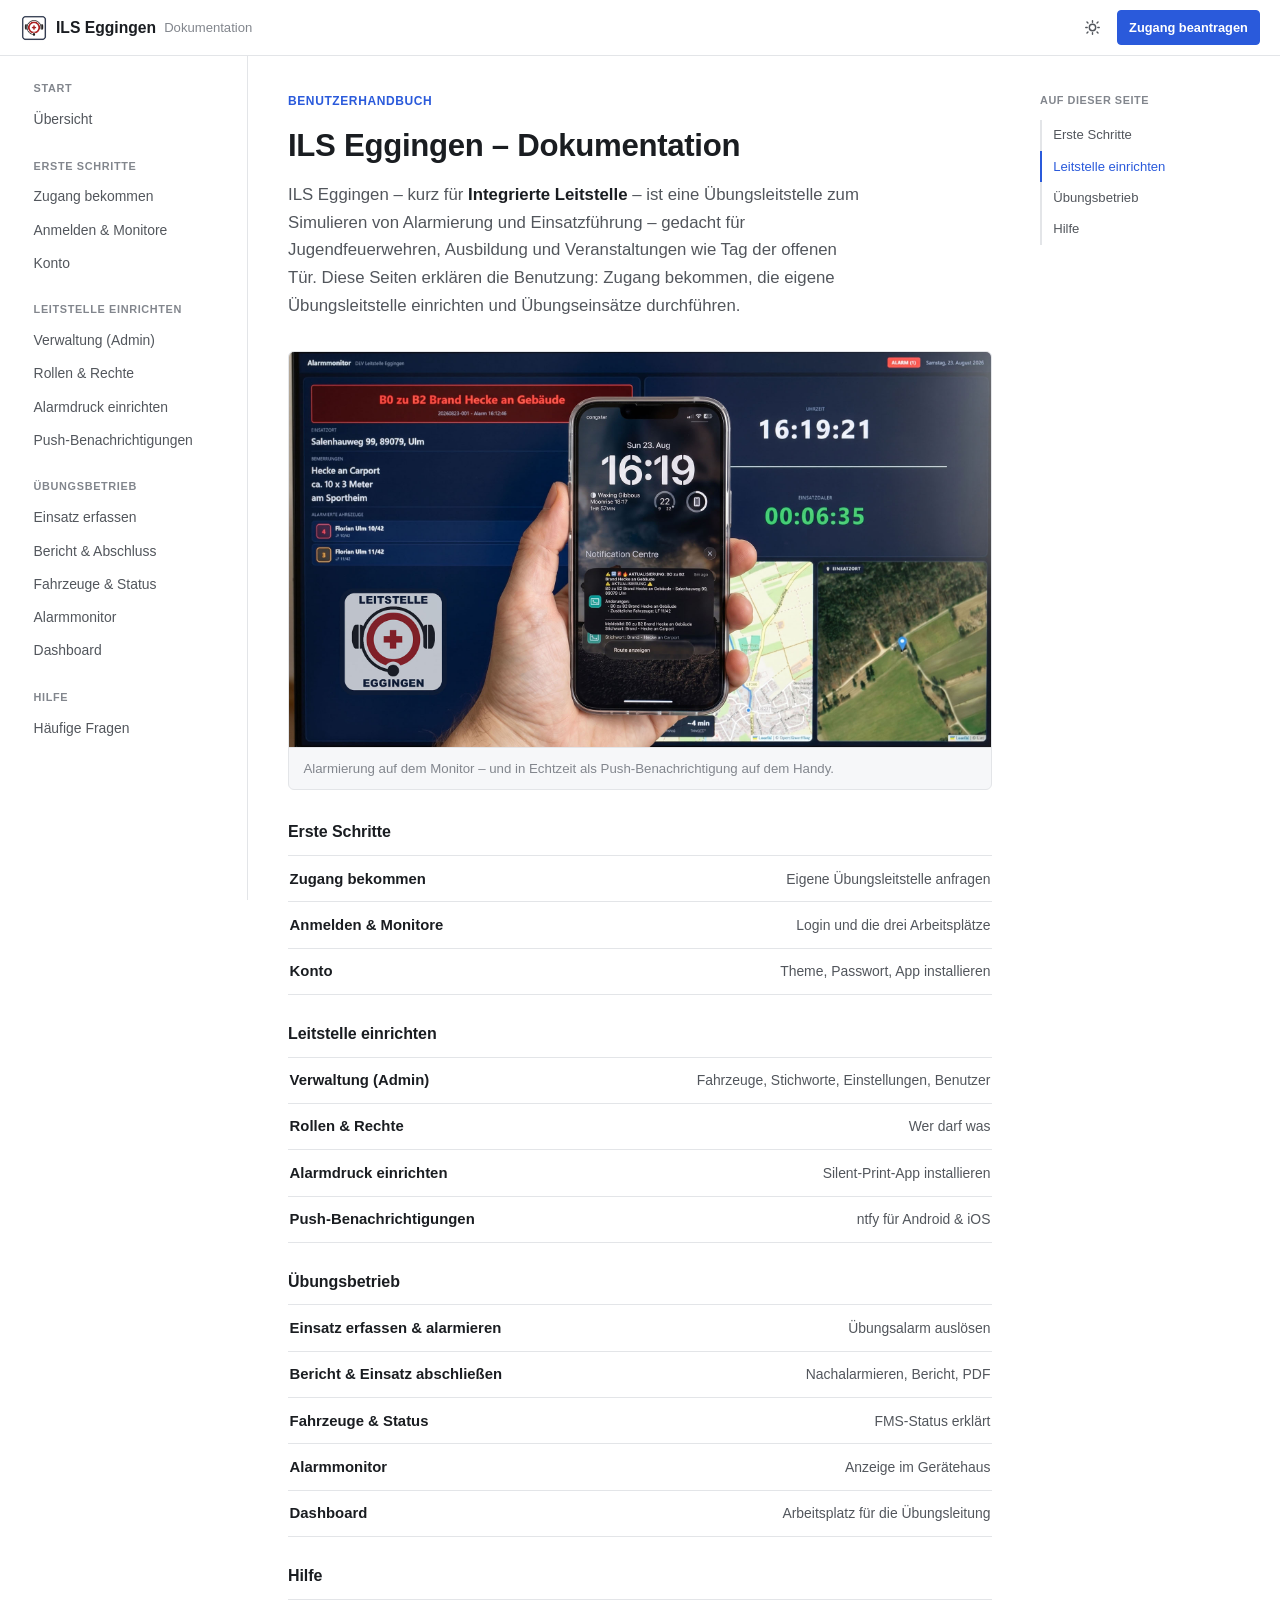
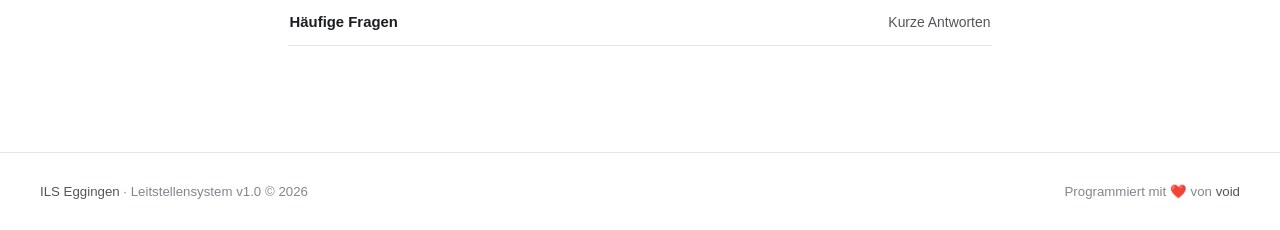
<file: index.html>
<!doctype html>
<html lang="de">
  <head>
    <meta charset="utf-8" />
    <meta name="viewport" content="width=device-width, initial-scale=1" />
    <title>ILS Eggingen – Dokumentation</title>
    <meta
      name="description"
      content="Anleitung für die Übungsleitstelle ILS Eggingen: Zugang beantragen, Leitstelle einrichten, Übungseinsätze erfassen und mehr."
    />
    <link rel="canonical" href="https://ils.ulm-eggingen.de/doku/" />
    <meta property="og:type" content="website" />
    <meta property="og:site_name" content="ILS Eggingen Doku" />
    <meta property="og:title" content="ILS Eggingen – Dokumentation" />
    <meta
      property="og:description"
      content="Anleitung für die Übungsleitstelle ILS Eggingen: Zugang beantragen, Leitstelle einrichten, Übungseinsätze erfassen und mehr."
    />
    <meta property="og:url" content="https://ils.ulm-eggingen.de/doku/" />
    <meta
      property="og:image"
      content="https://ils.ulm-eggingen.de/doku/assets/img/og-image.jpg"
    />
    <meta property="og:image:width" content="1200" />
    <meta property="og:image:height" content="630" />
    <meta property="og:locale" content="de_DE" />
    <meta name="twitter:card" content="summary_large_image" />
    <meta name="twitter:title" content="ILS Eggingen – Dokumentation" />
    <meta
      name="twitter:description"
      content="Anleitung für die Übungsleitstelle ILS Eggingen: Zugang beantragen, Leitstelle einrichten, Übungseinsätze erfassen und mehr."
    />
    <meta
      name="twitter:image"
      content="https://ils.ulm-eggingen.de/doku/assets/img/og-image.jpg"
    />
    <link rel="icon" type="image/png" href="assets/img/icon-192.png" />
    <link rel="apple-touch-icon" href="assets/img/icon-192.png" />
    <link rel="stylesheet" href="assets/css/style.css" />
  </head>
  <body>
    <a class="skip-link" href="#main">Zum Inhalt springen</a>

    <header class="topbar">
      <button
        class="icon-btn menu-toggle"
        id="menu-toggle"
        aria-label="Menü öffnen"
      >
        <svg
          viewBox="0 0 24 24"
          fill="none"
          stroke="currentColor"
          stroke-width="2"
          stroke-linecap="round"
        >
          <path d="M3 6h18M3 12h18M3 18h18" />
        </svg>
      </button>
      <a class="topbar-brand" href=".">
        <img
          class="logo-badge"
          src="assets/img/icon-192.png"
          alt=""
          width="28"
          height="28"
        />
        <span>ILS Eggingen</span>
        <span class="brand-sub">Dokumentation</span>
      </a>
      <div class="topbar-spacer"></div>
      <div class="topbar-actions">
        <button
          class="icon-btn"
          id="theme-toggle"
          aria-label="Design umschalten"
        >
          <svg
            viewBox="0 0 24 24"
            fill="none"
            stroke="currentColor"
            stroke-width="2"
            stroke-linecap="round"
            stroke-linejoin="round"
          >
            <circle cx="12" cy="12" r="4.5" />
            <path
              d="M12 2.5v2M12 19.5v2M4.2 4.2l1.4 1.4M18.4 18.4l1.4 1.4M2.5 12h2M19.5 12h2M4.2 19.8l1.4-1.4M18.4 5.6l1.4-1.4"
            />
          </svg>
        </button>
        <a class="btn btn-primary btn-sm" href="zugang">Zugang beantragen</a>
      </div>
    </header>

    <div class="shell">
      <div class="sidebar-scrim" id="sidebar-scrim"></div>
      <nav class="sidebar" aria-label="Dokumentation">
        <div class="nav-group">
          <div class="nav-group-title">Start</div>
          <a class="nav-link" href=".">Übersicht</a>
        </div>
        <div class="nav-group">
          <div class="nav-group-title">Erste Schritte</div>
          <a class="nav-link" href="zugang">Zugang bekommen</a>
          <a class="nav-link" href="erste-schritte">Anmelden &amp; Monitore</a>
          <a class="nav-link" href="konto">Konto</a>
        </div>
        <div class="nav-group">
          <div class="nav-group-title">Leitstelle einrichten</div>
          <a class="nav-link" href="verwaltung">Verwaltung (Admin)</a>
          <a class="nav-link" href="rollen">Rollen &amp; Rechte</a>
          <a class="nav-link" href="silent-print-einrichten"
            >Alarmdruck einrichten</a
          >
          <a class="nav-link" href="ntfy-einrichten">Push-Benachrichtigungen</a>
        </div>
        <div class="nav-group">
          <div class="nav-group-title">Übungsbetrieb</div>
          <a class="nav-link" href="einsatz-erfassen">Einsatz erfassen</a>
          <a class="nav-link" href="einsatz-bearbeiten"
            >Bericht &amp; Abschluss</a
          >
          <a class="nav-link" href="fahrzeuge">Fahrzeuge &amp; Status</a>
          <a class="nav-link" href="alarmmonitor">Alarmmonitor</a>
          <a class="nav-link" href="dashboard">Dashboard</a>
        </div>
        <div class="nav-group">
          <div class="nav-group-title">Hilfe</div>
          <a class="nav-link" href="faq">Häufige Fragen</a>
        </div>
      </nav>

      <main class="main" id="main">
        <div class="content wide">
          <span class="eyebrow">Benutzerhandbuch</span>
          <h1 class="page-title">ILS Eggingen – Dokumentation</h1>
          <p class="page-lede">
            ILS Eggingen – kurz für <strong>Integrierte Leitstelle</strong> –
            ist eine Übungsleitstelle zum Simulieren von Alarmierung und
            Einsatzführung – gedacht für Jugendfeuerwehren, Ausbildung und
            Veranstaltungen wie Tag der offenen Tür. Diese Seiten erklären die
            Benutzung: Zugang bekommen, die eigene Übungsleitstelle einrichten
            und Übungseinsätze durchführen.
          </p>

          <figure class="shot">
            <img
              src="assets/img/hero-ntfy.jpg"
              alt="Alarmmonitor im Hintergrund, im Vordergrund ein Smartphone mit einer ntfy-Push-Benachrichtigung zum selben Einsatz"
              loading="lazy"
            />
            <figcaption>
              Alarmierung auf dem Monitor – und in Echtzeit als
              Push-Benachrichtigung auf dem Handy.
            </figcaption>
          </figure>

          <div class="toc-group">
            <h2 id="erste-schritte">Erste Schritte</h2>
            <ul class="toc-list">
              <li>
                <a href="zugang"
                  ><span>Zugang bekommen</span
                  ><span class="toc-desc"
                    >Eigene Übungsleitstelle anfragen</span
                  ></a
                >
              </li>
              <li>
                <a href="erste-schritte"
                  ><span>Anmelden &amp; Monitore</span
                  ><span class="toc-desc"
                    >Login und die drei Arbeitsplätze</span
                  ></a
                >
              </li>
              <li>
                <a href="konto"
                  ><span>Konto</span
                  ><span class="toc-desc"
                    >Theme, Passwort, App installieren</span
                  ></a
                >
              </li>
            </ul>
          </div>

          <div class="toc-group">
            <h2 id="leitstelle-einrichten">Leitstelle einrichten</h2>
            <ul class="toc-list">
              <li>
                <a href="verwaltung"
                  ><span>Verwaltung (Admin)</span
                  ><span class="toc-desc"
                    >Fahrzeuge, Stichworte, Einstellungen, Benutzer</span
                  ></a
                >
              </li>
              <li>
                <a href="rollen"
                  ><span>Rollen &amp; Rechte</span
                  ><span class="toc-desc">Wer darf was</span></a
                >
              </li>
              <li>
                <a href="silent-print-einrichten"
                  ><span>Alarmdruck einrichten</span
                  ><span class="toc-desc"
                    >Silent-Print-App installieren</span
                  ></a
                >
              </li>
              <li>
                <a href="ntfy-einrichten"
                  ><span>Push-Benachrichtigungen</span
                  ><span class="toc-desc">ntfy für Android &amp; iOS</span></a
                >
              </li>
            </ul>
          </div>

          <div class="toc-group">
            <h2 id="uebungsbetrieb">Übungsbetrieb</h2>
            <ul class="toc-list">
              <li>
                <a href="einsatz-erfassen"
                  ><span>Einsatz erfassen &amp; alarmieren</span
                  ><span class="toc-desc">Übungsalarm auslösen</span></a
                >
              </li>
              <li>
                <a href="einsatz-bearbeiten"
                  ><span>Bericht &amp; Einsatz abschließen</span
                  ><span class="toc-desc">Nachalarmieren, Bericht, PDF</span></a
                >
              </li>
              <li>
                <a href="fahrzeuge"
                  ><span>Fahrzeuge &amp; Status</span
                  ><span class="toc-desc">FMS-Status erklärt</span></a
                >
              </li>
              <li>
                <a href="alarmmonitor"
                  ><span>Alarmmonitor</span
                  ><span class="toc-desc">Anzeige im Gerätehaus</span></a
                >
              </li>
              <li>
                <a href="dashboard"
                  ><span>Dashboard</span
                  ><span class="toc-desc"
                    >Arbeitsplatz für die Übungsleitung</span
                  ></a
                >
              </li>
            </ul>
          </div>

          <div class="toc-group">
            <h2 id="hilfe">Hilfe</h2>
            <ul class="toc-list">
              <li>
                <a href="faq"
                  ><span>Häufige Fragen</span
                  ><span class="toc-desc">Kurze Antworten</span></a
                >
              </li>
            </ul>
          </div>
        </div>
        <aside class="page-toc" id="page-toc"></aside>
      </main>
    </div>

    <footer class="site-footer">
      <div class="footer-inner">
        <span
          ><a href="https://ils.ulm-eggingen.de">ILS Eggingen</a> ·
          Leitstellensystem v1.0 © <span id="footer-year">2026</span></span
        >
        <span
          >Programmiert mit ❤️ von
          <a
            href="https://github.com/docVoid/"
            target="_blank"
            rel="noopener noreferrer"
            >void</a
          ></span
        >
      </div>
    </footer>

    <script src="assets/js/site.js"></script>
  </body>
</html>
</file>
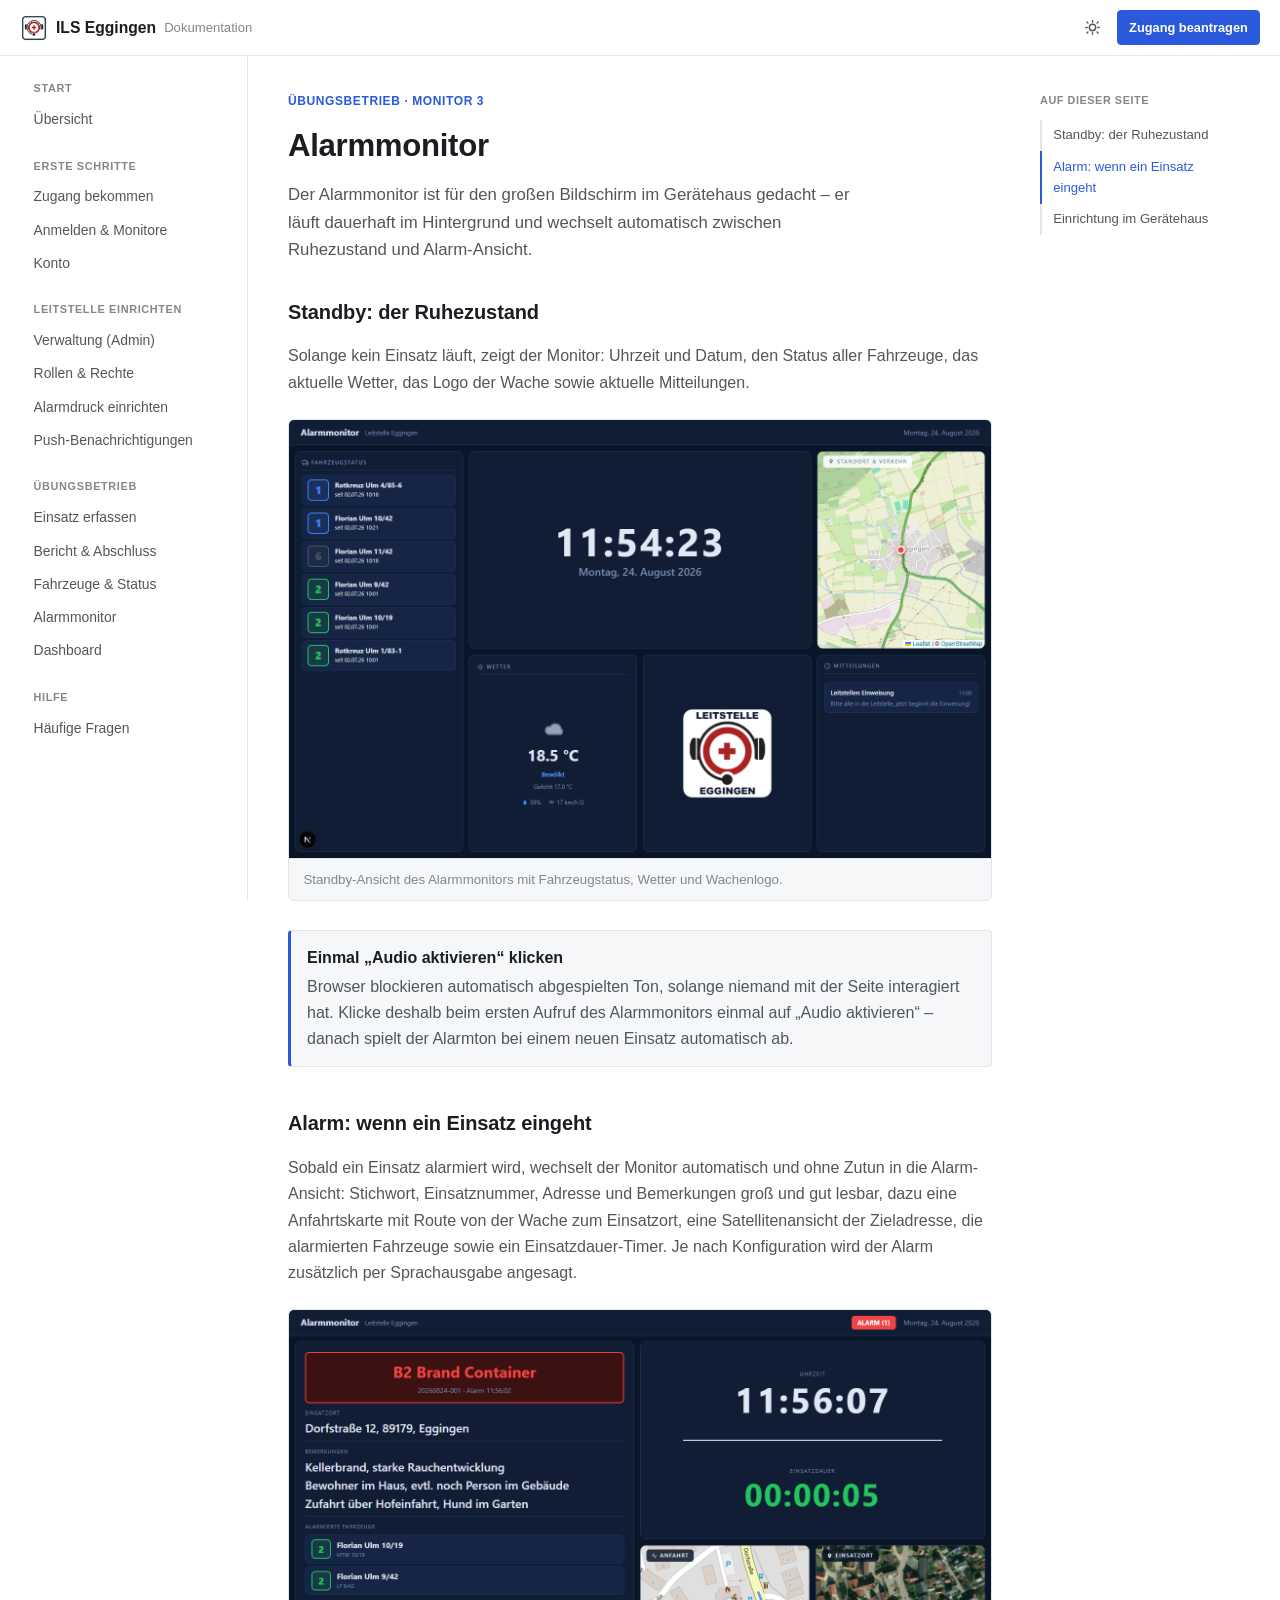
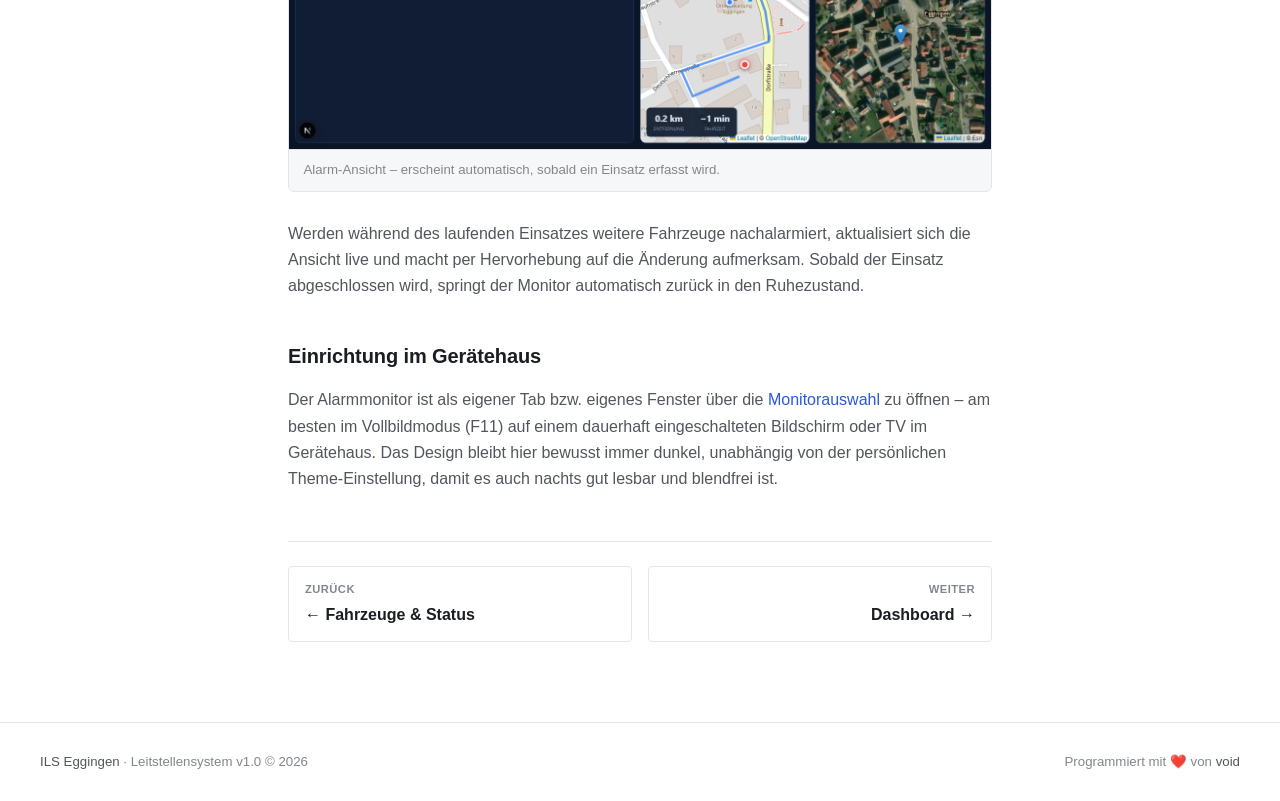
<file: alarmmonitor.html>
<!doctype html>
<html lang="de">
<head>
<meta charset="utf-8" />
<meta name="viewport" content="width=device-width, initial-scale=1" />
<title>Alarmmonitor – ILS Eggingen Doku</title>
<meta name="description" content="Der große Bildschirm im Gerätehaus: Standby-Ansicht mit Wetter und Fahrzeugstatus, Alarm-Ansicht mit Karte und Zeitleiste." />
<link rel="canonical" href="https://ils.ulm-eggingen.de/doku/alarmmonitor" />
<meta property="og:type" content="website" />
<meta property="og:site_name" content="ILS Eggingen Doku" />
<meta property="og:title" content="Alarmmonitor – ILS Eggingen Doku" />
<meta property="og:description" content="Der große Bildschirm im Gerätehaus: Standby-Ansicht mit Wetter und Fahrzeugstatus, Alarm-Ansicht mit Karte und Zeitleiste." />
<meta property="og:url" content="https://ils.ulm-eggingen.de/doku/alarmmonitor" />
<meta property="og:image" content="https://ils.ulm-eggingen.de/doku/assets/img/og-image.jpg" />
<meta property="og:image:width" content="1200" />
<meta property="og:image:height" content="630" />
<meta property="og:locale" content="de_DE" />
<meta name="twitter:card" content="summary_large_image" />
<meta name="twitter:title" content="Alarmmonitor – ILS Eggingen Doku" />
<meta name="twitter:description" content="Der große Bildschirm im Gerätehaus: Standby-Ansicht mit Wetter und Fahrzeugstatus, Alarm-Ansicht mit Karte und Zeitleiste." />
<meta name="twitter:image" content="https://ils.ulm-eggingen.de/doku/assets/img/og-image.jpg" />
<link rel="icon" type="image/png" href="assets/img/icon-192.png" />
<link rel="apple-touch-icon" href="assets/img/icon-192.png" />
<link rel="stylesheet" href="assets/css/style.css" />
</head>
<body>
<a class="skip-link" href="#main">Zum Inhalt springen</a>

<header class="topbar">
  <button class="icon-btn menu-toggle" id="menu-toggle" aria-label="Menü öffnen">
    <svg viewBox="0 0 24 24" fill="none" stroke="currentColor" stroke-width="2" stroke-linecap="round"><path d="M3 6h18M3 12h18M3 18h18"/></svg>
  </button>
  <a class="topbar-brand" href=".">
    <img class="logo-badge" src="assets/img/icon-192.png" alt="" width="28" height="28" />
    <span>ILS Eggingen</span>
    <span class="brand-sub">Dokumentation</span>
  </a>
  <div class="topbar-spacer"></div>
  <div class="topbar-actions">
    <button class="icon-btn" id="theme-toggle" aria-label="Design umschalten">
      <svg viewBox="0 0 24 24" fill="none" stroke="currentColor" stroke-width="2" stroke-linecap="round" stroke-linejoin="round"><circle cx="12" cy="12" r="4.5"/><path d="M12 2.5v2M12 19.5v2M4.2 4.2l1.4 1.4M18.4 18.4l1.4 1.4M2.5 12h2M19.5 12h2M4.2 19.8l1.4-1.4M18.4 5.6l1.4-1.4"/></svg>
    </button>
    <a class="btn btn-primary btn-sm" href="zugang">Zugang beantragen</a>
  </div>
</header>

<div class="shell">
  <div class="sidebar-scrim" id="sidebar-scrim"></div>
  <nav class="sidebar" aria-label="Dokumentation">
    <div class="nav-group">
      <div class="nav-group-title">Start</div>
      <a class="nav-link" href=".">Übersicht</a>
    </div>
    <div class="nav-group">
      <div class="nav-group-title">Erste Schritte</div>
      <a class="nav-link" href="zugang">Zugang bekommen</a>
      <a class="nav-link" href="erste-schritte">Anmelden &amp; Monitore</a>
      <a class="nav-link" href="konto">Konto</a>
    </div>
    <div class="nav-group">
      <div class="nav-group-title">Leitstelle einrichten</div>
      <a class="nav-link" href="verwaltung">Verwaltung (Admin)</a>
      <a class="nav-link" href="rollen">Rollen &amp; Rechte</a>
      <a class="nav-link" href="silent-print-einrichten">Alarmdruck einrichten</a>
      <a class="nav-link" href="ntfy-einrichten">Push-Benachrichtigungen</a>
    </div>
    <div class="nav-group">
      <div class="nav-group-title">Übungsbetrieb</div>
      <a class="nav-link" href="einsatz-erfassen">Einsatz erfassen</a>
      <a class="nav-link" href="einsatz-bearbeiten">Bericht &amp; Abschluss</a>
      <a class="nav-link" href="fahrzeuge">Fahrzeuge &amp; Status</a>
      <a class="nav-link" href="alarmmonitor">Alarmmonitor</a>
      <a class="nav-link" href="dashboard">Dashboard</a>
    </div>
    <div class="nav-group">
      <div class="nav-group-title">Hilfe</div>
      <a class="nav-link" href="faq">Häufige Fragen</a>
    </div>
  </nav>

  <main class="main" id="main">
    <div class="content wide">
      <span class="eyebrow">Übungsbetrieb · Monitor 3</span>
      <h1 class="page-title">Alarmmonitor</h1>
      <p class="page-lede">Der Alarmmonitor ist für den großen Bildschirm im Gerätehaus gedacht – er läuft dauerhaft im Hintergrund und wechselt automatisch zwischen Ruhezustand und Alarm-Ansicht.</p>

      <h2 id="standby-der-ruhezustand">Standby: der Ruhezustand</h2>
      <p>Solange kein Einsatz läuft, zeigt der Monitor: Uhrzeit und Datum, den Status aller Fahrzeuge, das aktuelle Wetter, das Logo der Wache sowie aktuelle Mitteilungen.</p>

      <figure class="shot">
        <img src="assets/img/monitor-standby.png" alt="Alarmmonitor im Ruhezustand mit Fahrzeugstatus, Uhrzeit, Wetter und Wachenlogo" loading="lazy" />
        <figcaption>Standby-Ansicht des Alarmmonitors mit Fahrzeugstatus, Wetter und Wachenlogo.</figcaption>
      </figure>

      <div class="callout callout-info">
        <svg viewBox="0 0 24 24" fill="none" stroke="currentColor" stroke-width="2" stroke-linecap="round" stroke-linejoin="round"><circle cx="12" cy="12" r="9"/><path d="M12 8h.01M11 12h1v5h1"/></svg>
        <div>
          <span class="callout-title">Einmal „Audio aktivieren“ klicken</span>
          <p>Browser blockieren automatisch abgespielten Ton, solange niemand mit der Seite interagiert hat. Klicke deshalb beim ersten Aufruf des Alarmmonitors einmal auf „Audio aktivieren“ – danach spielt der Alarmton bei einem neuen Einsatz automatisch ab.</p>
        </div>
      </div>

      <h2 id="alarm-wenn-ein-einsatz-eingeht">Alarm: wenn ein Einsatz eingeht</h2>
      <p>Sobald ein Einsatz alarmiert wird, wechselt der Monitor automatisch und ohne Zutun in die Alarm-Ansicht: Stichwort, Einsatznummer, Adresse und Bemerkungen groß und gut lesbar, dazu eine Anfahrtskarte mit Route von der Wache zum Einsatzort, eine Satellitenansicht der Zieladresse, die alarmierten Fahrzeuge sowie ein Einsatzdauer-Timer. Je nach Konfiguration wird der Alarm zusätzlich per Sprachausgabe angesagt.</p>

      <figure class="shot">
        <img src="assets/img/monitor-alarm.png" alt="Alarmmonitor in der Alarm-Ansicht mit Stichwort, Adresse, alarmierten Fahrzeugen, Anfahrtskarte und Einsatzdauer" loading="lazy" />
        <figcaption>Alarm-Ansicht – erscheint automatisch, sobald ein Einsatz erfasst wird.</figcaption>
      </figure>

      <p>Werden während des laufenden Einsatzes weitere Fahrzeuge nachalarmiert, aktualisiert sich die Ansicht live und macht per Hervorhebung auf die Änderung aufmerksam. Sobald der Einsatz abgeschlossen wird, springt der Monitor automatisch zurück in den Ruhezustand.</p>

      <h2 id="einrichtung-im-geraetehaus">Einrichtung im Gerätehaus</h2>
      <p>Der Alarmmonitor ist als eigener Tab bzw. eigenes Fenster über die <a href="erste-schritte">Monitorauswahl</a> zu öffnen – am besten im Vollbildmodus (F11) auf einem dauerhaft eingeschalteten Bildschirm oder TV im Gerätehaus. Das Design bleibt hier bewusst immer dunkel, unabhängig von der persönlichen Theme-Einstellung, damit es auch nachts gut lesbar und blendfrei ist.</p>

      <div class="pagenav">
        <a class="prev" href="fahrzeuge"><span class="pn-label">Zurück</span><span class="pn-title">← Fahrzeuge &amp; Status</span></a>
        <a class="next" href="dashboard"><span class="pn-label">Weiter</span><span class="pn-title">Dashboard →</span></a>
      </div>
    </div>
    <aside class="page-toc" id="page-toc"></aside>
  </main>
</div>

<footer class="site-footer">
  <div class="footer-inner">
    <span><a href="https://ils.ulm-eggingen.de">ILS Eggingen</a> · Leitstellensystem v1.0 © <span id="footer-year">2026</span></span>
    <span>Programmiert mit ❤️ von <a href="https://github.com/docVoid/" target="_blank" rel="noopener noreferrer">void</a></span>
  </div>
</footer>

<script src="assets/js/site.js"></script>
</body>
</html>
</file>
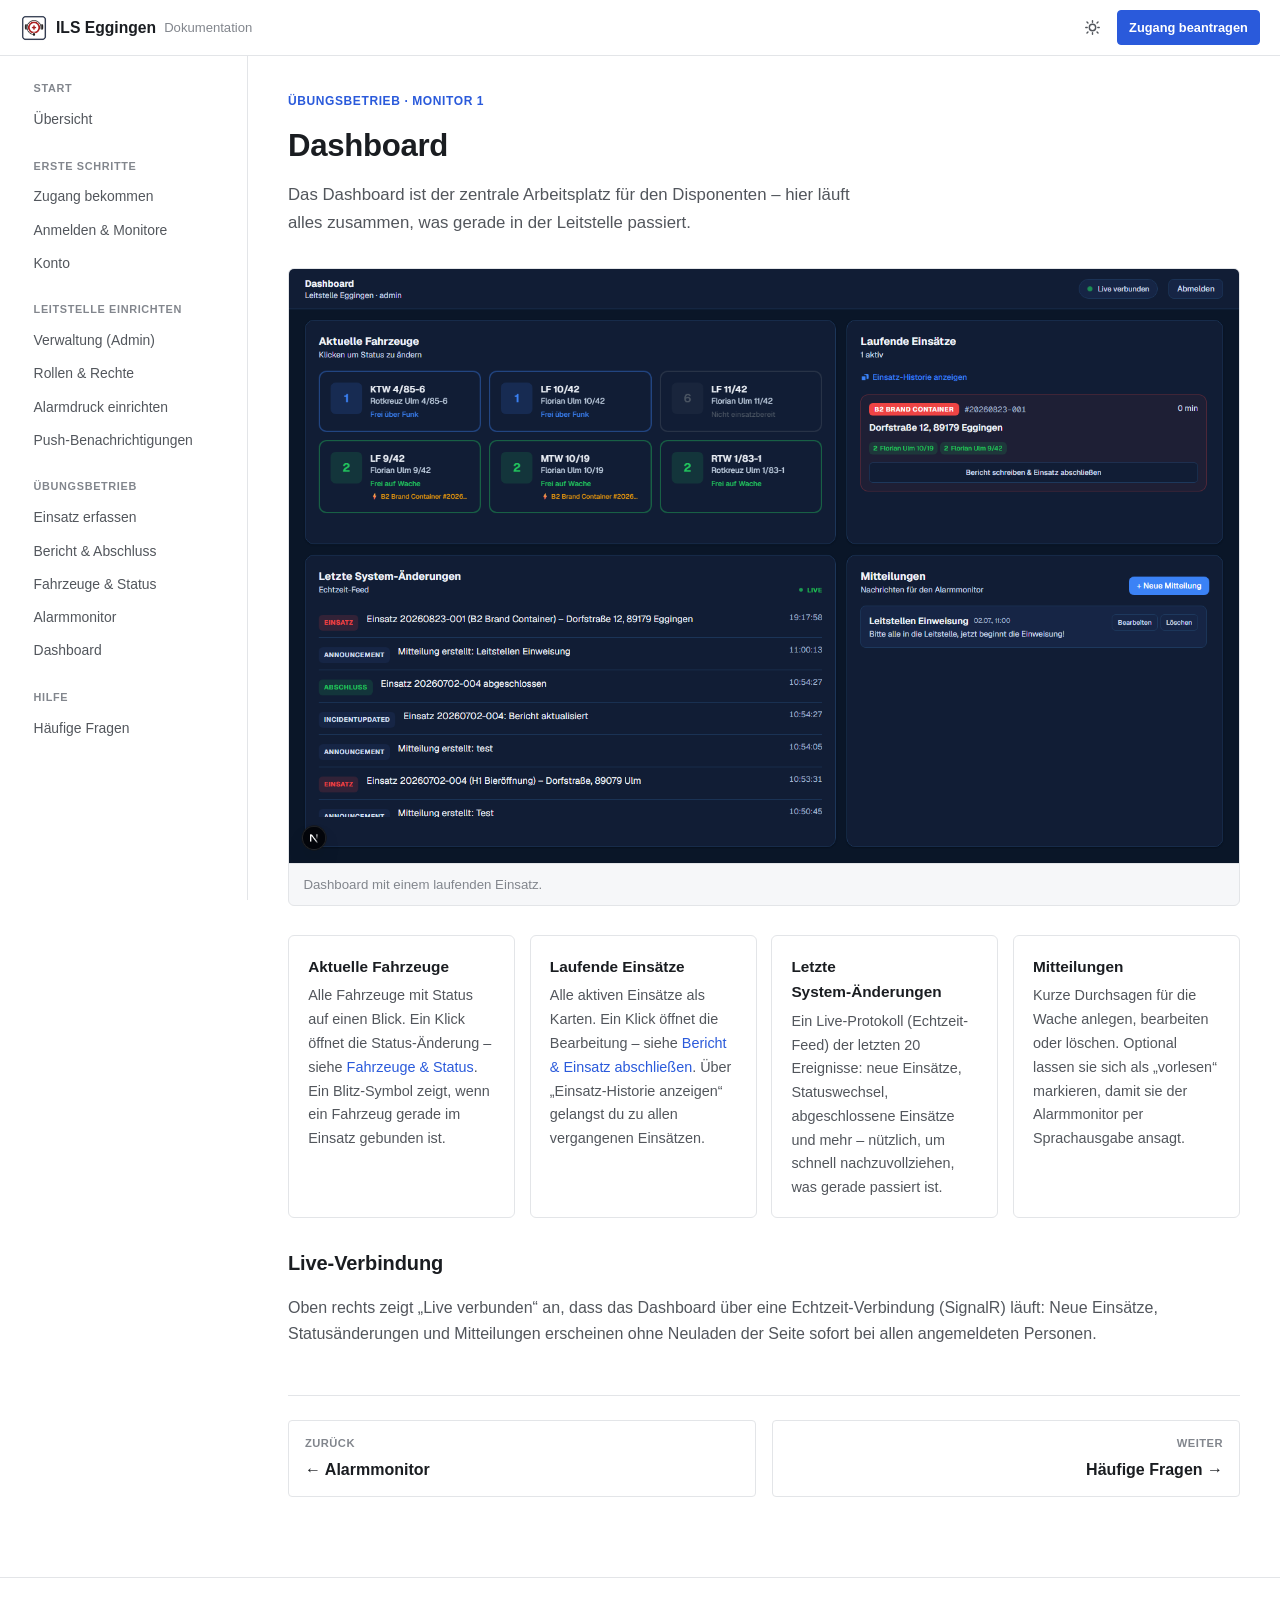
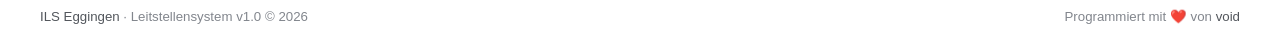
<file: dashboard.html>
<!doctype html>
<html lang="de">
<head>
<meta charset="utf-8" />
<meta name="viewport" content="width=device-width, initial-scale=1" />
<title>Dashboard – ILS Eggingen Doku</title>
<meta name="description" content="Der Disponenten-Arbeitsplatz im Detail: Fahrzeugübersicht, laufende Einsätze, System-Ereignisse und Mitteilungen." />
<link rel="canonical" href="https://ils.ulm-eggingen.de/doku/dashboard" />
<meta property="og:type" content="website" />
<meta property="og:site_name" content="ILS Eggingen Doku" />
<meta property="og:title" content="Dashboard – ILS Eggingen Doku" />
<meta property="og:description" content="Der Disponenten-Arbeitsplatz im Detail: Fahrzeugübersicht, laufende Einsätze, System-Ereignisse und Mitteilungen." />
<meta property="og:url" content="https://ils.ulm-eggingen.de/doku/dashboard" />
<meta property="og:image" content="https://ils.ulm-eggingen.de/doku/assets/img/og-image.jpg" />
<meta property="og:image:width" content="1200" />
<meta property="og:image:height" content="630" />
<meta property="og:locale" content="de_DE" />
<meta name="twitter:card" content="summary_large_image" />
<meta name="twitter:title" content="Dashboard – ILS Eggingen Doku" />
<meta name="twitter:description" content="Der Disponenten-Arbeitsplatz im Detail: Fahrzeugübersicht, laufende Einsätze, System-Ereignisse und Mitteilungen." />
<meta name="twitter:image" content="https://ils.ulm-eggingen.de/doku/assets/img/og-image.jpg" />
<link rel="icon" type="image/png" href="assets/img/icon-192.png" />
<link rel="apple-touch-icon" href="assets/img/icon-192.png" />
<link rel="stylesheet" href="assets/css/style.css" />
</head>
<body>
<a class="skip-link" href="#main">Zum Inhalt springen</a>

<header class="topbar">
  <button class="icon-btn menu-toggle" id="menu-toggle" aria-label="Menü öffnen">
    <svg viewBox="0 0 24 24" fill="none" stroke="currentColor" stroke-width="2" stroke-linecap="round"><path d="M3 6h18M3 12h18M3 18h18"/></svg>
  </button>
  <a class="topbar-brand" href=".">
    <img class="logo-badge" src="assets/img/icon-192.png" alt="" width="28" height="28" />
    <span>ILS Eggingen</span>
    <span class="brand-sub">Dokumentation</span>
  </a>
  <div class="topbar-spacer"></div>
  <div class="topbar-actions">
    <button class="icon-btn" id="theme-toggle" aria-label="Design umschalten">
      <svg viewBox="0 0 24 24" fill="none" stroke="currentColor" stroke-width="2" stroke-linecap="round" stroke-linejoin="round"><circle cx="12" cy="12" r="4.5"/><path d="M12 2.5v2M12 19.5v2M4.2 4.2l1.4 1.4M18.4 18.4l1.4 1.4M2.5 12h2M19.5 12h2M4.2 19.8l1.4-1.4M18.4 5.6l1.4-1.4"/></svg>
    </button>
    <a class="btn btn-primary btn-sm" href="zugang">Zugang beantragen</a>
  </div>
</header>

<div class="shell">
  <div class="sidebar-scrim" id="sidebar-scrim"></div>
  <nav class="sidebar" aria-label="Dokumentation">
    <div class="nav-group">
      <div class="nav-group-title">Start</div>
      <a class="nav-link" href=".">Übersicht</a>
    </div>
    <div class="nav-group">
      <div class="nav-group-title">Erste Schritte</div>
      <a class="nav-link" href="zugang">Zugang bekommen</a>
      <a class="nav-link" href="erste-schritte">Anmelden &amp; Monitore</a>
      <a class="nav-link" href="konto">Konto</a>
    </div>
    <div class="nav-group">
      <div class="nav-group-title">Leitstelle einrichten</div>
      <a class="nav-link" href="verwaltung">Verwaltung (Admin)</a>
      <a class="nav-link" href="rollen">Rollen &amp; Rechte</a>
      <a class="nav-link" href="silent-print-einrichten">Alarmdruck einrichten</a>
      <a class="nav-link" href="ntfy-einrichten">Push-Benachrichtigungen</a>
    </div>
    <div class="nav-group">
      <div class="nav-group-title">Übungsbetrieb</div>
      <a class="nav-link" href="einsatz-erfassen">Einsatz erfassen</a>
      <a class="nav-link" href="einsatz-bearbeiten">Bericht &amp; Abschluss</a>
      <a class="nav-link" href="fahrzeuge">Fahrzeuge &amp; Status</a>
      <a class="nav-link" href="alarmmonitor">Alarmmonitor</a>
      <a class="nav-link" href="dashboard">Dashboard</a>
    </div>
    <div class="nav-group">
      <div class="nav-group-title">Hilfe</div>
      <a class="nav-link" href="faq">Häufige Fragen</a>
    </div>
  </nav>

  <main class="main" id="main">
    <div class="content wide">
      <span class="eyebrow">Übungsbetrieb · Monitor 1</span>
      <h1 class="page-title">Dashboard</h1>
      <p class="page-lede">Das Dashboard ist der zentrale Arbeitsplatz für den Disponenten – hier läuft alles zusammen, was gerade in der Leitstelle passiert.</p>

      <figure class="shot">
        <img src="assets/img/dashboard-aktiv.png" alt="Dashboard mit Fahrzeugübersicht, einem laufenden Einsatz, System-Änderungen und Mitteilungen" loading="lazy" />
        <figcaption>Dashboard mit einem laufenden Einsatz.</figcaption>
      </figure>

      <div class="card-grid">
        <div class="card">
          <span class="card-icon"><svg viewBox="0 0 24 24" fill="none" stroke="currentColor" stroke-width="2" stroke-linecap="round" stroke-linejoin="round"><path d="M3 16V8a1 1 0 0 1 1-1h9l4 4h3a1 1 0 0 1 1 1v4"/><circle cx="7.5" cy="16.5" r="2"/><circle cx="17.5" cy="16.5" r="2"/></svg></span>
          <h3>Aktuelle Fahrzeuge</h3>
          <p>Alle Fahrzeuge mit Status auf einen Blick. Ein Klick öffnet die Status-Änderung – siehe <a href="fahrzeuge">Fahrzeuge &amp; Status</a>. Ein Blitz-Symbol zeigt, wenn ein Fahrzeug gerade im Einsatz gebunden ist.</p>
        </div>
        <div class="card">
          <span class="card-icon"><svg viewBox="0 0 24 24" fill="none" stroke="currentColor" stroke-width="2" stroke-linecap="round" stroke-linejoin="round"><path d="M18.6 12.5a6.5 6.5 0 1 0-13.2 0c0 4-1.4 5.2-1.4 5.2h16s-1.4-1.2-1.4-5.2Z"/></svg></span>
          <h3>Laufende Einsätze</h3>
          <p>Alle aktiven Einsätze als Karten. Ein Klick öffnet die Bearbeitung – siehe <a href="einsatz-bearbeiten">Bericht &amp; Einsatz abschließen</a>. Über „Einsatz-Historie anzeigen“ gelangst du zu allen vergangenen Einsätzen.</p>
        </div>
        <div class="card">
          <span class="card-icon"><svg viewBox="0 0 24 24" fill="none" stroke="currentColor" stroke-width="2" stroke-linecap="round" stroke-linejoin="round"><path d="M4 19V6a2 2 0 0 1 2-2h11l3 3v12a2 2 0 0 1-2 2H6a2 2 0 0 1-2-2Z"/><path d="M8 9h8M8 13h8M8 17h5"/></svg></span>
          <h3>Letzte System-Änderungen</h3>
          <p>Ein Live-Protokoll (Echtzeit-Feed) der letzten 20 Ereignisse: neue Einsätze, Statuswechsel, abgeschlossene Einsätze und mehr – nützlich, um schnell nachzuvollziehen, was gerade passiert ist.</p>
        </div>
        <div class="card">
          <span class="card-icon"><svg viewBox="0 0 24 24" fill="none" stroke="currentColor" stroke-width="2" stroke-linecap="round" stroke-linejoin="round"><path d="M21 11.5a8.38 8.38 0 0 1-8.5 8.5 8.5 8.5 0 0 1-4-1L3 20l1-4.5a8.38 8.38 0 0 1-1-4A8.5 8.5 0 0 1 11.5 3 8.38 8.38 0 0 1 21 11.5Z"/></svg></span>
          <h3>Mitteilungen</h3>
          <p>Kurze Durchsagen für die Wache anlegen, bearbeiten oder löschen. Optional lassen sie sich als „vorlesen“ markieren, damit sie der Alarmmonitor per Sprachausgabe ansagt.</p>
        </div>
      </div>

      <h2 id="live-verbindung">Live-Verbindung</h2>
      <p>Oben rechts zeigt „Live verbunden“ an, dass das Dashboard über eine Echtzeit-Verbindung (SignalR) läuft: Neue Einsätze, Statusänderungen und Mitteilungen erscheinen ohne Neuladen der Seite sofort bei allen angemeldeten Personen.</p>

      <div class="pagenav">
        <a class="prev" href="alarmmonitor"><span class="pn-label">Zurück</span><span class="pn-title">← Alarmmonitor</span></a>
        <a class="next" href="faq"><span class="pn-label">Weiter</span><span class="pn-title">Häufige Fragen →</span></a>
      </div>
    </div>
    <aside class="page-toc" id="page-toc"></aside>
  </main>
</div>

<footer class="site-footer">
  <div class="footer-inner">
    <span><a href="https://ils.ulm-eggingen.de">ILS Eggingen</a> · Leitstellensystem v1.0 © <span id="footer-year">2026</span></span>
    <span>Programmiert mit ❤️ von <a href="https://github.com/docVoid/" target="_blank" rel="noopener noreferrer">void</a></span>
  </div>
</footer>

<script src="assets/js/site.js"></script>
</body>
</html>
</file>
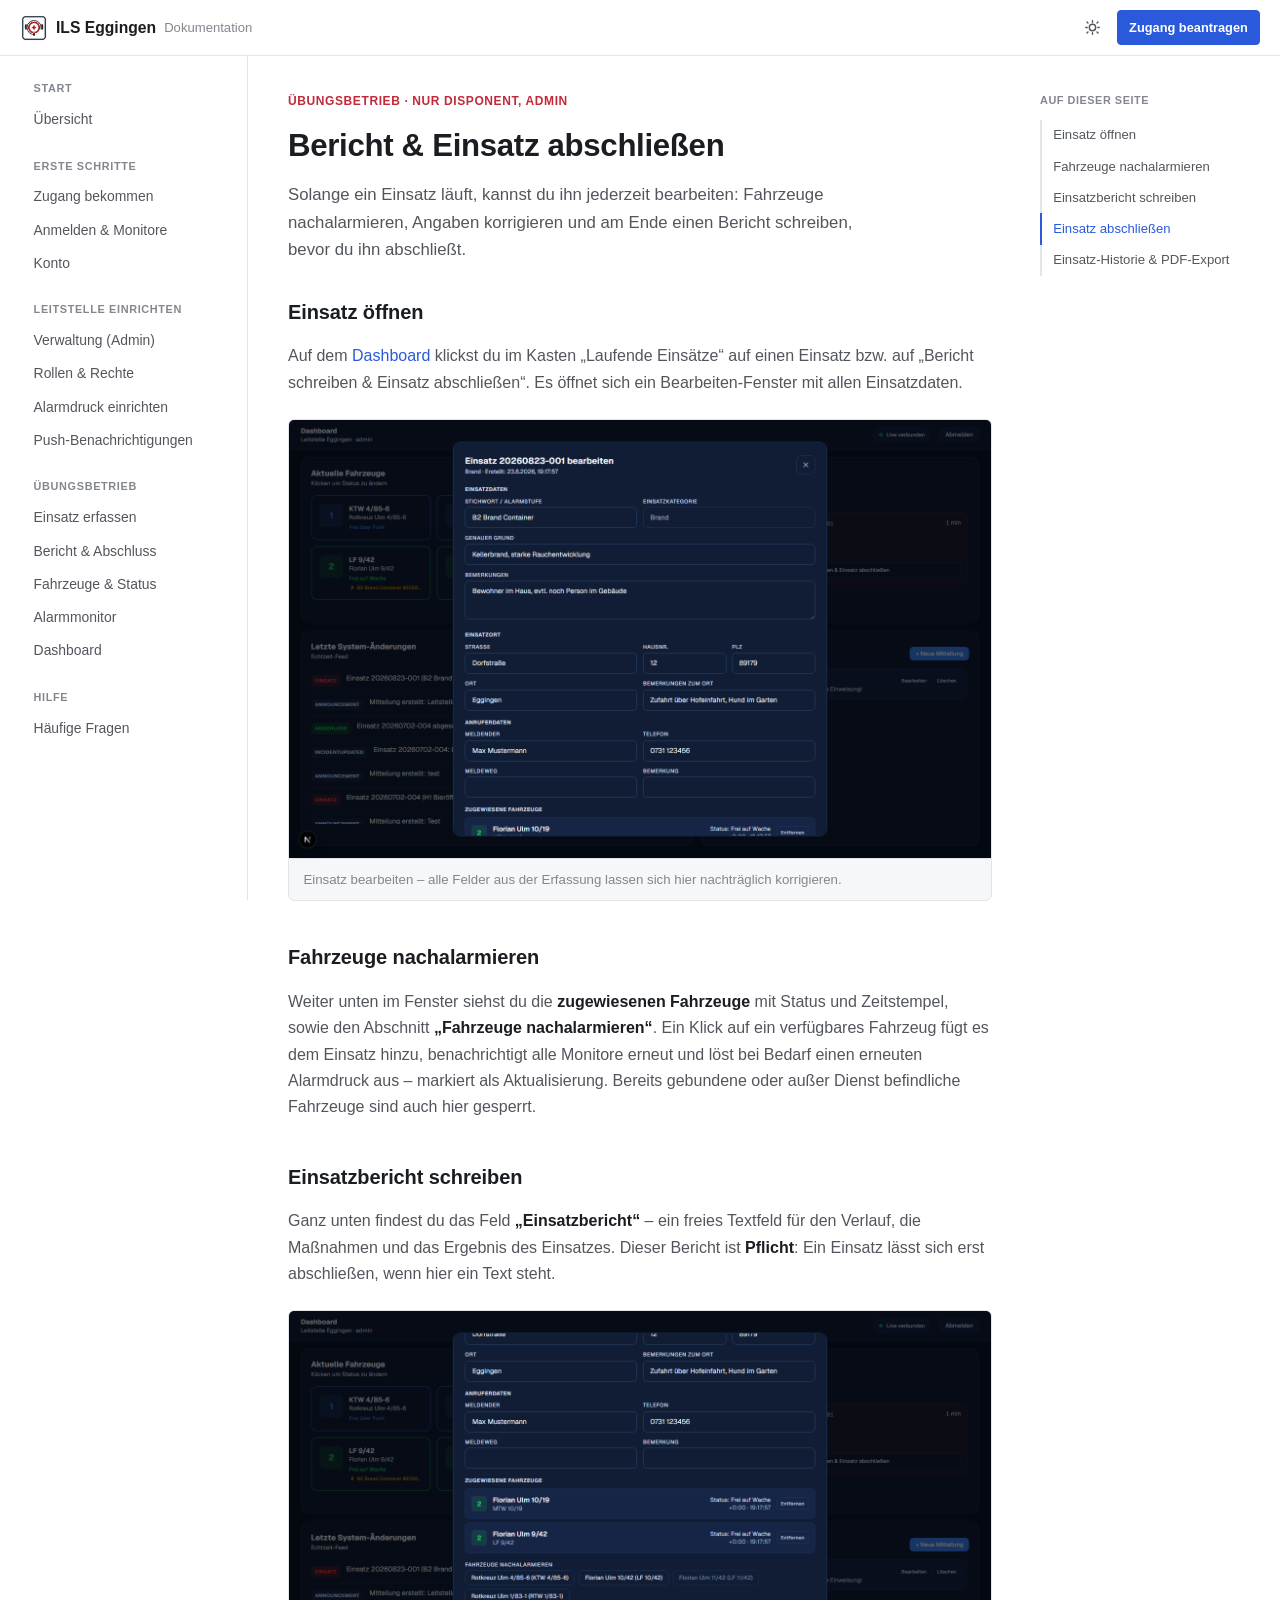
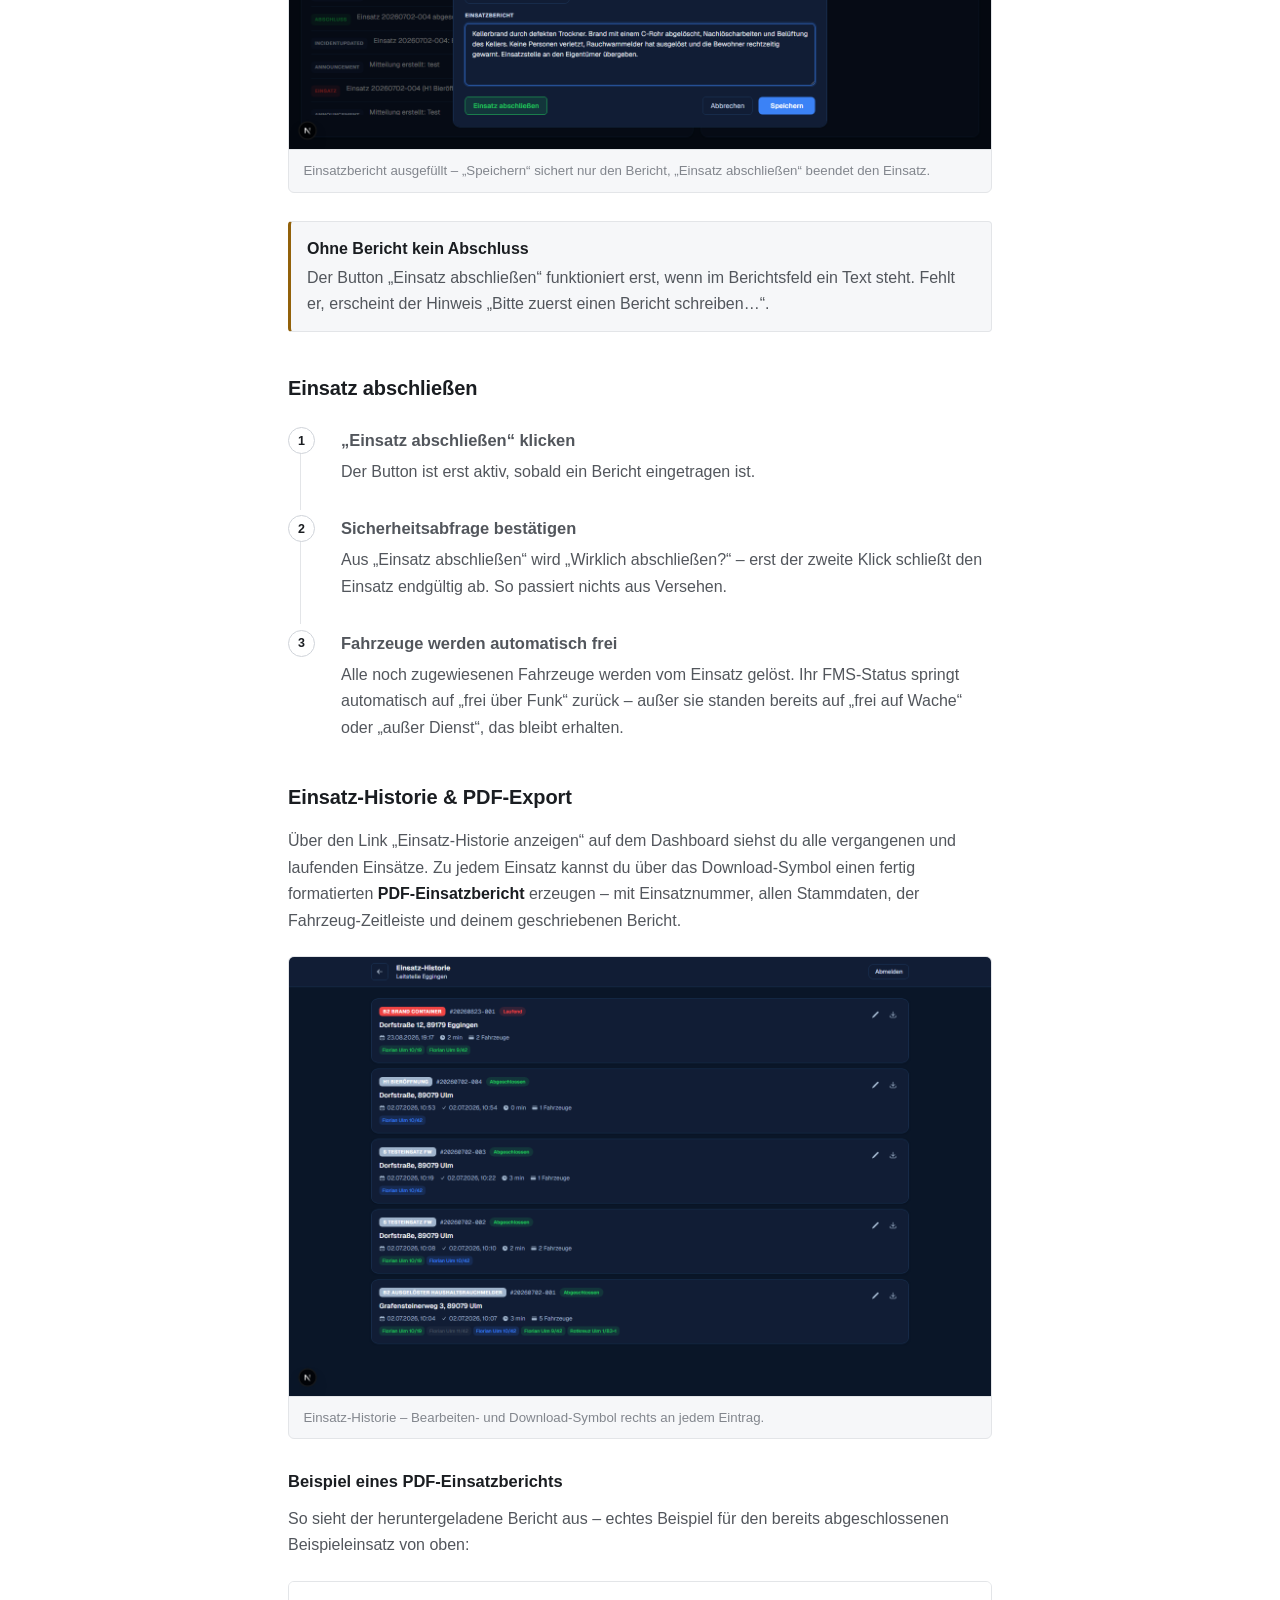
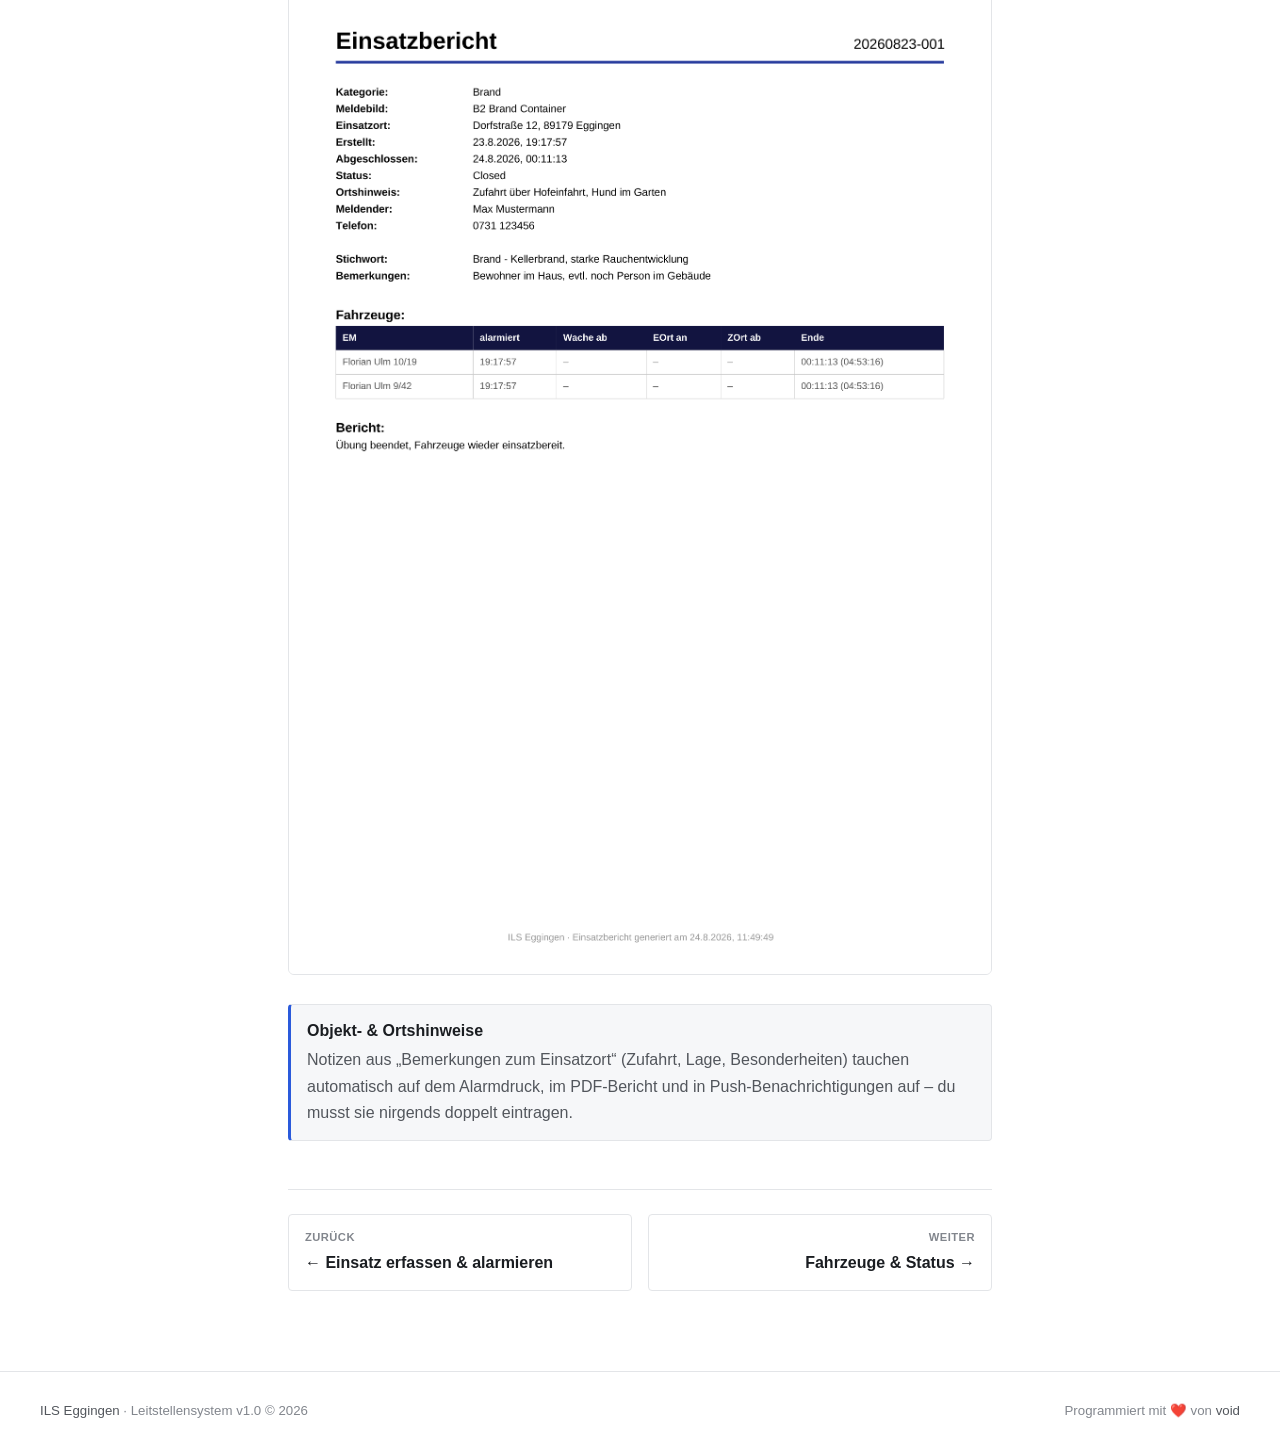
<file: einsatz-bearbeiten.html>
<!doctype html>
<html lang="de">
<head>
<meta charset="utf-8" />
<meta name="viewport" content="width=device-width, initial-scale=1" />
<title>Bericht &amp; Einsatz abschließen – ILS Eggingen Doku</title>
<meta name="description" content="Fahrzeuge nachalarmieren, Einsatzbericht schreiben, Einsatz abschließen und als PDF exportieren." />
<link rel="canonical" href="https://ils.ulm-eggingen.de/doku/einsatz-bearbeiten" />
<meta property="og:type" content="website" />
<meta property="og:site_name" content="ILS Eggingen Doku" />
<meta property="og:title" content="Bericht &amp; Einsatz abschließen – ILS Eggingen Doku" />
<meta property="og:description" content="Fahrzeuge nachalarmieren, Einsatzbericht schreiben, Einsatz abschließen und als PDF exportieren." />
<meta property="og:url" content="https://ils.ulm-eggingen.de/doku/einsatz-bearbeiten" />
<meta property="og:image" content="https://ils.ulm-eggingen.de/doku/assets/img/og-image.jpg" />
<meta property="og:image:width" content="1200" />
<meta property="og:image:height" content="630" />
<meta property="og:locale" content="de_DE" />
<meta name="twitter:card" content="summary_large_image" />
<meta name="twitter:title" content="Bericht &amp; Einsatz abschließen – ILS Eggingen Doku" />
<meta name="twitter:description" content="Fahrzeuge nachalarmieren, Einsatzbericht schreiben, Einsatz abschließen und als PDF exportieren." />
<meta name="twitter:image" content="https://ils.ulm-eggingen.de/doku/assets/img/og-image.jpg" />
<link rel="icon" type="image/png" href="assets/img/icon-192.png" />
<link rel="apple-touch-icon" href="assets/img/icon-192.png" />
<link rel="stylesheet" href="assets/css/style.css" />
</head>
<body>
<a class="skip-link" href="#main">Zum Inhalt springen</a>

<header class="topbar">
  <button class="icon-btn menu-toggle" id="menu-toggle" aria-label="Menü öffnen">
    <svg viewBox="0 0 24 24" fill="none" stroke="currentColor" stroke-width="2" stroke-linecap="round"><path d="M3 6h18M3 12h18M3 18h18"/></svg>
  </button>
  <a class="topbar-brand" href=".">
    <img class="logo-badge" src="assets/img/icon-192.png" alt="" width="28" height="28" />
    <span>ILS Eggingen</span>
    <span class="brand-sub">Dokumentation</span>
  </a>
  <div class="topbar-spacer"></div>
  <div class="topbar-actions">
    <button class="icon-btn" id="theme-toggle" aria-label="Design umschalten">
      <svg viewBox="0 0 24 24" fill="none" stroke="currentColor" stroke-width="2" stroke-linecap="round" stroke-linejoin="round"><circle cx="12" cy="12" r="4.5"/><path d="M12 2.5v2M12 19.5v2M4.2 4.2l1.4 1.4M18.4 18.4l1.4 1.4M2.5 12h2M19.5 12h2M4.2 19.8l1.4-1.4M18.4 5.6l1.4-1.4"/></svg>
    </button>
    <a class="btn btn-primary btn-sm" href="zugang">Zugang beantragen</a>
  </div>
</header>

<div class="shell">
  <div class="sidebar-scrim" id="sidebar-scrim"></div>
  <nav class="sidebar" aria-label="Dokumentation">
    <div class="nav-group">
      <div class="nav-group-title">Start</div>
      <a class="nav-link" href=".">Übersicht</a>
    </div>
    <div class="nav-group">
      <div class="nav-group-title">Erste Schritte</div>
      <a class="nav-link" href="zugang">Zugang bekommen</a>
      <a class="nav-link" href="erste-schritte">Anmelden &amp; Monitore</a>
      <a class="nav-link" href="konto">Konto</a>
    </div>
    <div class="nav-group">
      <div class="nav-group-title">Leitstelle einrichten</div>
      <a class="nav-link" href="verwaltung">Verwaltung (Admin)</a>
      <a class="nav-link" href="rollen">Rollen &amp; Rechte</a>
      <a class="nav-link" href="silent-print-einrichten">Alarmdruck einrichten</a>
      <a class="nav-link" href="ntfy-einrichten">Push-Benachrichtigungen</a>
    </div>
    <div class="nav-group">
      <div class="nav-group-title">Übungsbetrieb</div>
      <a class="nav-link" href="einsatz-erfassen">Einsatz erfassen</a>
      <a class="nav-link" href="einsatz-bearbeiten">Bericht &amp; Abschluss</a>
      <a class="nav-link" href="fahrzeuge">Fahrzeuge &amp; Status</a>
      <a class="nav-link" href="alarmmonitor">Alarmmonitor</a>
      <a class="nav-link" href="dashboard">Dashboard</a>
    </div>
    <div class="nav-group">
      <div class="nav-group-title">Hilfe</div>
      <a class="nav-link" href="faq">Häufige Fragen</a>
    </div>
  </nav>

  <main class="main" id="main">
    <div class="content wide">
      <span class="eyebrow alarm">Übungsbetrieb · nur Disponent, Admin</span>
      <h1 class="page-title">Bericht &amp; Einsatz abschließen</h1>
      <p class="page-lede">Solange ein Einsatz läuft, kannst du ihn jederzeit bearbeiten: Fahrzeuge nachalarmieren, Angaben korrigieren und am Ende einen Bericht schreiben, bevor du ihn abschließt.</p>

      <h2 id="einsatz-oeffnen">Einsatz öffnen</h2>
      <p>Auf dem <a href="dashboard">Dashboard</a> klickst du im Kasten „Laufende Einsätze“ auf einen Einsatz bzw. auf „Bericht schreiben &amp; Einsatz abschließen“. Es öffnet sich ein Bearbeiten-Fenster mit allen Einsatzdaten.</p>

      <figure class="shot">
        <img src="assets/img/einsatz-bearbeiten.png" alt="Einsatz-Bearbeiten-Fenster mit Einsatzdaten, Einsatzort und Anruferdaten" loading="lazy" />
        <figcaption>Einsatz bearbeiten – alle Felder aus der Erfassung lassen sich hier nachträglich korrigieren.</figcaption>
      </figure>

      <h2 id="fahrzeuge-nachalarmieren">Fahrzeuge nachalarmieren</h2>
      <p>Weiter unten im Fenster siehst du die <strong>zugewiesenen Fahrzeuge</strong> mit Status und Zeitstempel, sowie den Abschnitt <strong>„Fahrzeuge nachalarmieren“</strong>. Ein Klick auf ein verfügbares Fahrzeug fügt es dem Einsatz hinzu, benachrichtigt alle Monitore erneut und löst bei Bedarf einen erneuten Alarmdruck aus – markiert als Aktualisierung. Bereits gebundene oder außer Dienst befindliche Fahrzeuge sind auch hier gesperrt.</p>

      <h2 id="einsatzbericht-schreiben">Einsatzbericht schreiben</h2>
      <p>Ganz unten findest du das Feld <strong>„Einsatzbericht“</strong> – ein freies Textfeld für den Verlauf, die Maßnahmen und das Ergebnis des Einsatzes. Dieser Bericht ist <strong>Pflicht</strong>: Ein Einsatz lässt sich erst abschließen, wenn hier ein Text steht.</p>

      <figure class="shot">
        <img src="assets/img/einsatzbericht.png" alt="Ausgefülltes Einsatzbericht-Feld mit den Buttons Einsatz abschließen, Abbrechen und Speichern" loading="lazy" />
        <figcaption>Einsatzbericht ausgefüllt – „Speichern“ sichert nur den Bericht, „Einsatz abschließen“ beendet den Einsatz.</figcaption>
      </figure>

      <div class="callout callout-warning">
        <svg viewBox="0 0 24 24" fill="none" stroke="currentColor" stroke-width="2" stroke-linecap="round" stroke-linejoin="round"><path d="M12 9v4M12 17h.01"/><path d="M10.3 3.9 2.5 18a1.8 1.8 0 0 0 1.6 2.6h15.8a1.8 1.8 0 0 0 1.6-2.6L13.7 3.9a1.8 1.8 0 0 0-3.4 0Z"/></svg>
        <div>
          <span class="callout-title">Ohne Bericht kein Abschluss</span>
          <p>Der Button „Einsatz abschließen“ funktioniert erst, wenn im Berichtsfeld ein Text steht. Fehlt er, erscheint der Hinweis „Bitte zuerst einen Bericht schreiben…“.</p>
        </div>
      </div>

      <h2 id="einsatz-abschliessen">Einsatz abschließen</h2>
      <ol class="step-list">
        <li>
          <h3>„Einsatz abschließen“ klicken</h3>
          <p>Der Button ist erst aktiv, sobald ein Bericht eingetragen ist.</p>
        </li>
        <li>
          <h3>Sicherheitsabfrage bestätigen</h3>
          <p>Aus „Einsatz abschließen“ wird „Wirklich abschließen?“ – erst der zweite Klick schließt den Einsatz endgültig ab. So passiert nichts aus Versehen.</p>
        </li>
        <li>
          <h3>Fahrzeuge werden automatisch frei</h3>
          <p>Alle noch zugewiesenen Fahrzeuge werden vom Einsatz gelöst. Ihr FMS-Status springt automatisch auf „frei über Funk“ zurück – außer sie standen bereits auf „frei auf Wache“ oder „außer Dienst“, das bleibt erhalten.</p>
        </li>
      </ol>

      <h2 id="einsatz-historie-und-pdf-export">Einsatz-Historie &amp; PDF-Export</h2>
      <p>Über den Link „Einsatz-Historie anzeigen“ auf dem Dashboard siehst du alle vergangenen und laufenden Einsätze. Zu jedem Einsatz kannst du über das Download-Symbol einen fertig formatierten <strong>PDF-Einsatzbericht</strong> erzeugen – mit Einsatznummer, allen Stammdaten, der Fahrzeug-Zeitleiste und deinem geschriebenen Bericht.</p>

      <figure class="shot">
        <img src="assets/img/einsatz-historie.png" alt="Einsatz-Historie mit Liste vergangener und laufender Einsätze inklusive Status und Download-Button" loading="lazy" />
        <figcaption>Einsatz-Historie – Bearbeiten- und Download-Symbol rechts an jedem Eintrag.</figcaption>
      </figure>

      <h3>Beispiel eines PDF-Einsatzberichts</h3>
      <p>So sieht der heruntergeladene Bericht aus – echtes Beispiel für den bereits abgeschlossenen Beispieleinsatz von oben:</p>
      <figure class="shot">
        <img src="assets/img/beispiel-einsatzbericht.png" alt="Beispiel eines echten PDF-Einsatzberichts mit Stammdaten, Fahrzeug-Zeitleiste und Bericht-Text" loading="lazy" />
      </figure>

      <div class="callout callout-info">
        <div>
          <span class="callout-title">Objekt- &amp; Ortshinweise</span>
          <p>Notizen aus „Bemerkungen zum Einsatzort“ (Zufahrt, Lage, Besonderheiten) tauchen automatisch auf dem Alarmdruck, im PDF-Bericht und in Push-Benachrichtigungen auf – du musst sie nirgends doppelt eintragen.</p>
        </div>
      </div>

      <div class="pagenav">
        <a class="prev" href="einsatz-erfassen"><span class="pn-label">Zurück</span><span class="pn-title">← Einsatz erfassen &amp; alarmieren</span></a>
        <a class="next" href="fahrzeuge"><span class="pn-label">Weiter</span><span class="pn-title">Fahrzeuge &amp; Status →</span></a>
      </div>
    </div>
    <aside class="page-toc" id="page-toc"></aside>
  </main>
</div>

<footer class="site-footer">
  <div class="footer-inner">
    <span><a href="https://ils.ulm-eggingen.de">ILS Eggingen</a> · Leitstellensystem v1.0 © <span id="footer-year">2026</span></span>
    <span>Programmiert mit ❤️ von <a href="https://github.com/docVoid/" target="_blank" rel="noopener noreferrer">void</a></span>
  </div>
</footer>

<script src="assets/js/site.js"></script>
</body>
</html>
</file>
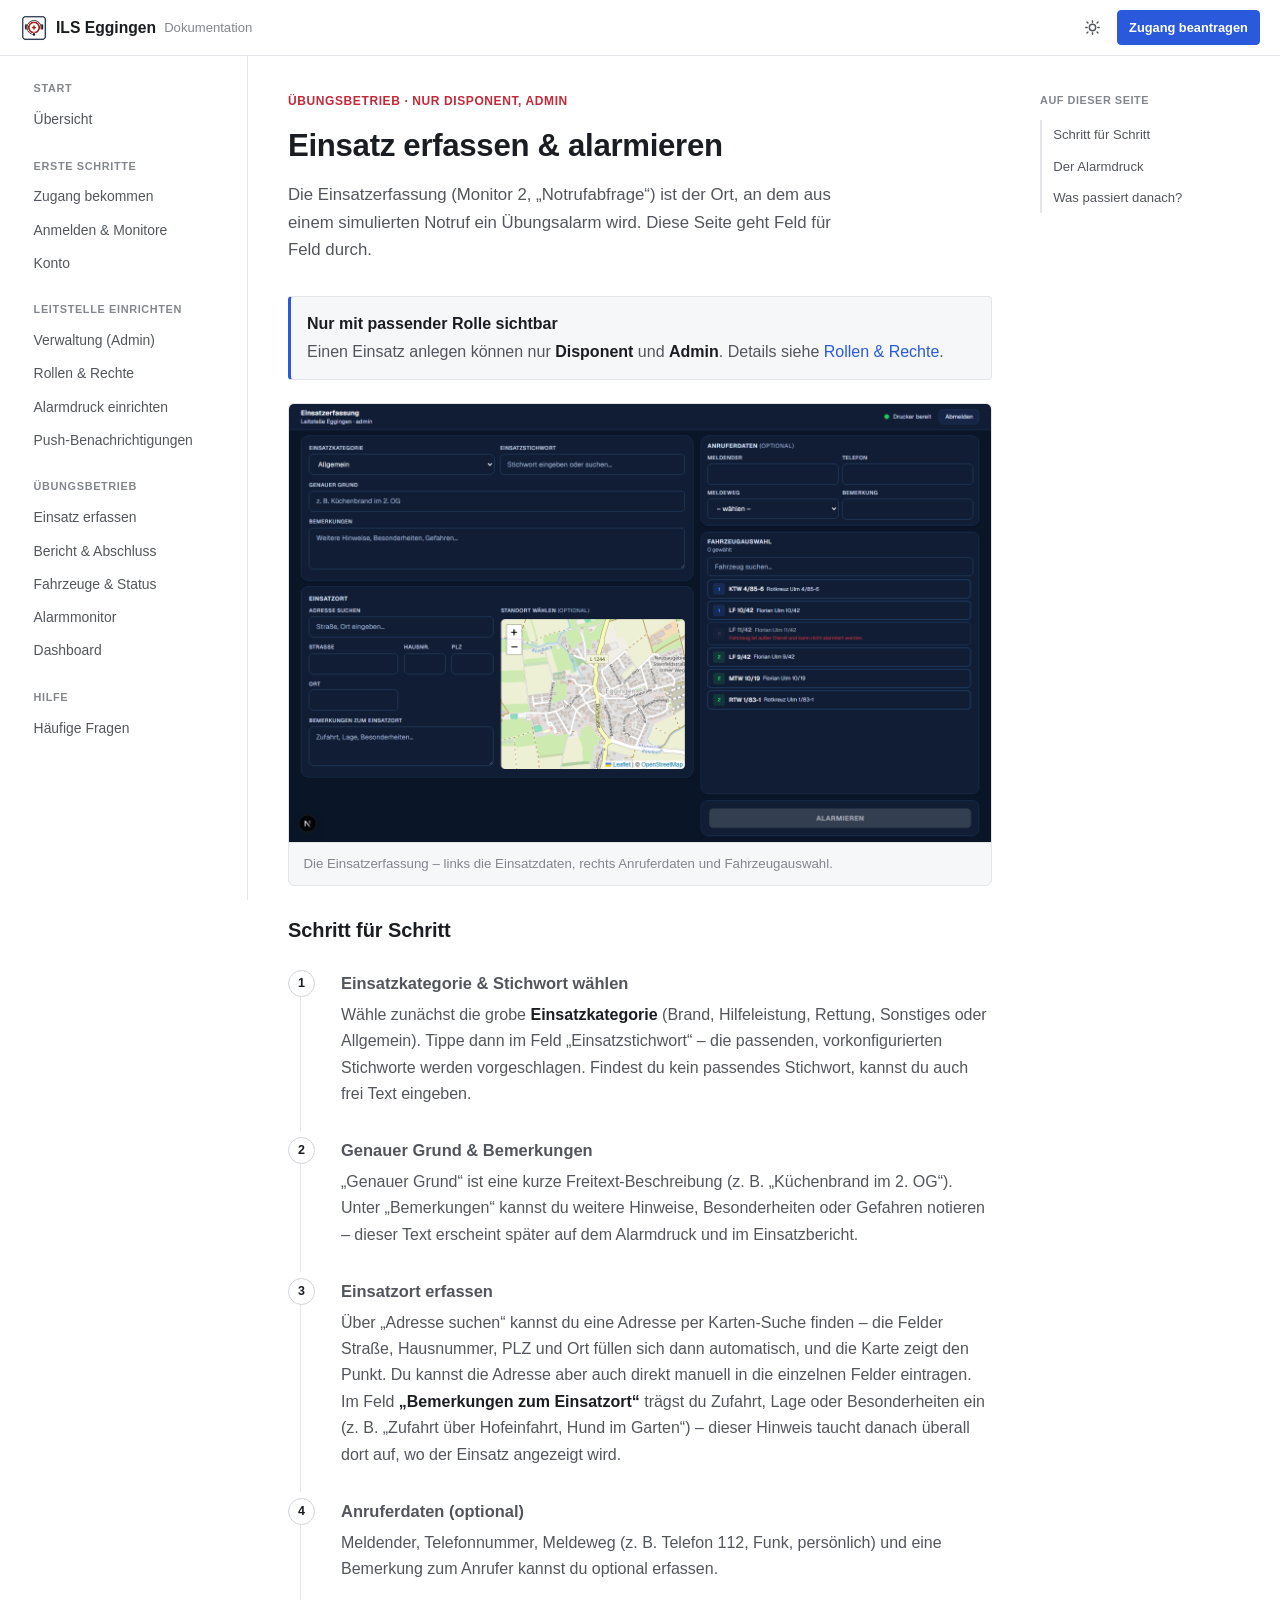
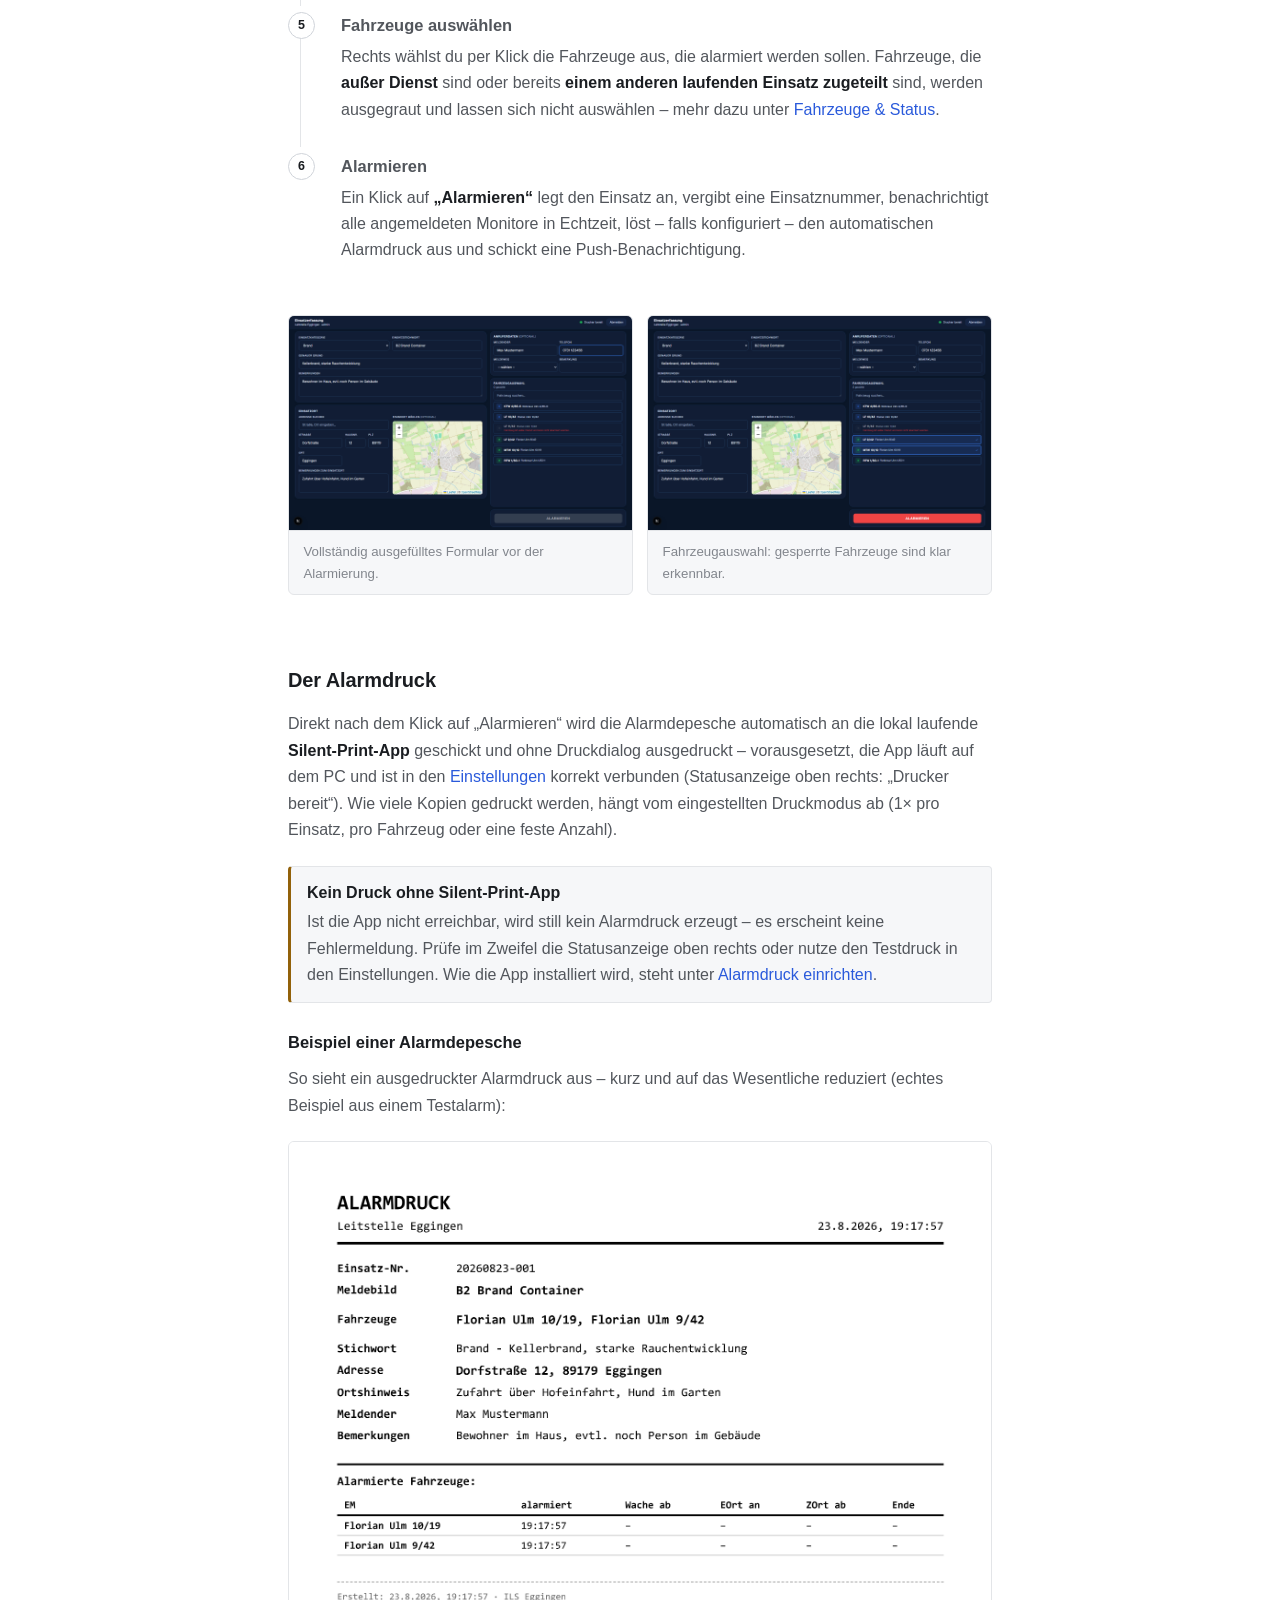
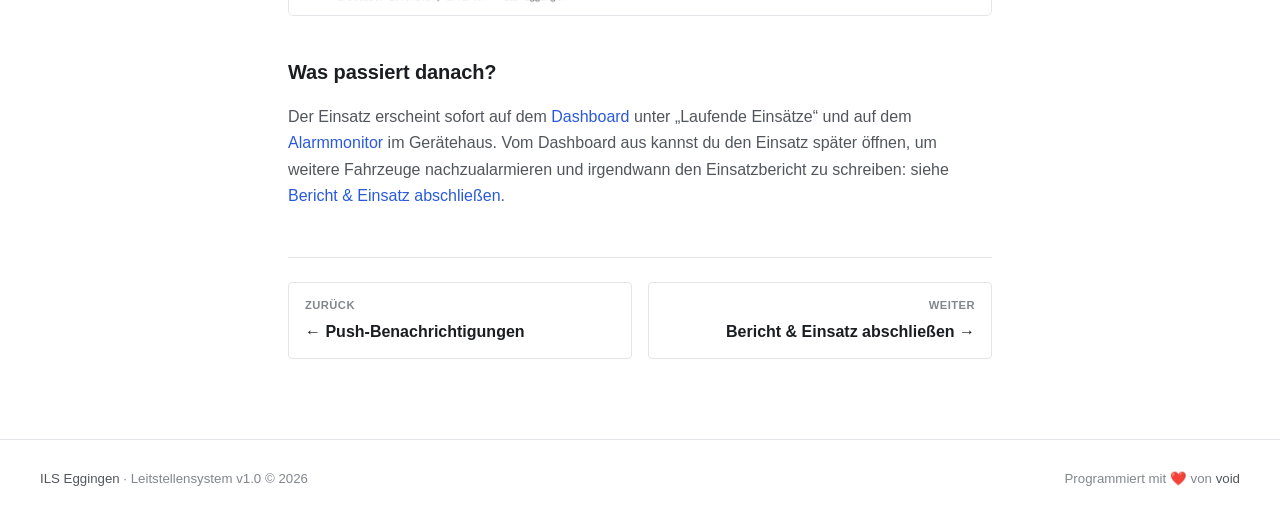
<file: einsatz-erfassen.html>
<!doctype html>
<html lang="de">
<head>
<meta charset="utf-8" />
<meta name="viewport" content="width=device-width, initial-scale=1" />
<title>Einsatz erfassen &amp; alarmieren – ILS Eggingen Doku</title>
<meta name="description" content="Simulierten Notruf aufnehmen, Adresse und Stichwort erfassen, Fahrzeuge auswählen und den Alarmdruck auslösen." />
<link rel="canonical" href="https://ils.ulm-eggingen.de/doku/einsatz-erfassen" />
<meta property="og:type" content="website" />
<meta property="og:site_name" content="ILS Eggingen Doku" />
<meta property="og:title" content="Einsatz erfassen &amp; alarmieren – ILS Eggingen Doku" />
<meta property="og:description" content="Simulierten Notruf aufnehmen, Adresse und Stichwort erfassen, Fahrzeuge auswählen und den Alarmdruck auslösen." />
<meta property="og:url" content="https://ils.ulm-eggingen.de/doku/einsatz-erfassen" />
<meta property="og:image" content="https://ils.ulm-eggingen.de/doku/assets/img/og-image.jpg" />
<meta property="og:image:width" content="1200" />
<meta property="og:image:height" content="630" />
<meta property="og:locale" content="de_DE" />
<meta name="twitter:card" content="summary_large_image" />
<meta name="twitter:title" content="Einsatz erfassen &amp; alarmieren – ILS Eggingen Doku" />
<meta name="twitter:description" content="Simulierten Notruf aufnehmen, Adresse und Stichwort erfassen, Fahrzeuge auswählen und den Alarmdruck auslösen." />
<meta name="twitter:image" content="https://ils.ulm-eggingen.de/doku/assets/img/og-image.jpg" />
<link rel="icon" type="image/png" href="assets/img/icon-192.png" />
<link rel="apple-touch-icon" href="assets/img/icon-192.png" />
<link rel="stylesheet" href="assets/css/style.css" />
</head>
<body>
<a class="skip-link" href="#main">Zum Inhalt springen</a>

<header class="topbar">
  <button class="icon-btn menu-toggle" id="menu-toggle" aria-label="Menü öffnen">
    <svg viewBox="0 0 24 24" fill="none" stroke="currentColor" stroke-width="2" stroke-linecap="round"><path d="M3 6h18M3 12h18M3 18h18"/></svg>
  </button>
  <a class="topbar-brand" href=".">
    <img class="logo-badge" src="assets/img/icon-192.png" alt="" width="28" height="28" />
    <span>ILS Eggingen</span>
    <span class="brand-sub">Dokumentation</span>
  </a>
  <div class="topbar-spacer"></div>
  <div class="topbar-actions">
    <button class="icon-btn" id="theme-toggle" aria-label="Design umschalten">
      <svg viewBox="0 0 24 24" fill="none" stroke="currentColor" stroke-width="2" stroke-linecap="round" stroke-linejoin="round"><circle cx="12" cy="12" r="4.5"/><path d="M12 2.5v2M12 19.5v2M4.2 4.2l1.4 1.4M18.4 18.4l1.4 1.4M2.5 12h2M19.5 12h2M4.2 19.8l1.4-1.4M18.4 5.6l1.4-1.4"/></svg>
    </button>
    <a class="btn btn-primary btn-sm" href="zugang">Zugang beantragen</a>
  </div>
</header>

<div class="shell">
  <div class="sidebar-scrim" id="sidebar-scrim"></div>
  <nav class="sidebar" aria-label="Dokumentation">
    <div class="nav-group">
      <div class="nav-group-title">Start</div>
      <a class="nav-link" href=".">Übersicht</a>
    </div>
    <div class="nav-group">
      <div class="nav-group-title">Erste Schritte</div>
      <a class="nav-link" href="zugang">Zugang bekommen</a>
      <a class="nav-link" href="erste-schritte">Anmelden &amp; Monitore</a>
      <a class="nav-link" href="konto">Konto</a>
    </div>
    <div class="nav-group">
      <div class="nav-group-title">Leitstelle einrichten</div>
      <a class="nav-link" href="verwaltung">Verwaltung (Admin)</a>
      <a class="nav-link" href="rollen">Rollen &amp; Rechte</a>
      <a class="nav-link" href="silent-print-einrichten">Alarmdruck einrichten</a>
      <a class="nav-link" href="ntfy-einrichten">Push-Benachrichtigungen</a>
    </div>
    <div class="nav-group">
      <div class="nav-group-title">Übungsbetrieb</div>
      <a class="nav-link" href="einsatz-erfassen">Einsatz erfassen</a>
      <a class="nav-link" href="einsatz-bearbeiten">Bericht &amp; Abschluss</a>
      <a class="nav-link" href="fahrzeuge">Fahrzeuge &amp; Status</a>
      <a class="nav-link" href="alarmmonitor">Alarmmonitor</a>
      <a class="nav-link" href="dashboard">Dashboard</a>
    </div>
    <div class="nav-group">
      <div class="nav-group-title">Hilfe</div>
      <a class="nav-link" href="faq">Häufige Fragen</a>
    </div>
  </nav>

  <main class="main" id="main">
    <div class="content wide">
      <span class="eyebrow alarm">Übungsbetrieb · nur Disponent, Admin</span>
      <h1 class="page-title">Einsatz erfassen &amp; alarmieren</h1>
      <p class="page-lede">Die Einsatzerfassung (Monitor 2, „Notrufabfrage“) ist der Ort, an dem aus einem simulierten Notruf ein Übungsalarm wird. Diese Seite geht Feld für Feld durch.</p>

      <div class="callout callout-info">
        <div>
          <span class="callout-title">Nur mit passender Rolle sichtbar</span>
          <p>Einen Einsatz anlegen können nur <strong>Disponent</strong> und <strong>Admin</strong>. Details siehe <a href="rollen">Rollen &amp; Rechte</a>.</p>
        </div>
      </div>

      <figure class="shot">
        <img src="assets/img/einsatzerfassung-leer.png" alt="Leeres Formular der Einsatzerfassung mit Einsatzkategorie, Stichwort, Einsatzort, Anruferdaten und Fahrzeugauswahl" loading="lazy" />
        <figcaption>Die Einsatzerfassung – links die Einsatzdaten, rechts Anruferdaten und Fahrzeugauswahl.</figcaption>
      </figure>

      <h2 id="schritt-fuer-schritt">Schritt für Schritt</h2>
      <ol class="step-list">
        <li>
          <h3>Einsatzkategorie &amp; Stichwort wählen</h3>
          <p>Wähle zunächst die grobe <strong>Einsatzkategorie</strong> (Brand, Hilfeleistung, Rettung, Sonstiges oder Allgemein). Tippe dann im Feld „Einsatzstichwort“ – die passenden, vorkonfigurierten Stichworte werden vorgeschlagen. Findest du kein passendes Stichwort, kannst du auch frei Text eingeben.</p>
        </li>
        <li>
          <h3>Genauer Grund &amp; Bemerkungen</h3>
          <p>„Genauer Grund“ ist eine kurze Freitext-Beschreibung (z. B. „Küchenbrand im 2. OG“). Unter „Bemerkungen“ kannst du weitere Hinweise, Besonderheiten oder Gefahren notieren – dieser Text erscheint später auf dem Alarmdruck und im Einsatzbericht.</p>
        </li>
        <li>
          <h3>Einsatzort erfassen</h3>
          <p>Über „Adresse suchen“ kannst du eine Adresse per Karten-Suche finden – die Felder Straße, Hausnummer, PLZ und Ort füllen sich dann automatisch, und die Karte zeigt den Punkt. Du kannst die Adresse aber auch direkt manuell in die einzelnen Felder eintragen. Im Feld <strong>„Bemerkungen zum Einsatzort“</strong> trägst du Zufahrt, Lage oder Besonderheiten ein (z. B. „Zufahrt über Hofeinfahrt, Hund im Garten“) – dieser Hinweis taucht danach überall dort auf, wo der Einsatz angezeigt wird.</p>
        </li>
        <li>
          <h3>Anruferdaten (optional)</h3>
          <p>Meldender, Telefonnummer, Meldeweg (z. B. Telefon 112, Funk, persönlich) und eine Bemerkung zum Anrufer kannst du optional erfassen.</p>
        </li>
        <li>
          <h3>Fahrzeuge auswählen</h3>
          <p>Rechts wählst du per Klick die Fahrzeuge aus, die alarmiert werden sollen. Fahrzeuge, die <strong>außer Dienst</strong> sind oder bereits <strong>einem anderen laufenden Einsatz zugeteilt</strong> sind, werden ausgegraut und lassen sich nicht auswählen – mehr dazu unter <a href="fahrzeuge">Fahrzeuge &amp; Status</a>.</p>
        </li>
        <li>
          <h3>Alarmieren</h3>
          <p>Ein Klick auf <strong>„Alarmieren“</strong> legt den Einsatz an, vergibt eine Einsatznummer, benachrichtigt alle angemeldeten Monitore in Echtzeit, löst – falls konfiguriert – den automatischen Alarmdruck aus und schickt eine Push-Benachrichtigung.</p>
        </li>
      </ol>

      <div class="shot-row">
        <figure class="shot">
          <img src="assets/img/einsatzerfassung-ausgefuellt.png" alt="Ausgefülltes Einsatzformular mit Stichwort, Adresse und Anruferdaten" loading="lazy" />
          <figcaption>Vollständig ausgefülltes Formular vor der Alarmierung.</figcaption>
        </figure>
        <figure class="shot">
          <img src="assets/img/einsatzerfassung-fahrzeuge.png" alt="Fahrzeugauswahl mit zwei ausgewählten Fahrzeugen, ein Fahrzeug ist als außer Dienst gesperrt" loading="lazy" />
          <figcaption>Fahrzeugauswahl: gesperrte Fahrzeuge sind klar erkennbar.</figcaption>
        </figure>
      </div>

      <h2 id="der-alarmdruck">Der Alarmdruck</h2>
      <p>Direkt nach dem Klick auf „Alarmieren“ wird die Alarmdepesche automatisch an die lokal laufende <strong>Silent-Print-App</strong> geschickt und ohne Druckdialog ausgedruckt – vorausgesetzt, die App läuft auf dem PC und ist in den <a href="verwaltung.html#einstellungen">Einstellungen</a> korrekt verbunden (Statusanzeige oben rechts: „Drucker bereit“). Wie viele Kopien gedruckt werden, hängt vom eingestellten Druckmodus ab (1× pro Einsatz, pro Fahrzeug oder eine feste Anzahl).</p>

      <div class="callout callout-warning">
        <div>
          <span class="callout-title">Kein Druck ohne Silent-Print-App</span>
          <p>Ist die App nicht erreichbar, wird still kein Alarmdruck erzeugt – es erscheint keine Fehlermeldung. Prüfe im Zweifel die Statusanzeige oben rechts oder nutze den Testdruck in den Einstellungen. Wie die App installiert wird, steht unter <a href="silent-print-einrichten">Alarmdruck einrichten</a>.</p>
        </div>
      </div>

      <h3>Beispiel einer Alarmdepesche</h3>
      <p>So sieht ein ausgedruckter Alarmdruck aus – kurz und auf das Wesentliche reduziert (echtes Beispiel aus einem Testalarm):</p>
      <figure class="shot">
        <img src="assets/img/beispiel-alarmdruck.png" alt="Beispiel eines echten Alarmdrucks mit Einsatz-Nr., Meldebild, Fahrzeugen, Stichwort, Adresse und alarmierten Fahrzeugen" loading="lazy" />
      </figure>

      <h2 id="was-passiert-danach">Was passiert danach?</h2>
      <p>Der Einsatz erscheint sofort auf dem <a href="dashboard">Dashboard</a> unter „Laufende Einsätze“ und auf dem <a href="alarmmonitor">Alarmmonitor</a> im Gerätehaus. Vom Dashboard aus kannst du den Einsatz später öffnen, um weitere Fahrzeuge nachzualarmieren und irgendwann den Einsatzbericht zu schreiben: siehe <a href="einsatz-bearbeiten">Bericht &amp; Einsatz abschließen</a>.</p>

      <div class="pagenav">
        <a class="prev" href="ntfy-einrichten"><span class="pn-label">Zurück</span><span class="pn-title">← Push-Benachrichtigungen</span></a>
        <a class="next" href="einsatz-bearbeiten"><span class="pn-label">Weiter</span><span class="pn-title">Bericht &amp; Einsatz abschließen →</span></a>
      </div>
    </div>
    <aside class="page-toc" id="page-toc"></aside>
  </main>
</div>

<footer class="site-footer">
  <div class="footer-inner">
    <span><a href="https://ils.ulm-eggingen.de">ILS Eggingen</a> · Leitstellensystem v1.0 © <span id="footer-year">2026</span></span>
    <span>Programmiert mit ❤️ von <a href="https://github.com/docVoid/" target="_blank" rel="noopener noreferrer">void</a></span>
  </div>
</footer>

<script src="assets/js/site.js"></script>
</body>
</html>
</file>
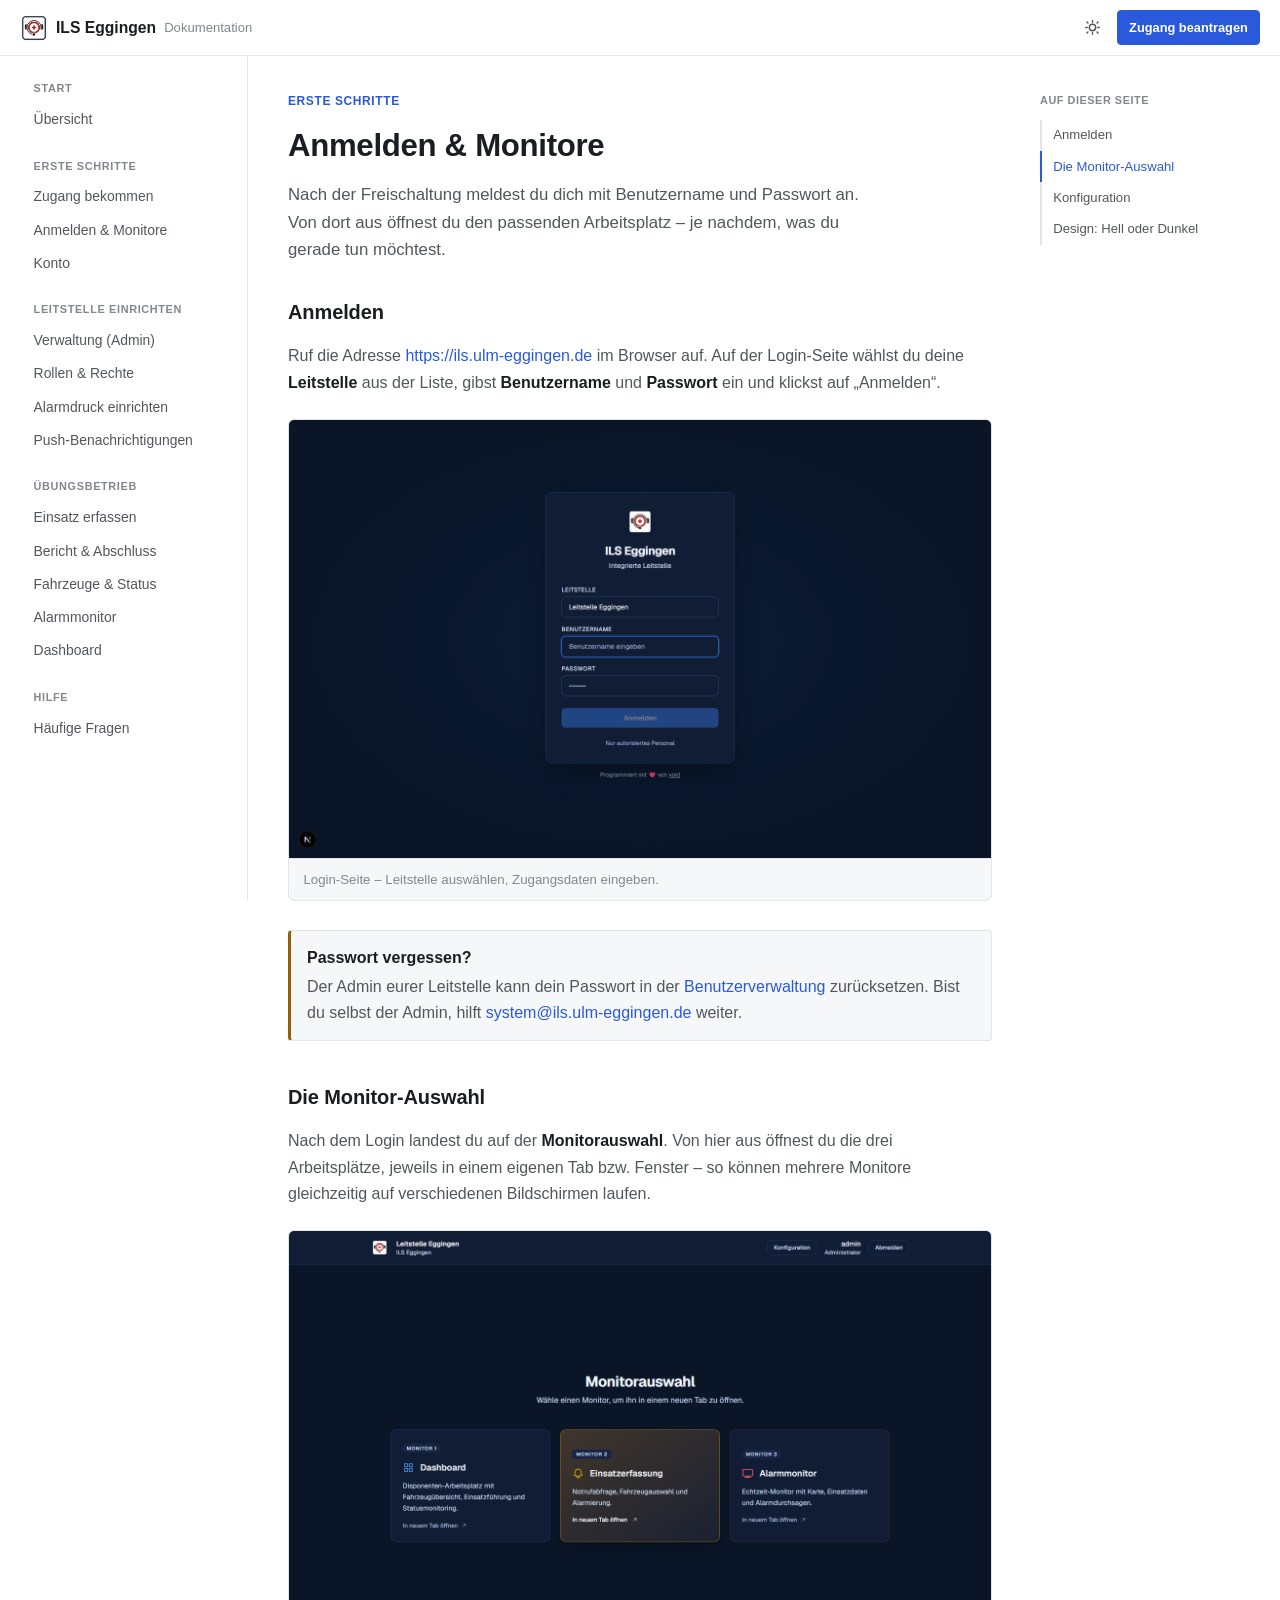
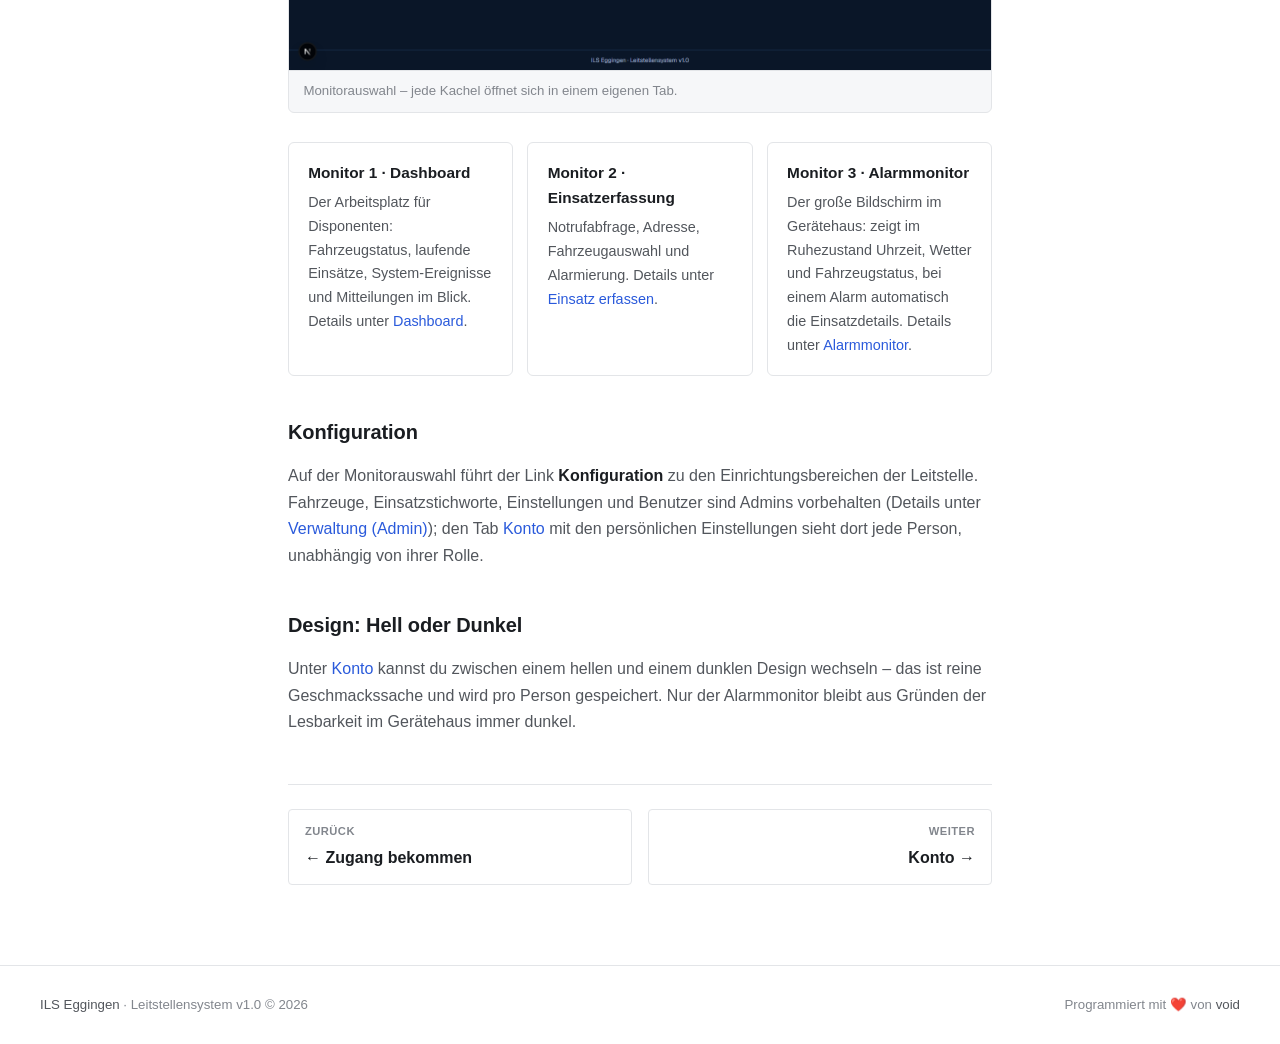
<file: erste-schritte.html>
<!doctype html>
<html lang="de">
  <head>
    <meta charset="utf-8" />
    <meta name="viewport" content="width=device-width, initial-scale=1" />
    <title>Anmelden &amp; Monitore – ILS Eggingen Doku</title>
    <meta
      name="description"
      content="Login-Ablauf und die drei Arbeitsplätze der ILS Eggingen: Dashboard, Einsatzerfassung und Alarmmonitor."
    />
    <link
      rel="canonical"
      href="https://ils.ulm-eggingen.de/doku/erste-schritte"
    />
    <meta property="og:type" content="website" />
    <meta property="og:site_name" content="ILS Eggingen Doku" />
    <meta
      property="og:title"
      content="Anmelden &amp; Monitore – ILS Eggingen Doku"
    />
    <meta
      property="og:description"
      content="Login-Ablauf und die drei Arbeitsplätze der ILS Eggingen: Dashboard, Einsatzerfassung und Alarmmonitor."
    />
    <meta
      property="og:url"
      content="https://ils.ulm-eggingen.de/doku/erste-schritte"
    />
    <meta
      property="og:image"
      content="https://ils.ulm-eggingen.de/doku/assets/img/og-image.jpg"
    />
    <meta property="og:image:width" content="1200" />
    <meta property="og:image:height" content="630" />
    <meta property="og:locale" content="de_DE" />
    <meta name="twitter:card" content="summary_large_image" />
    <meta
      name="twitter:title"
      content="Anmelden &amp; Monitore – ILS Eggingen Doku"
    />
    <meta
      name="twitter:description"
      content="Login-Ablauf und die drei Arbeitsplätze der ILS Eggingen: Dashboard, Einsatzerfassung und Alarmmonitor."
    />
    <meta
      name="twitter:image"
      content="https://ils.ulm-eggingen.de/doku/assets/img/og-image.jpg"
    />
    <link rel="icon" type="image/png" href="assets/img/icon-192.png" />
    <link rel="apple-touch-icon" href="assets/img/icon-192.png" />
    <link rel="stylesheet" href="assets/css/style.css" />
  </head>
  <body>
    <a class="skip-link" href="#main">Zum Inhalt springen</a>

    <header class="topbar">
      <button
        class="icon-btn menu-toggle"
        id="menu-toggle"
        aria-label="Menü öffnen"
      >
        <svg
          viewBox="0 0 24 24"
          fill="none"
          stroke="currentColor"
          stroke-width="2"
          stroke-linecap="round"
        >
          <path d="M3 6h18M3 12h18M3 18h18" />
        </svg>
      </button>
      <a class="topbar-brand" href=".">
        <img
          class="logo-badge"
          src="assets/img/icon-192.png"
          alt=""
          width="28"
          height="28"
        />
        <span>ILS Eggingen</span>
        <span class="brand-sub">Dokumentation</span>
      </a>
      <div class="topbar-spacer"></div>
      <div class="topbar-actions">
        <button
          class="icon-btn"
          id="theme-toggle"
          aria-label="Design umschalten"
        >
          <svg
            viewBox="0 0 24 24"
            fill="none"
            stroke="currentColor"
            stroke-width="2"
            stroke-linecap="round"
            stroke-linejoin="round"
          >
            <circle cx="12" cy="12" r="4.5" />
            <path
              d="M12 2.5v2M12 19.5v2M4.2 4.2l1.4 1.4M18.4 18.4l1.4 1.4M2.5 12h2M19.5 12h2M4.2 19.8l1.4-1.4M18.4 5.6l1.4-1.4"
            />
          </svg>
        </button>
        <a class="btn btn-primary btn-sm" href="zugang">Zugang beantragen</a>
      </div>
    </header>

    <div class="shell">
      <div class="sidebar-scrim" id="sidebar-scrim"></div>
      <nav class="sidebar" aria-label="Dokumentation">
        <div class="nav-group">
          <div class="nav-group-title">Start</div>
          <a class="nav-link" href=".">Übersicht</a>
        </div>
        <div class="nav-group">
          <div class="nav-group-title">Erste Schritte</div>
          <a class="nav-link" href="zugang">Zugang bekommen</a>
          <a class="nav-link" href="erste-schritte">Anmelden &amp; Monitore</a>
          <a class="nav-link" href="konto">Konto</a>
        </div>
        <div class="nav-group">
          <div class="nav-group-title">Leitstelle einrichten</div>
          <a class="nav-link" href="verwaltung">Verwaltung (Admin)</a>
          <a class="nav-link" href="rollen">Rollen &amp; Rechte</a>
          <a class="nav-link" href="silent-print-einrichten"
            >Alarmdruck einrichten</a
          >
          <a class="nav-link" href="ntfy-einrichten">Push-Benachrichtigungen</a>
        </div>
        <div class="nav-group">
          <div class="nav-group-title">Übungsbetrieb</div>
          <a class="nav-link" href="einsatz-erfassen">Einsatz erfassen</a>
          <a class="nav-link" href="einsatz-bearbeiten"
            >Bericht &amp; Abschluss</a
          >
          <a class="nav-link" href="fahrzeuge">Fahrzeuge &amp; Status</a>
          <a class="nav-link" href="alarmmonitor">Alarmmonitor</a>
          <a class="nav-link" href="dashboard">Dashboard</a>
        </div>
        <div class="nav-group">
          <div class="nav-group-title">Hilfe</div>
          <a class="nav-link" href="faq">Häufige Fragen</a>
        </div>
      </nav>

      <main class="main" id="main">
        <div class="content wide">
          <span class="eyebrow">Erste Schritte</span>
          <h1 class="page-title">Anmelden &amp; Monitore</h1>
          <p class="page-lede">
            Nach der Freischaltung meldest du dich mit Benutzername und Passwort
            an. Von dort aus öffnest du den passenden Arbeitsplatz – je nachdem,
            was du gerade tun möchtest.
          </p>

          <h2 id="anmelden">Anmelden</h2>
          <p>
            Ruf die Adresse
            <a href="https://ils.ulm-eggingen.de"
              >https://ils.ulm-eggingen.de</a
            >
            im Browser auf. Auf der Login-Seite wählst du deine
            <strong>Leitstelle</strong> aus der Liste, gibst
            <strong>Benutzername</strong> und <strong>Passwort</strong> ein und
            klickst auf „Anmelden“.
          </p>

          <figure class="shot">
            <img
              src="assets/img/login.png"
              alt="Login-Seite der ILS Eggingen mit Auswahl der Leitstelle, Benutzername und Passwort"
              loading="lazy"
            />
            <figcaption>
              Login-Seite – Leitstelle auswählen, Zugangsdaten eingeben.
            </figcaption>
          </figure>

          <div class="callout callout-warning">
            <div>
              <span class="callout-title">Passwort vergessen?</span>
              <p>
                Der Admin eurer Leitstelle kann dein Passwort in der
                <a href="verwaltung.html#benutzer">Benutzerverwaltung</a>
                zurücksetzen. Bist du selbst der Admin, hilft
                <a href="mailto:system@ils.ulm-eggingen.de"
                  >system@ils.ulm-eggingen.de</a
                >
                weiter.
              </p>
            </div>
          </div>

          <h2 id="die-monitor-auswahl">Die Monitor-Auswahl</h2>
          <p>
            Nach dem Login landest du auf der <strong>Monitorauswahl</strong>.
            Von hier aus öffnest du die drei Arbeitsplätze, jeweils in einem
            eigenen Tab bzw. Fenster – so können mehrere Monitore gleichzeitig
            auf verschiedenen Bildschirmen laufen.
          </p>

          <figure class="shot">
            <img
              src="assets/img/monitorauswahl.png"
              alt="Monitorauswahl mit den drei Kacheln Dashboard, Einsatzerfassung und Alarmmonitor"
              loading="lazy"
            />
            <figcaption>
              Monitorauswahl – jede Kachel öffnet sich in einem eigenen Tab.
            </figcaption>
          </figure>

          <div class="card-grid">
            <div class="card">
              <span class="card-icon"
                ><svg
                  viewBox="0 0 24 24"
                  fill="none"
                  stroke="currentColor"
                  stroke-width="2"
                  stroke-linecap="round"
                  stroke-linejoin="round"
                >
                  <rect x="3" y="3" width="8" height="8" rx="1.3" />
                  <rect x="13" y="3" width="8" height="5" rx="1.3" />
                  <rect x="13" y="10" width="8" height="11" rx="1.3" />
                  <rect x="3" y="13" width="8" height="8" rx="1.3" /></svg
              ></span>
              <h3>Monitor 1 · Dashboard</h3>
              <p>
                Der Arbeitsplatz für Disponenten: Fahrzeugstatus, laufende
                Einsätze, System-Ereignisse und Mitteilungen im Blick. Details
                unter <a href="dashboard">Dashboard</a>.
              </p>
            </div>
            <div class="card">
              <span class="card-icon"
                ><svg
                  viewBox="0 0 24 24"
                  fill="none"
                  stroke="currentColor"
                  stroke-width="2"
                  stroke-linecap="round"
                  stroke-linejoin="round"
                >
                  <path
                    d="M18.6 12.5a6.5 6.5 0 1 0-13.2 0c0 4-1.4 5.2-1.4 5.2h16s-1.4-1.2-1.4-5.2Z"
                  />
                  <path d="M10.8 20a1.5 1.5 0 0 0 2.4 0" /></svg
              ></span>
              <h3>Monitor 2 · Einsatzerfassung</h3>
              <p>
                Notrufabfrage, Adresse, Fahrzeugauswahl und Alarmierung. Details
                unter <a href="einsatz-erfassen">Einsatz erfassen</a>.
              </p>
            </div>
            <div class="card">
              <span class="card-icon"
                ><svg
                  viewBox="0 0 24 24"
                  fill="none"
                  stroke="currentColor"
                  stroke-width="2"
                  stroke-linecap="round"
                  stroke-linejoin="round"
                >
                  <rect x="3" y="4" width="18" height="12" rx="1.5" />
                  <path d="M8 20h8M12 16v4" /></svg
              ></span>
              <h3>Monitor 3 · Alarmmonitor</h3>
              <p>
                Der große Bildschirm im Gerätehaus: zeigt im Ruhezustand
                Uhrzeit, Wetter und Fahrzeugstatus, bei einem Alarm automatisch
                die Einsatzdetails. Details unter
                <a href="alarmmonitor">Alarmmonitor</a>.
              </p>
            </div>
          </div>

          <h2 id="konfiguration">Konfiguration</h2>
          <p>
            Auf der Monitorauswahl führt der Link
            <strong>Konfiguration</strong> zu den Einrichtungsbereichen der
            Leitstelle. Fahrzeuge, Einsatzstichworte, Einstellungen und
            Benutzer sind Admins vorbehalten (Details unter
            <a href="verwaltung">Verwaltung (Admin)</a>); den Tab
            <a href="konto">Konto</a> mit den persönlichen Einstellungen sieht
            dort jede Person, unabhängig von ihrer Rolle.
          </p>

          <h2 id="design-hell-oder-dunkel">Design: Hell oder Dunkel</h2>
          <p>
            Unter <a href="konto">Konto</a> kannst du zwischen einem hellen und
            einem dunklen Design wechseln – das ist reine Geschmackssache und
            wird pro Person gespeichert. Nur der Alarmmonitor bleibt aus
            Gründen der Lesbarkeit im Gerätehaus immer dunkel.
          </p>

          <div class="pagenav">
            <a class="prev" href="zugang"
              ><span class="pn-label">Zurück</span
              ><span class="pn-title">← Zugang bekommen</span></a
            >
            <a class="next" href="konto"
              ><span class="pn-label">Weiter</span
              ><span class="pn-title">Konto →</span></a
            >
          </div>
        </div>
        <aside class="page-toc" id="page-toc"></aside>
      </main>
    </div>

    <footer class="site-footer">
      <div class="footer-inner">
        <span
          ><a href="https://ils.ulm-eggingen.de">ILS Eggingen</a> ·
          Leitstellensystem v1.0 © <span id="footer-year">2026</span></span
        >
        <span
          >Programmiert mit ❤️ von
          <a
            href="https://github.com/docVoid/"
            target="_blank"
            rel="noopener noreferrer"
            >void</a
          ></span
        >
      </div>
    </footer>

    <script src="assets/js/site.js"></script>
  </body>
</html>
</file>
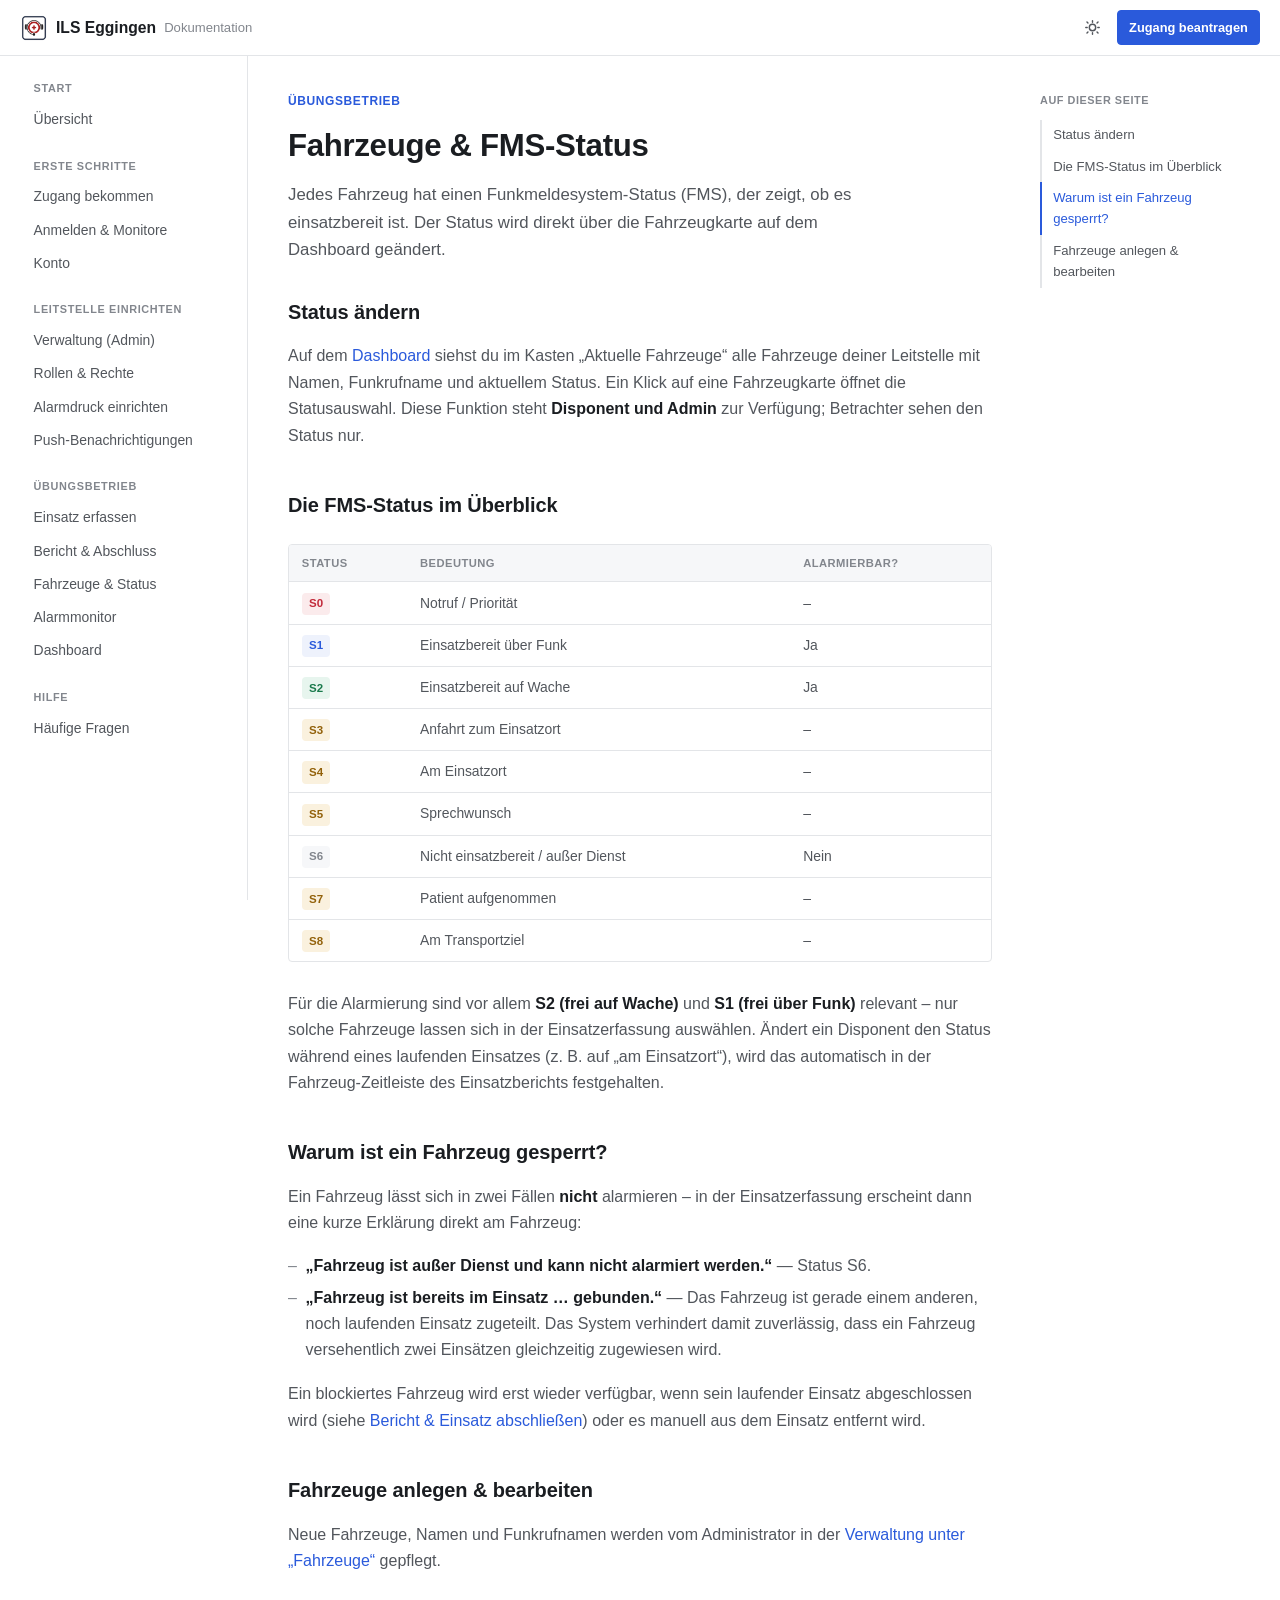
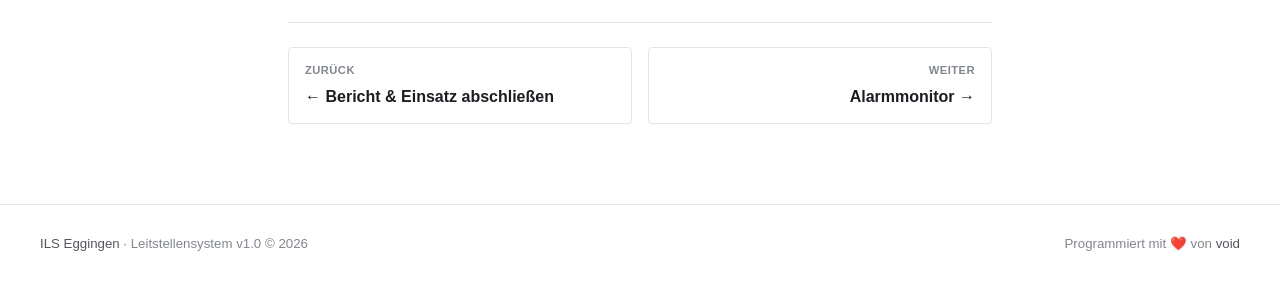
<file: fahrzeuge.html>
<!doctype html>
<html lang="de">
<head>
<meta charset="utf-8" />
<meta name="viewport" content="width=device-width, initial-scale=1" />
<title>Fahrzeuge &amp; FMS-Status – ILS Eggingen Doku</title>
<meta name="description" content="Was die FMS-Status S0 bis S8 bedeuten, wie du den Status änderst und warum ein Fahrzeug manchmal nicht alarmierbar ist." />
<link rel="canonical" href="https://ils.ulm-eggingen.de/doku/fahrzeuge" />
<meta property="og:type" content="website" />
<meta property="og:site_name" content="ILS Eggingen Doku" />
<meta property="og:title" content="Fahrzeuge &amp; FMS-Status – ILS Eggingen Doku" />
<meta property="og:description" content="Was die FMS-Status S0 bis S8 bedeuten, wie du den Status änderst und warum ein Fahrzeug manchmal nicht alarmierbar ist." />
<meta property="og:url" content="https://ils.ulm-eggingen.de/doku/fahrzeuge" />
<meta property="og:image" content="https://ils.ulm-eggingen.de/doku/assets/img/og-image.jpg" />
<meta property="og:image:width" content="1200" />
<meta property="og:image:height" content="630" />
<meta property="og:locale" content="de_DE" />
<meta name="twitter:card" content="summary_large_image" />
<meta name="twitter:title" content="Fahrzeuge &amp; FMS-Status – ILS Eggingen Doku" />
<meta name="twitter:description" content="Was die FMS-Status S0 bis S8 bedeuten, wie du den Status änderst und warum ein Fahrzeug manchmal nicht alarmierbar ist." />
<meta name="twitter:image" content="https://ils.ulm-eggingen.de/doku/assets/img/og-image.jpg" />
<link rel="icon" type="image/png" href="assets/img/icon-192.png" />
<link rel="apple-touch-icon" href="assets/img/icon-192.png" />
<link rel="stylesheet" href="assets/css/style.css" />
</head>
<body>
<a class="skip-link" href="#main">Zum Inhalt springen</a>

<header class="topbar">
  <button class="icon-btn menu-toggle" id="menu-toggle" aria-label="Menü öffnen">
    <svg viewBox="0 0 24 24" fill="none" stroke="currentColor" stroke-width="2" stroke-linecap="round"><path d="M3 6h18M3 12h18M3 18h18"/></svg>
  </button>
  <a class="topbar-brand" href=".">
    <img class="logo-badge" src="assets/img/icon-192.png" alt="" width="28" height="28" />
    <span>ILS Eggingen</span>
    <span class="brand-sub">Dokumentation</span>
  </a>
  <div class="topbar-spacer"></div>
  <div class="topbar-actions">
    <button class="icon-btn" id="theme-toggle" aria-label="Design umschalten">
      <svg viewBox="0 0 24 24" fill="none" stroke="currentColor" stroke-width="2" stroke-linecap="round" stroke-linejoin="round"><circle cx="12" cy="12" r="4.5"/><path d="M12 2.5v2M12 19.5v2M4.2 4.2l1.4 1.4M18.4 18.4l1.4 1.4M2.5 12h2M19.5 12h2M4.2 19.8l1.4-1.4M18.4 5.6l1.4-1.4"/></svg>
    </button>
    <a class="btn btn-primary btn-sm" href="zugang">Zugang beantragen</a>
  </div>
</header>

<div class="shell">
  <div class="sidebar-scrim" id="sidebar-scrim"></div>
  <nav class="sidebar" aria-label="Dokumentation">
    <div class="nav-group">
      <div class="nav-group-title">Start</div>
      <a class="nav-link" href=".">Übersicht</a>
    </div>
    <div class="nav-group">
      <div class="nav-group-title">Erste Schritte</div>
      <a class="nav-link" href="zugang">Zugang bekommen</a>
      <a class="nav-link" href="erste-schritte">Anmelden &amp; Monitore</a>
      <a class="nav-link" href="konto">Konto</a>
    </div>
    <div class="nav-group">
      <div class="nav-group-title">Leitstelle einrichten</div>
      <a class="nav-link" href="verwaltung">Verwaltung (Admin)</a>
      <a class="nav-link" href="rollen">Rollen &amp; Rechte</a>
      <a class="nav-link" href="silent-print-einrichten">Alarmdruck einrichten</a>
      <a class="nav-link" href="ntfy-einrichten">Push-Benachrichtigungen</a>
    </div>
    <div class="nav-group">
      <div class="nav-group-title">Übungsbetrieb</div>
      <a class="nav-link" href="einsatz-erfassen">Einsatz erfassen</a>
      <a class="nav-link" href="einsatz-bearbeiten">Bericht &amp; Abschluss</a>
      <a class="nav-link" href="fahrzeuge">Fahrzeuge &amp; Status</a>
      <a class="nav-link" href="alarmmonitor">Alarmmonitor</a>
      <a class="nav-link" href="dashboard">Dashboard</a>
    </div>
    <div class="nav-group">
      <div class="nav-group-title">Hilfe</div>
      <a class="nav-link" href="faq">Häufige Fragen</a>
    </div>
  </nav>

  <main class="main" id="main">
    <div class="content wide">
      <span class="eyebrow">Übungsbetrieb</span>
      <h1 class="page-title">Fahrzeuge &amp; FMS-Status</h1>
      <p class="page-lede">Jedes Fahrzeug hat einen Funkmeldesystem-Status (FMS), der zeigt, ob es einsatzbereit ist. Der Status wird direkt über die Fahrzeugkarte auf dem Dashboard geändert.</p>

      <h2 id="status-aendern">Status ändern</h2>
      <p>Auf dem <a href="dashboard">Dashboard</a> siehst du im Kasten „Aktuelle Fahrzeuge“ alle Fahrzeuge deiner Leitstelle mit Namen, Funkrufname und aktuellem Status. Ein Klick auf eine Fahrzeugkarte öffnet die Statusauswahl. Diese Funktion steht <strong>Disponent und Admin</strong> zur Verfügung; Betrachter sehen den Status nur.</p>

      <h2 id="die-fms-status-im-ueberblick">Die FMS-Status im Überblick</h2>
      <div class="table-wrap">
        <table>
          <thead><tr><th>Status</th><th>Bedeutung</th><th>Alarmierbar?</th></tr></thead>
          <tbody>
            <tr><td><span class="badge badge-alarm">S0</span></td><td>Notruf / Priorität</td><td>–</td></tr>
            <tr><td><span class="badge badge-primary">S1</span></td><td>Einsatzbereit über Funk</td><td>Ja</td></tr>
            <tr><td><span class="badge badge-success">S2</span></td><td>Einsatzbereit auf Wache</td><td>Ja</td></tr>
            <tr><td><span class="badge badge-warning">S3</span></td><td>Anfahrt zum Einsatzort</td><td>–</td></tr>
            <tr><td><span class="badge badge-warning">S4</span></td><td>Am Einsatzort</td><td>–</td></tr>
            <tr><td><span class="badge badge-warning">S5</span></td><td>Sprechwunsch</td><td>–</td></tr>
            <tr><td><span class="badge badge-muted">S6</span></td><td>Nicht einsatzbereit / außer Dienst</td><td>Nein</td></tr>
            <tr><td><span class="badge badge-warning">S7</span></td><td>Patient aufgenommen</td><td>–</td></tr>
            <tr><td><span class="badge badge-warning">S8</span></td><td>Am Transportziel</td><td>–</td></tr>
          </tbody>
        </table>
      </div>
      <p>Für die Alarmierung sind vor allem <strong>S2 (frei auf Wache)</strong> und <strong>S1 (frei über Funk)</strong> relevant – nur solche Fahrzeuge lassen sich in der Einsatzerfassung auswählen. Ändert ein Disponent den Status während eines laufenden Einsatzes (z. B. auf „am Einsatzort“), wird das automatisch in der Fahrzeug-Zeitleiste des Einsatzberichts festgehalten.</p>

      <h2 id="warum-ist-ein-fahrzeug-gesperrt">Warum ist ein Fahrzeug gesperrt?</h2>
      <p>Ein Fahrzeug lässt sich in zwei Fällen <strong>nicht</strong> alarmieren – in der Einsatzerfassung erscheint dann eine kurze Erklärung direkt am Fahrzeug:</p>
      <ul class="lead-list">
        <li><strong>„Fahrzeug ist außer Dienst und kann nicht alarmiert werden.“</strong> — Status S6.</li>
        <li><strong>„Fahrzeug ist bereits im Einsatz … gebunden.“</strong> — Das Fahrzeug ist gerade einem anderen, noch laufenden Einsatz zugeteilt. Das System verhindert damit zuverlässig, dass ein Fahrzeug versehentlich zwei Einsätzen gleichzeitig zugewiesen wird.</li>
      </ul>
      <p>Ein blockiertes Fahrzeug wird erst wieder verfügbar, wenn sein laufender Einsatz abgeschlossen wird (siehe <a href="einsatz-bearbeiten">Bericht &amp; Einsatz abschließen</a>) oder es manuell aus dem Einsatz entfernt wird.</p>

      <h2 id="fahrzeuge-anlegen-und-bearbeiten">Fahrzeuge anlegen &amp; bearbeiten</h2>
      <p>Neue Fahrzeuge, Namen und Funkrufnamen werden vom Administrator in der <a href="verwaltung.html#fahrzeuge">Verwaltung unter „Fahrzeuge“</a> gepflegt.</p>

      <div class="pagenav">
        <a class="prev" href="einsatz-bearbeiten"><span class="pn-label">Zurück</span><span class="pn-title">← Bericht &amp; Einsatz abschließen</span></a>
        <a class="next" href="alarmmonitor"><span class="pn-label">Weiter</span><span class="pn-title">Alarmmonitor →</span></a>
      </div>
    </div>
    <aside class="page-toc" id="page-toc"></aside>
  </main>
</div>

<footer class="site-footer">
  <div class="footer-inner">
    <span><a href="https://ils.ulm-eggingen.de">ILS Eggingen</a> · Leitstellensystem v1.0 © <span id="footer-year">2026</span></span>
    <span>Programmiert mit ❤️ von <a href="https://github.com/docVoid/" target="_blank" rel="noopener noreferrer">void</a></span>
  </div>
</footer>

<script src="assets/js/site.js"></script>
</body>
</html>
</file>
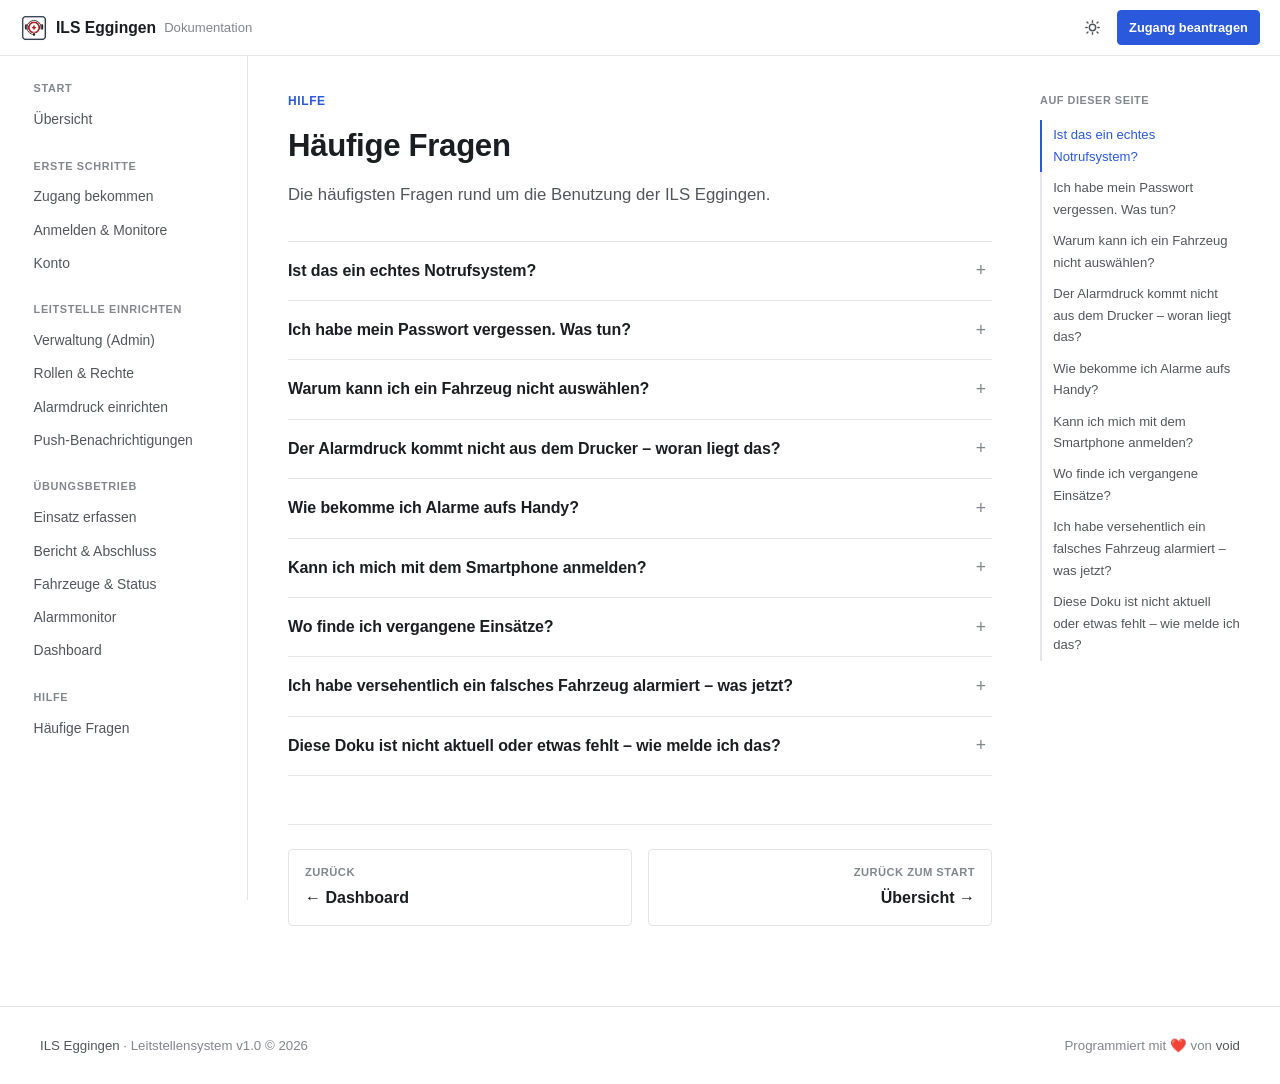
<file: faq.html>
<!doctype html>
<html lang="de">
<head>
<meta charset="utf-8" />
<meta name="viewport" content="width=device-width, initial-scale=1" />
<title>Häufige Fragen – ILS Eggingen Doku</title>
<meta name="description" content="Antworten auf häufige Fragen zur ILS Eggingen: Zugangsdaten, Alarmdruck, Push-Benachrichtigungen und mehr." />
<link rel="canonical" href="https://ils.ulm-eggingen.de/doku/faq" />
<meta property="og:type" content="website" />
<meta property="og:site_name" content="ILS Eggingen Doku" />
<meta property="og:title" content="Häufige Fragen – ILS Eggingen Doku" />
<meta property="og:description" content="Antworten auf häufige Fragen zur ILS Eggingen: Zugangsdaten, Alarmdruck, Push-Benachrichtigungen und mehr." />
<meta property="og:url" content="https://ils.ulm-eggingen.de/doku/faq" />
<meta property="og:image" content="https://ils.ulm-eggingen.de/doku/assets/img/og-image.jpg" />
<meta property="og:image:width" content="1200" />
<meta property="og:image:height" content="630" />
<meta property="og:locale" content="de_DE" />
<meta name="twitter:card" content="summary_large_image" />
<meta name="twitter:title" content="Häufige Fragen – ILS Eggingen Doku" />
<meta name="twitter:description" content="Antworten auf häufige Fragen zur ILS Eggingen: Zugangsdaten, Alarmdruck, Push-Benachrichtigungen und mehr." />
<meta name="twitter:image" content="https://ils.ulm-eggingen.de/doku/assets/img/og-image.jpg" />
<link rel="icon" type="image/png" href="assets/img/icon-192.png" />
<link rel="apple-touch-icon" href="assets/img/icon-192.png" />
<link rel="stylesheet" href="assets/css/style.css" />
</head>
<body>
<a class="skip-link" href="#main">Zum Inhalt springen</a>

<header class="topbar">
  <button class="icon-btn menu-toggle" id="menu-toggle" aria-label="Menü öffnen">
    <svg viewBox="0 0 24 24" fill="none" stroke="currentColor" stroke-width="2" stroke-linecap="round"><path d="M3 6h18M3 12h18M3 18h18"/></svg>
  </button>
  <a class="topbar-brand" href=".">
    <img class="logo-badge" src="assets/img/icon-192.png" alt="" width="28" height="28" />
    <span>ILS Eggingen</span>
    <span class="brand-sub">Dokumentation</span>
  </a>
  <div class="topbar-spacer"></div>
  <div class="topbar-actions">
    <button class="icon-btn" id="theme-toggle" aria-label="Design umschalten">
      <svg viewBox="0 0 24 24" fill="none" stroke="currentColor" stroke-width="2" stroke-linecap="round" stroke-linejoin="round"><circle cx="12" cy="12" r="4.5"/><path d="M12 2.5v2M12 19.5v2M4.2 4.2l1.4 1.4M18.4 18.4l1.4 1.4M2.5 12h2M19.5 12h2M4.2 19.8l1.4-1.4M18.4 5.6l1.4-1.4"/></svg>
    </button>
    <a class="btn btn-primary btn-sm" href="zugang">Zugang beantragen</a>
  </div>
</header>

<div class="shell">
  <div class="sidebar-scrim" id="sidebar-scrim"></div>
  <nav class="sidebar" aria-label="Dokumentation">
    <div class="nav-group">
      <div class="nav-group-title">Start</div>
      <a class="nav-link" href=".">Übersicht</a>
    </div>
    <div class="nav-group">
      <div class="nav-group-title">Erste Schritte</div>
      <a class="nav-link" href="zugang">Zugang bekommen</a>
      <a class="nav-link" href="erste-schritte">Anmelden &amp; Monitore</a>
      <a class="nav-link" href="konto">Konto</a>
    </div>
    <div class="nav-group">
      <div class="nav-group-title">Leitstelle einrichten</div>
      <a class="nav-link" href="verwaltung">Verwaltung (Admin)</a>
      <a class="nav-link" href="rollen">Rollen &amp; Rechte</a>
      <a class="nav-link" href="silent-print-einrichten">Alarmdruck einrichten</a>
      <a class="nav-link" href="ntfy-einrichten">Push-Benachrichtigungen</a>
    </div>
    <div class="nav-group">
      <div class="nav-group-title">Übungsbetrieb</div>
      <a class="nav-link" href="einsatz-erfassen">Einsatz erfassen</a>
      <a class="nav-link" href="einsatz-bearbeiten">Bericht &amp; Abschluss</a>
      <a class="nav-link" href="fahrzeuge">Fahrzeuge &amp; Status</a>
      <a class="nav-link" href="alarmmonitor">Alarmmonitor</a>
      <a class="nav-link" href="dashboard">Dashboard</a>
    </div>
    <div class="nav-group">
      <div class="nav-group-title">Hilfe</div>
      <a class="nav-link" href="faq">Häufige Fragen</a>
    </div>
  </nav>

  <main class="main" id="main">
    <div class="content">
      <span class="eyebrow">Hilfe</span>
      <h1 class="page-title">Häufige Fragen</h1>
      <p class="page-lede">Die häufigsten Fragen rund um die Benutzung der ILS Eggingen.</p>

      <div class="faq-list">
        <details class="faq-item">
          <summary><h2 id="ist-das-ein-echtes-notrufsystem">Ist das ein echtes Notrufsystem?</h2></summary>
          <div class="faq-answer"><p>Nein. ILS Eggingen ist eine Übungsleitstelle für Simulationszwecke, z. B. in der Jugendfeuerwehr oder bei Veranstaltungen. Bei einem echten Notfall immer die 112 wählen.</p></div>
        </details>
        <details class="faq-item">
          <summary><h2 id="ich-habe-mein-passwort-vergessen-was-tun">Ich habe mein Passwort vergessen. Was tun?</h2></summary>
          <div class="faq-answer"><p>Solange du noch angemeldet bist, kannst du dein Passwort selbst unter <a href="konto">Konto</a> ändern. Kommst du gar nicht mehr rein, wende dich an den Admin eurer Leitstelle – er kann dein Passwort in der <a href="verwaltung.html#benutzer">Benutzerverwaltung</a> zurücksetzen. Bist du selbst der Admin und kommst nicht mehr rein, hilft <a href="mailto:system@ils.ulm-eggingen.de">system@ils.ulm-eggingen.de</a> weiter.</p></div>
        </details>
        <details class="faq-item">
          <summary><h2 id="warum-kann-ich-ein-fahrzeug-nicht-auswaehlen">Warum kann ich ein Fahrzeug nicht auswählen?</h2></summary>
          <div class="faq-answer"><p>Entweder ist es als „außer Dienst“ (S6) markiert, oder es ist gerade einem anderen laufenden Einsatz zugeteilt. Beides wird direkt am Fahrzeug als Hinweistext angezeigt. Details unter <a href="fahrzeuge">Fahrzeuge &amp; Status</a>.</p></div>
        </details>
        <details class="faq-item">
          <summary><h2 id="der-alarmdruck-kommt-nicht-aus-dem-drucker-woran-liegt-das">Der Alarmdruck kommt nicht aus dem Drucker – woran liegt das?</h2></summary>
          <div class="faq-answer"><p>Der Alarmdruck funktioniert nur, wenn auf dem PC die lokale <strong>Silent-Print-App</strong> läuft und mit dem Browser verbunden ist. Prüfe in den <a href="verwaltung.html#einstellungen">Einstellungen → Alarmdruck</a>, ob dort „Verbunden“ angezeigt wird, und nutze den Button „Testseite drucken“. Bleibt die App unerreichbar, wird stillschweigend kein Alarmdruck erzeugt. Installationsanleitung: <a href="silent-print-einrichten">Alarmdruck einrichten</a>.</p></div>
        </details>
        <details class="faq-item">
          <summary><h2 id="wie-bekomme-ich-alarme-aufs-handy">Wie bekomme ich Alarme aufs Handy?</h2></summary>
          <div class="faq-answer"><p>Über <strong>Push-Benachrichtigungen (ntfy)</strong>: In den <a href="verwaltung.html#einstellungen">Einstellungen</a> ist ein ntfy-Topic für eure Leitstelle hinterlegt. Installiere die kostenlose ntfy-App und abonniere das dort genannte Topic – schon bekommst du bei jeder Alarmierung eine Push-Nachricht. Schritt-für-Schritt für Android und iOS: <a href="ntfy-einrichten">Push-Benachrichtigungen (ntfy)</a>.</p></div>
        </details>
        <details class="faq-item">
          <summary><h2 id="kann-ich-mich-mit-dem-smartphone-anmelden">Kann ich mich mit dem Smartphone anmelden?</h2></summary>
          <div class="faq-answer"><p>Ja, die Anwendung selbst funktioniert grundsätzlich auch im mobilen Browser. Die drei Arbeitsplätze (Dashboard, Einsatzerfassung, Alarmmonitor) sind aber vor allem für größere Bildschirme gedacht – für den mobilen Alltag empfiehlt sich eher der Push-Kanal über ntfy.</p></div>
        </details>
        <details class="faq-item">
          <summary><h2 id="wo-finde-ich-vergangene-einsaetze">Wo finde ich vergangene Einsätze?</h2></summary>
          <div class="faq-answer"><p>Auf dem <a href="dashboard">Dashboard</a> über den Link „Einsatz-Historie anzeigen“. Dort lässt sich zu jedem Einsatz ein PDF-Bericht herunterladen. Details unter <a href="einsatz-bearbeiten">Bericht &amp; Einsatz abschließen</a>.</p></div>
        </details>
        <details class="faq-item">
          <summary><h2 id="ich-habe-versehentlich-ein-falsches-fahrzeug-alarmiert-was-jetzt">Ich habe versehentlich ein falsches Fahrzeug alarmiert – was jetzt?</h2></summary>
          <div class="faq-answer"><p>Öffne den Einsatz über das Dashboard, entferne das Fahrzeug im Bearbeiten-Fenster und alarmiere bei Bedarf über „Fahrzeuge nachalarmieren“ das richtige. Details unter <a href="einsatz-bearbeiten">Bericht &amp; Einsatz abschließen</a>.</p></div>
        </details>
        <details class="faq-item">
          <summary><h2 id="diese-doku-ist-nicht-aktuell-oder-etwas-fehlt-wie-melde-ich-das">Diese Doku ist nicht aktuell oder etwas fehlt – wie melde ich das?</h2></summary>
          <div class="faq-answer"><p>Diese Dokumentation liegt öffentlich auf GitHub. Über die GitHub-Seite des Projekts kannst du Fehler melden oder Ergänzungen vorschlagen. Bei allgemeinen Fragen zur Nutzung hilft auch <a href="mailto:system@ils.ulm-eggingen.de">system@ils.ulm-eggingen.de</a> weiter.</p></div>
        </details>
      </div>

      <div class="pagenav">
        <a class="prev" href="dashboard"><span class="pn-label">Zurück</span><span class="pn-title">← Dashboard</span></a>
        <a class="next" href="."><span class="pn-label">Zurück zum Start</span><span class="pn-title">Übersicht →</span></a>
      </div>
    </div>
    <aside class="page-toc" id="page-toc"></aside>
  </main>
</div>

<footer class="site-footer">
  <div class="footer-inner">
    <span><a href="https://ils.ulm-eggingen.de">ILS Eggingen</a> · Leitstellensystem v1.0 © <span id="footer-year">2026</span></span>
    <span>Programmiert mit ❤️ von <a href="https://github.com/docVoid/" target="_blank" rel="noopener noreferrer">void</a></span>
  </div>
</footer>

<script src="assets/js/site.js"></script>
</body>
</html>
</file>
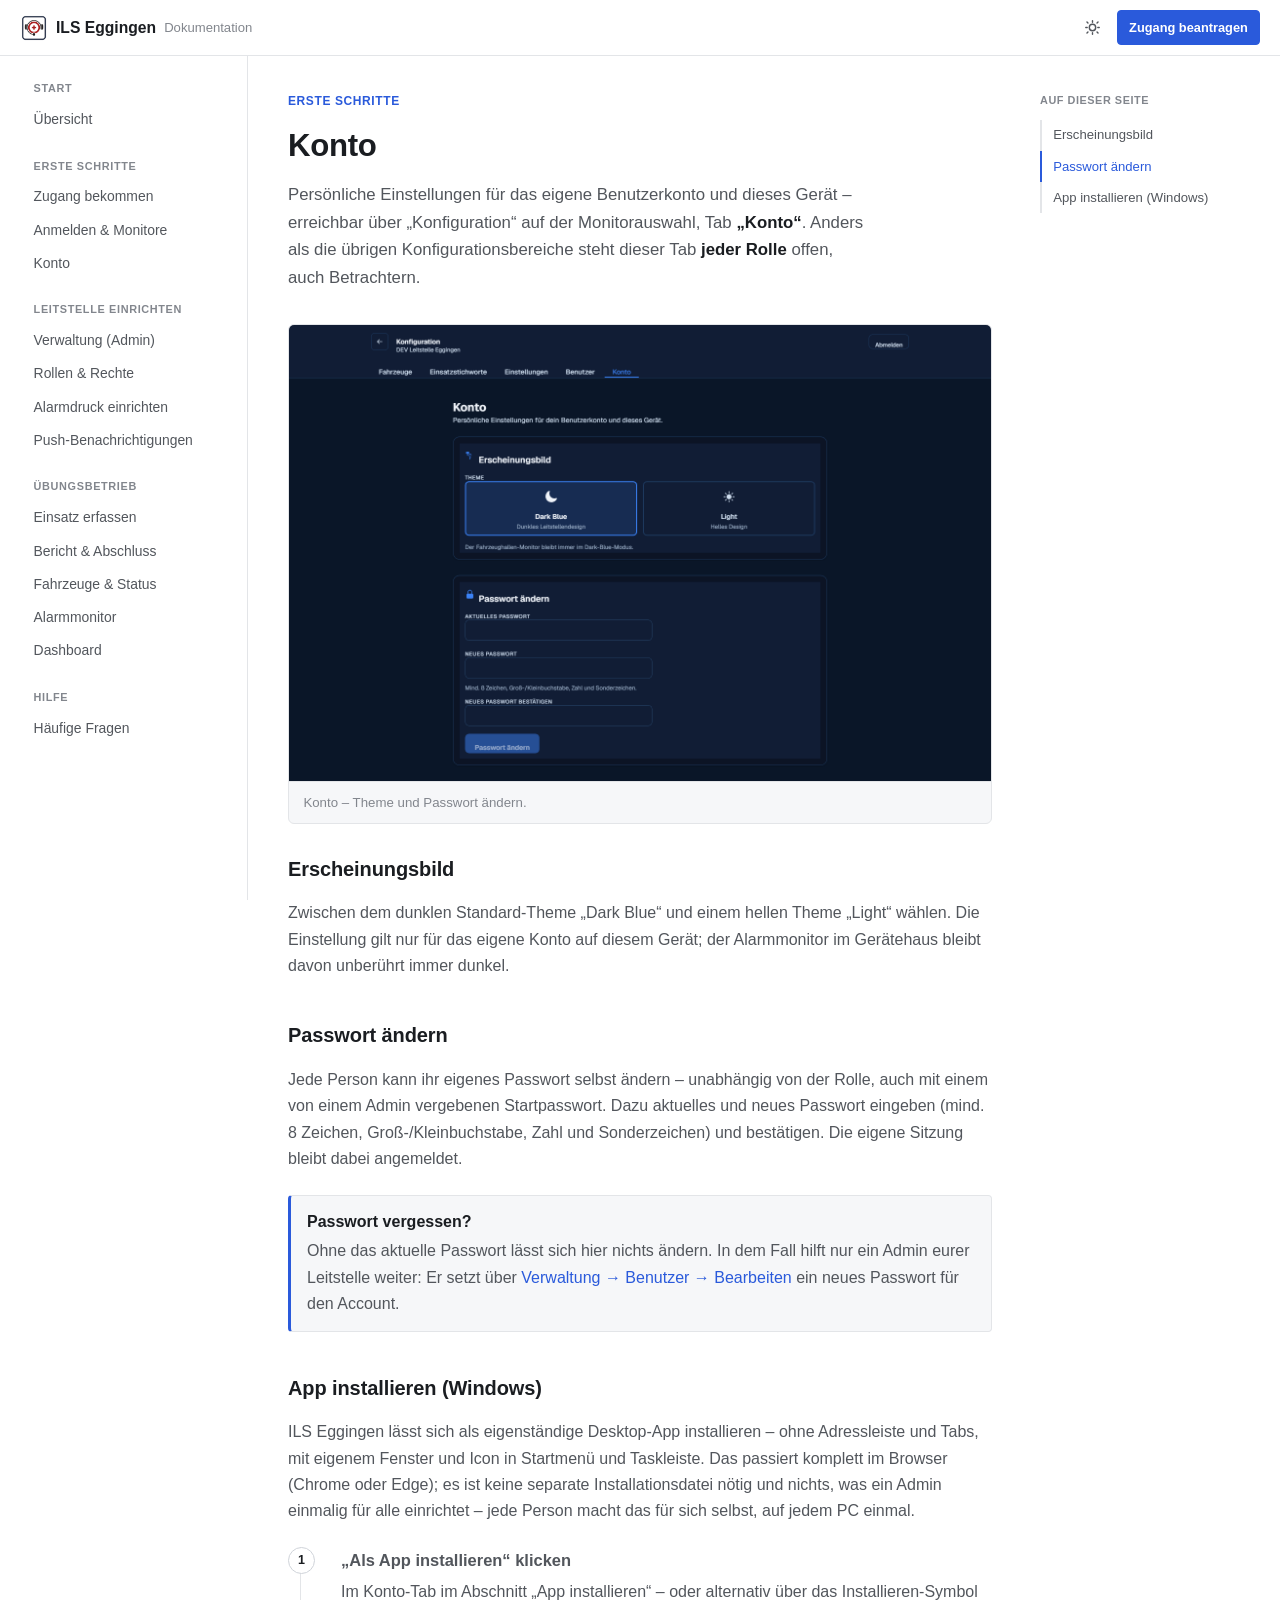
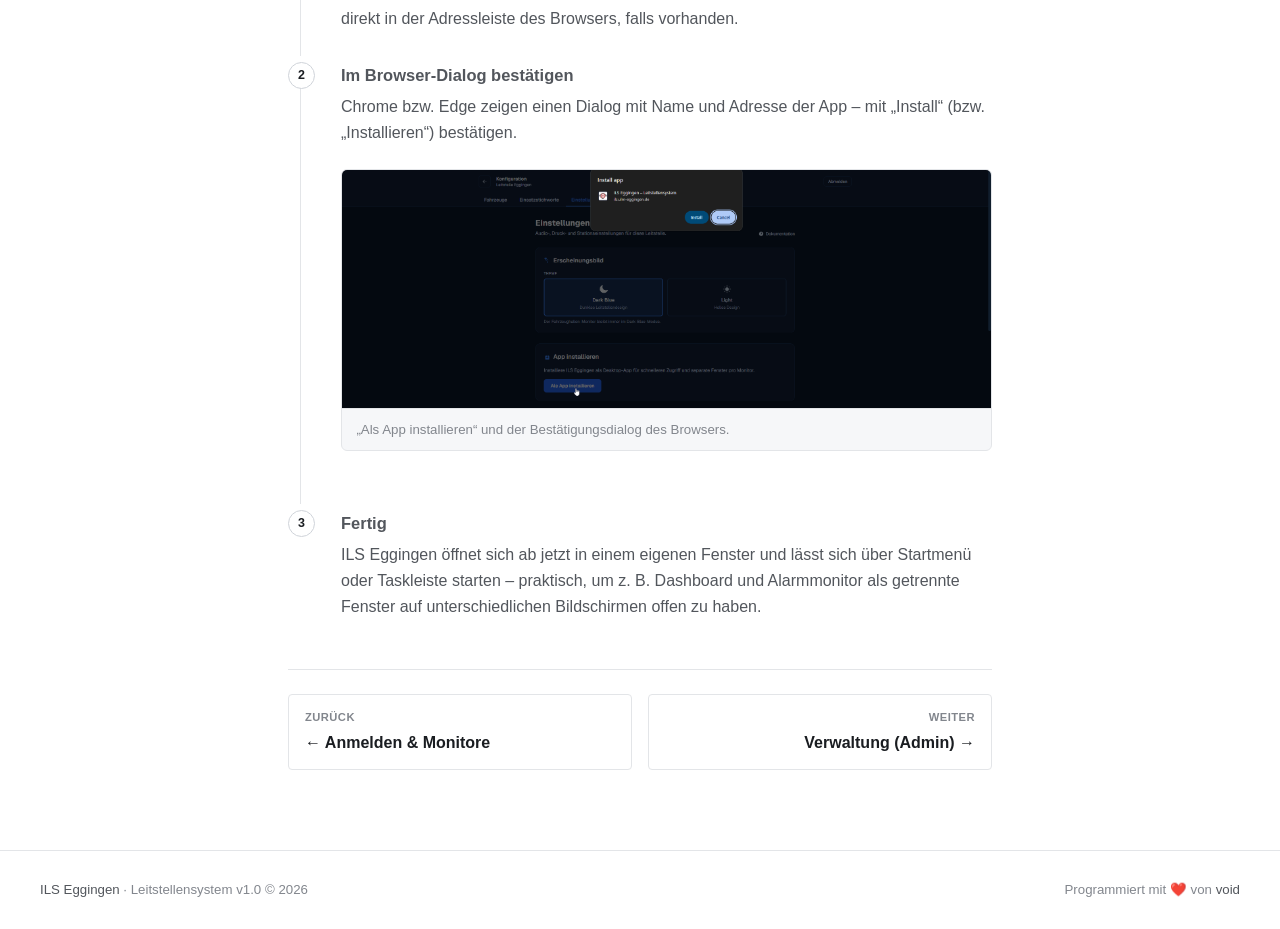
<file: konto.html>
<!doctype html>
<html lang="de">
<head>
<meta charset="utf-8" />
<meta name="viewport" content="width=device-width, initial-scale=1" />
<title>Konto – ILS Eggingen Doku</title>
<meta name="description" content="Persönliche Kontoeinstellungen: Theme wechseln, eigenes Passwort ändern und die App installieren." />
<link rel="canonical" href="https://ils.ulm-eggingen.de/doku/konto" />
<meta property="og:type" content="website" />
<meta property="og:site_name" content="ILS Eggingen Doku" />
<meta property="og:title" content="Konto – ILS Eggingen Doku" />
<meta property="og:description" content="Persönliche Kontoeinstellungen: Theme wechseln, eigenes Passwort ändern und die App installieren." />
<meta property="og:url" content="https://ils.ulm-eggingen.de/doku/konto" />
<meta property="og:image" content="https://ils.ulm-eggingen.de/doku/assets/img/og-image.jpg" />
<meta property="og:image:width" content="1200" />
<meta property="og:image:height" content="630" />
<meta property="og:locale" content="de_DE" />
<meta name="twitter:card" content="summary_large_image" />
<meta name="twitter:title" content="Konto – ILS Eggingen Doku" />
<meta name="twitter:description" content="Persönliche Kontoeinstellungen: Theme wechseln, eigenes Passwort ändern und die App installieren." />
<meta name="twitter:image" content="https://ils.ulm-eggingen.de/doku/assets/img/og-image.jpg" />
<link rel="icon" type="image/png" href="assets/img/icon-192.png" />
<link rel="apple-touch-icon" href="assets/img/icon-192.png" />
<link rel="stylesheet" href="assets/css/style.css" />
</head>
<body>
<a class="skip-link" href="#main">Zum Inhalt springen</a>

<header class="topbar">
  <button class="icon-btn menu-toggle" id="menu-toggle" aria-label="Menü öffnen">
    <svg viewBox="0 0 24 24" fill="none" stroke="currentColor" stroke-width="2" stroke-linecap="round"><path d="M3 6h18M3 12h18M3 18h18"/></svg>
  </button>
  <a class="topbar-brand" href=".">
    <img class="logo-badge" src="assets/img/icon-192.png" alt="" width="28" height="28" />
    <span>ILS Eggingen</span>
    <span class="brand-sub">Dokumentation</span>
  </a>
  <div class="topbar-spacer"></div>
  <div class="topbar-actions">
    <button class="icon-btn" id="theme-toggle" aria-label="Design umschalten">
      <svg viewBox="0 0 24 24" fill="none" stroke="currentColor" stroke-width="2" stroke-linecap="round" stroke-linejoin="round"><circle cx="12" cy="12" r="4.5"/><path d="M12 2.5v2M12 19.5v2M4.2 4.2l1.4 1.4M18.4 18.4l1.4 1.4M2.5 12h2M19.5 12h2M4.2 19.8l1.4-1.4M18.4 5.6l1.4-1.4"/></svg>
    </button>
    <a class="btn btn-primary btn-sm" href="zugang">Zugang beantragen</a>
  </div>
</header>

<div class="shell">
  <div class="sidebar-scrim" id="sidebar-scrim"></div>
  <nav class="sidebar" aria-label="Dokumentation">
    <div class="nav-group">
      <div class="nav-group-title">Start</div>
      <a class="nav-link" href=".">Übersicht</a>
    </div>
    <div class="nav-group">
      <div class="nav-group-title">Erste Schritte</div>
      <a class="nav-link" href="zugang">Zugang bekommen</a>
      <a class="nav-link" href="erste-schritte">Anmelden &amp; Monitore</a>
      <a class="nav-link" href="konto">Konto</a>
    </div>
    <div class="nav-group">
      <div class="nav-group-title">Leitstelle einrichten</div>
      <a class="nav-link" href="verwaltung">Verwaltung (Admin)</a>
      <a class="nav-link" href="rollen">Rollen &amp; Rechte</a>
      <a class="nav-link" href="silent-print-einrichten">Alarmdruck einrichten</a>
      <a class="nav-link" href="ntfy-einrichten">Push-Benachrichtigungen</a>
    </div>
    <div class="nav-group">
      <div class="nav-group-title">Übungsbetrieb</div>
      <a class="nav-link" href="einsatz-erfassen">Einsatz erfassen</a>
      <a class="nav-link" href="einsatz-bearbeiten">Bericht &amp; Abschluss</a>
      <a class="nav-link" href="fahrzeuge">Fahrzeuge &amp; Status</a>
      <a class="nav-link" href="alarmmonitor">Alarmmonitor</a>
      <a class="nav-link" href="dashboard">Dashboard</a>
    </div>
    <div class="nav-group">
      <div class="nav-group-title">Hilfe</div>
      <a class="nav-link" href="faq">Häufige Fragen</a>
    </div>
  </nav>

  <main class="main" id="main">
    <div class="content wide">
      <span class="eyebrow">Erste Schritte</span>
      <h1 class="page-title">Konto</h1>
      <p class="page-lede">Persönliche Einstellungen für das eigene Benutzerkonto und dieses Gerät – erreichbar über „Konfiguration“ auf der Monitorauswahl, Tab <strong>„Konto“</strong>. Anders als die übrigen Konfigurationsbereiche steht dieser Tab <strong>jeder Rolle</strong> offen, auch Betrachtern.</p>

      <figure class="shot">
        <img src="assets/img/verwaltung-konto.png" alt="Konto-Seite mit Erscheinungsbild (Theme) und Passwort ändern" loading="lazy" />
        <figcaption>Konto – Theme und Passwort ändern.</figcaption>
      </figure>

      <h2 id="erscheinungsbild">Erscheinungsbild</h2>
      <p>Zwischen dem dunklen Standard-Theme „Dark Blue“ und einem hellen Theme „Light“ wählen. Die Einstellung gilt nur für das eigene Konto auf diesem Gerät; der Alarmmonitor im Gerätehaus bleibt davon unberührt immer dunkel.</p>

      <h2 id="passwort-aendern">Passwort ändern</h2>
      <p>Jede Person kann ihr eigenes Passwort selbst ändern – unabhängig von der Rolle, auch mit einem von einem Admin vergebenen Startpasswort. Dazu aktuelles und neues Passwort eingeben (mind. 8 Zeichen, Groß-/Kleinbuchstabe, Zahl und Sonderzeichen) und bestätigen. Die eigene Sitzung bleibt dabei angemeldet.</p>
      <div class="callout callout-info">
        <div>
          <span class="callout-title">Passwort vergessen?</span>
          <p>Ohne das aktuelle Passwort lässt sich hier nichts ändern. In dem Fall hilft nur ein Admin eurer Leitstelle weiter: Er setzt über <a href="verwaltung.html#benutzer">Verwaltung → Benutzer → Bearbeiten</a> ein neues Passwort für den Account.</p>
        </div>
      </div>

      <h2 id="app-installieren">App installieren (Windows)</h2>
      <p>ILS Eggingen lässt sich als eigenständige Desktop-App installieren – ohne Adressleiste und Tabs, mit eigenem Fenster und Icon in Startmenü und Taskleiste. Das passiert komplett im Browser (Chrome oder Edge); es ist keine separate Installationsdatei nötig und nichts, was ein Admin einmalig für alle einrichtet – jede Person macht das für sich selbst, auf jedem PC einmal.</p>
      <ol class="step-list">
        <li>
          <h3>„Als App installieren“ klicken</h3>
          <p>Im Konto-Tab im Abschnitt „App installieren“ – oder alternativ über das Installieren-Symbol direkt in der Adressleiste des Browsers, falls vorhanden.</p>
        </li>
        <li>
          <h3>Im Browser-Dialog bestätigen</h3>
          <p>Chrome bzw. Edge zeigen einen Dialog mit Name und Adresse der App – mit „Install“ (bzw. „Installieren“) bestätigen.</p>
          <figure class="shot">
            <img src="assets/img/verwaltung-pwa-installieren.png" alt="Karte „App installieren“ und Chrome-Installationsdialog für ILS Eggingen – Leitstellensystem" loading="lazy" />
            <figcaption>„Als App installieren“ und der Bestätigungsdialog des Browsers.</figcaption>
          </figure>
        </li>
        <li>
          <h3>Fertig</h3>
          <p>ILS Eggingen öffnet sich ab jetzt in einem eigenen Fenster und lässt sich über Startmenü oder Taskleiste starten – praktisch, um z. B. Dashboard und Alarmmonitor als getrennte Fenster auf unterschiedlichen Bildschirmen offen zu haben.</p>
        </li>
      </ol>

      <div class="pagenav">
        <a class="prev" href="erste-schritte"><span class="pn-label">Zurück</span><span class="pn-title">← Anmelden &amp; Monitore</span></a>
        <a class="next" href="verwaltung"><span class="pn-label">Weiter</span><span class="pn-title">Verwaltung (Admin) →</span></a>
      </div>
    </div>
    <aside class="page-toc" id="page-toc"></aside>
  </main>
</div>

<footer class="site-footer">
  <div class="footer-inner">
    <span><a href="https://ils.ulm-eggingen.de">ILS Eggingen</a> · Leitstellensystem v1.0 © <span id="footer-year">2026</span></span>
    <span>Programmiert mit ❤️ von <a href="https://github.com/docVoid/" target="_blank" rel="noopener noreferrer">void</a></span>
  </div>
</footer>

<script src="assets/js/site.js"></script>
</body>
</html>
</file>
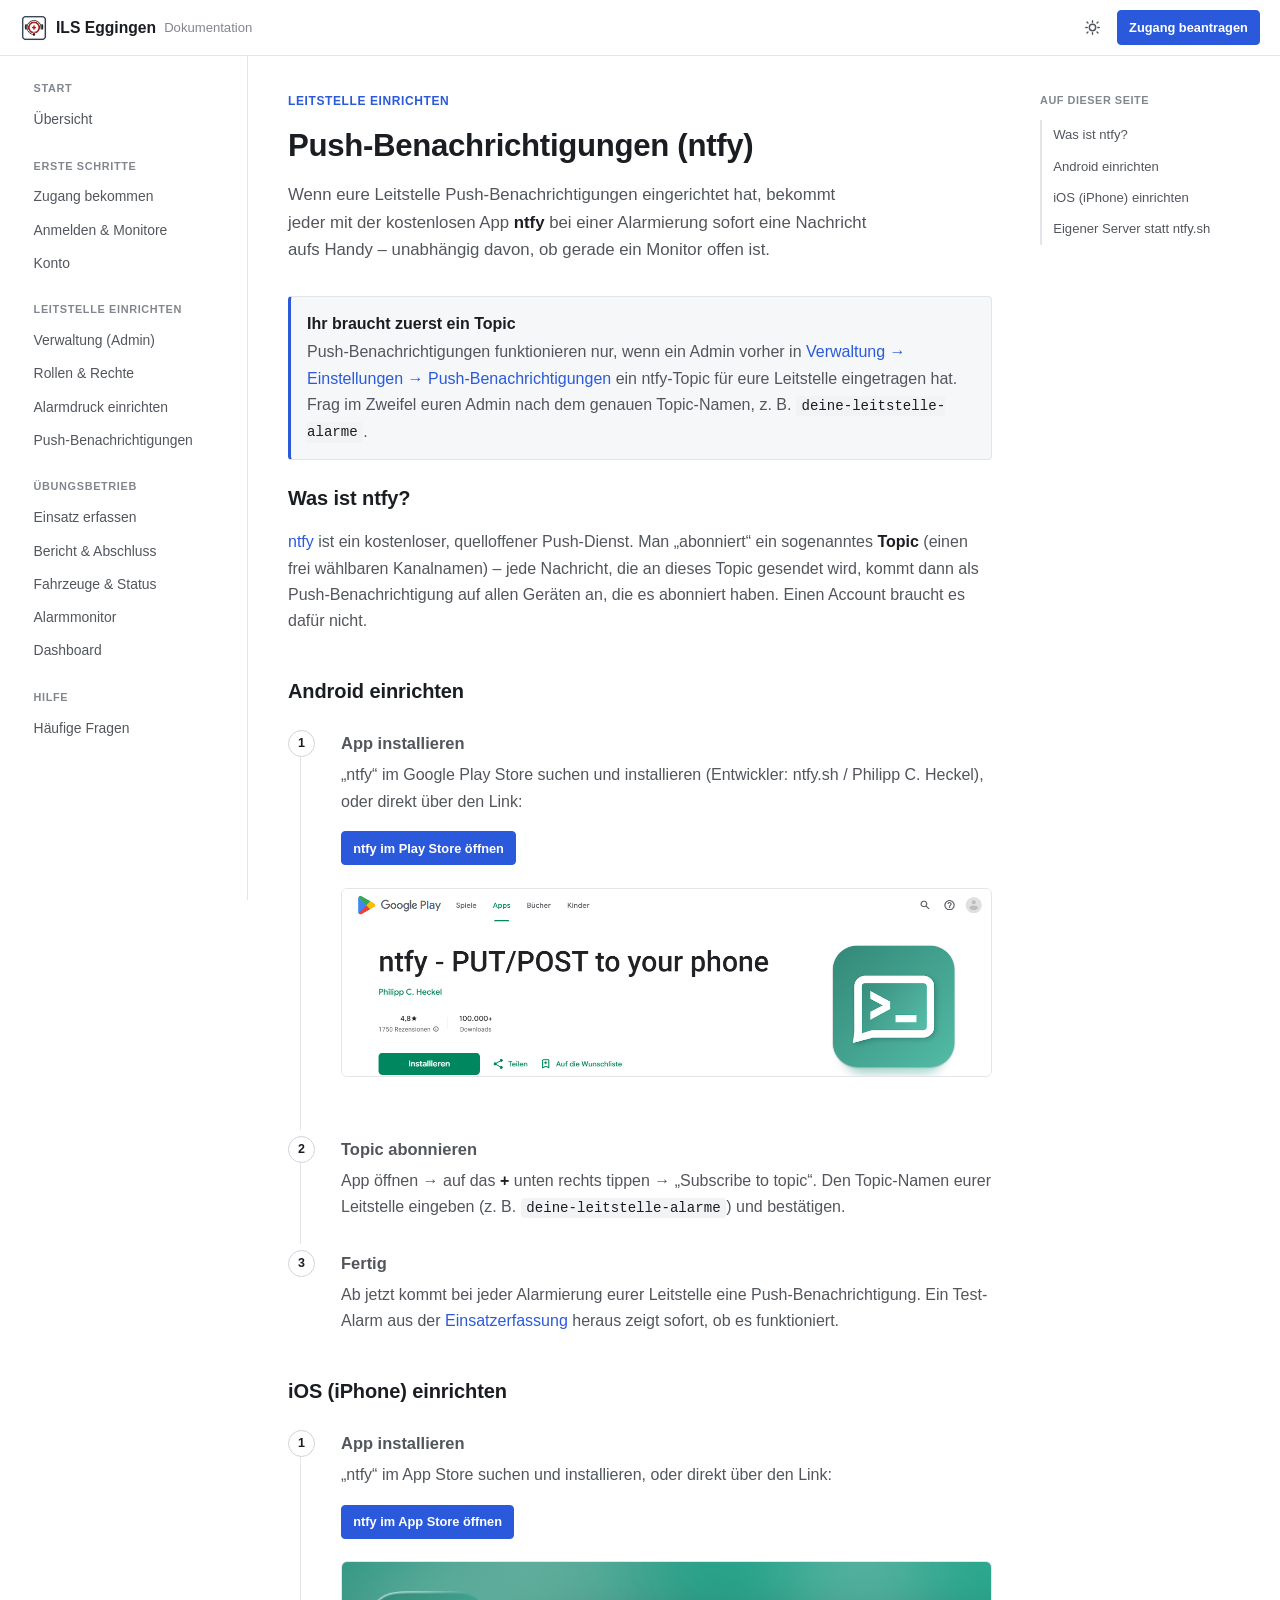
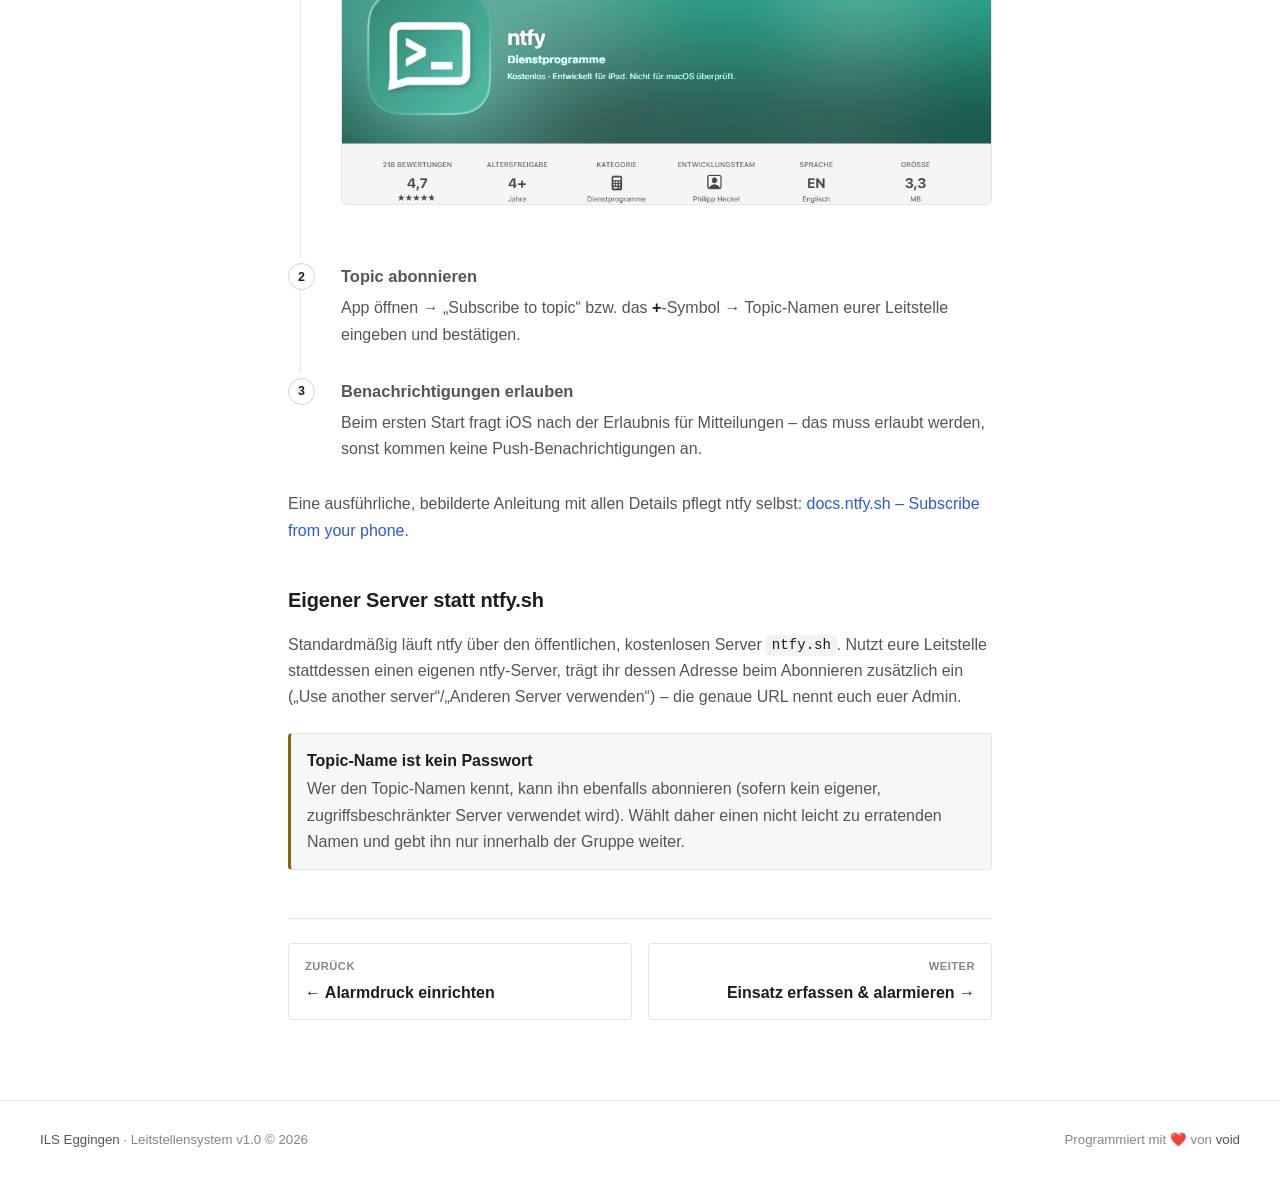
<file: ntfy-einrichten.html>
<!doctype html>
<html lang="de">
<head>
<meta charset="utf-8" />
<meta name="viewport" content="width=device-width, initial-scale=1" />
<title>Push-Benachrichtigungen einrichten – ILS Eggingen Doku</title>
<meta name="description" content="Mit der kostenlosen ntfy-App Alarme direkt aufs Handy bekommen – Einrichtung für Android und iOS." />
<link rel="canonical" href="https://ils.ulm-eggingen.de/doku/ntfy-einrichten" />
<meta property="og:type" content="website" />
<meta property="og:site_name" content="ILS Eggingen Doku" />
<meta property="og:title" content="Push-Benachrichtigungen einrichten – ILS Eggingen Doku" />
<meta property="og:description" content="Mit der kostenlosen ntfy-App Alarme direkt aufs Handy bekommen – Einrichtung für Android und iOS." />
<meta property="og:url" content="https://ils.ulm-eggingen.de/doku/ntfy-einrichten" />
<meta property="og:image" content="https://ils.ulm-eggingen.de/doku/assets/img/og-image.jpg" />
<meta property="og:image:width" content="1200" />
<meta property="og:image:height" content="630" />
<meta property="og:locale" content="de_DE" />
<meta name="twitter:card" content="summary_large_image" />
<meta name="twitter:title" content="Push-Benachrichtigungen einrichten – ILS Eggingen Doku" />
<meta name="twitter:description" content="Mit der kostenlosen ntfy-App Alarme direkt aufs Handy bekommen – Einrichtung für Android und iOS." />
<meta name="twitter:image" content="https://ils.ulm-eggingen.de/doku/assets/img/og-image.jpg" />
<link rel="icon" type="image/png" href="assets/img/icon-192.png" />
<link rel="apple-touch-icon" href="assets/img/icon-192.png" />
<link rel="stylesheet" href="assets/css/style.css" />
</head>
<body>
<a class="skip-link" href="#main">Zum Inhalt springen</a>

<header class="topbar">
  <button class="icon-btn menu-toggle" id="menu-toggle" aria-label="Menü öffnen">
    <svg viewBox="0 0 24 24" fill="none" stroke="currentColor" stroke-width="2" stroke-linecap="round"><path d="M3 6h18M3 12h18M3 18h18"/></svg>
  </button>
  <a class="topbar-brand" href=".">
    <img class="logo-badge" src="assets/img/icon-192.png" alt="" width="28" height="28" />
    <span>ILS Eggingen</span>
    <span class="brand-sub">Dokumentation</span>
  </a>
  <div class="topbar-spacer"></div>
  <div class="topbar-actions">
    <button class="icon-btn" id="theme-toggle" aria-label="Design umschalten">
      <svg viewBox="0 0 24 24" fill="none" stroke="currentColor" stroke-width="2" stroke-linecap="round" stroke-linejoin="round"><circle cx="12" cy="12" r="4.5"/><path d="M12 2.5v2M12 19.5v2M4.2 4.2l1.4 1.4M18.4 18.4l1.4 1.4M2.5 12h2M19.5 12h2M4.2 19.8l1.4-1.4M18.4 5.6l1.4-1.4"/></svg>
    </button>
    <a class="btn btn-primary btn-sm" href="zugang">Zugang beantragen</a>
  </div>
</header>

<div class="shell">
  <div class="sidebar-scrim" id="sidebar-scrim"></div>
  <nav class="sidebar" aria-label="Dokumentation">
    <div class="nav-group">
      <div class="nav-group-title">Start</div>
      <a class="nav-link" href=".">Übersicht</a>
    </div>
    <div class="nav-group">
      <div class="nav-group-title">Erste Schritte</div>
      <a class="nav-link" href="zugang">Zugang bekommen</a>
      <a class="nav-link" href="erste-schritte">Anmelden &amp; Monitore</a>
      <a class="nav-link" href="konto">Konto</a>
    </div>
    <div class="nav-group">
      <div class="nav-group-title">Leitstelle einrichten</div>
      <a class="nav-link" href="verwaltung">Verwaltung (Admin)</a>
      <a class="nav-link" href="rollen">Rollen &amp; Rechte</a>
      <a class="nav-link" href="silent-print-einrichten">Alarmdruck einrichten</a>
      <a class="nav-link" href="ntfy-einrichten">Push-Benachrichtigungen</a>
    </div>
    <div class="nav-group">
      <div class="nav-group-title">Übungsbetrieb</div>
      <a class="nav-link" href="einsatz-erfassen">Einsatz erfassen</a>
      <a class="nav-link" href="einsatz-bearbeiten">Bericht &amp; Abschluss</a>
      <a class="nav-link" href="fahrzeuge">Fahrzeuge &amp; Status</a>
      <a class="nav-link" href="alarmmonitor">Alarmmonitor</a>
      <a class="nav-link" href="dashboard">Dashboard</a>
    </div>
    <div class="nav-group">
      <div class="nav-group-title">Hilfe</div>
      <a class="nav-link" href="faq">Häufige Fragen</a>
    </div>
  </nav>

  <main class="main" id="main">
    <div class="content wide">
      <span class="eyebrow">Leitstelle einrichten</span>
      <h1 class="page-title">Push-Benachrichtigungen (ntfy)</h1>
      <p class="page-lede">Wenn eure Leitstelle Push-Benachrichtigungen eingerichtet hat, bekommt jeder mit der kostenlosen App <strong>ntfy</strong> bei einer Alarmierung sofort eine Nachricht aufs Handy – unabhängig davon, ob gerade ein Monitor offen ist.</p>

      <div class="callout callout-info">
        <div>
          <span class="callout-title">Ihr braucht zuerst ein Topic</span>
          <p>Push-Benachrichtigungen funktionieren nur, wenn ein Admin vorher in <a href="verwaltung.html#einstellungen">Verwaltung → Einstellungen → Push-Benachrichtigungen</a> ein ntfy-Topic für eure Leitstelle eingetragen hat. Frag im Zweifel euren Admin nach dem genauen Topic-Namen, z. B. <code>deine-leitstelle-alarme</code>.</p>
        </div>
      </div>

      <h2 id="was-ist-ntfy">Was ist ntfy?</h2>
      <p><a href="https://ntfy.sh/">ntfy</a> ist ein kostenloser, quelloffener Push-Dienst. Man „abonniert“ ein sogenanntes <strong>Topic</strong> (einen frei wählbaren Kanalnamen) – jede Nachricht, die an dieses Topic gesendet wird, kommt dann als Push-Benachrichtigung auf allen Geräten an, die es abonniert haben. Einen Account braucht es dafür nicht.</p>

      <h2 id="android-einrichten">Android einrichten</h2>
      <ol class="step-list">
        <li>
          <h3>App installieren</h3>
          <p>„ntfy“ im Google Play Store suchen und installieren (Entwickler: ntfy.sh / Philipp C. Heckel), oder direkt über den Link:</p>
          <p><a class="btn btn-primary btn-sm" href="https://play.google.com/store/apps/details?id=io.heckel.ntfy">ntfy im Play Store öffnen</a></p>
          <figure class="shot">
            <img src="assets/img/ntfy-playstore.png" alt="ntfy-App im Google Play Store, Entwickler Philipp C. Heckel, 4,8 Sterne" loading="lazy" />
          </figure>
        </li>
        <li>
          <h3>Topic abonnieren</h3>
          <p>App öffnen → auf das <strong>+</strong> unten rechts tippen → „Subscribe to topic“. Den Topic-Namen eurer Leitstelle eingeben (z. B. <code>deine-leitstelle-alarme</code>) und bestätigen.</p>
        </li>
        <li>
          <h3>Fertig</h3>
          <p>Ab jetzt kommt bei jeder Alarmierung eurer Leitstelle eine Push-Benachrichtigung. Ein Test-Alarm aus der <a href="einsatz-erfassen">Einsatzerfassung</a> heraus zeigt sofort, ob es funktioniert.</p>
        </li>
      </ol>

      <h2 id="ios-iphone-einrichten">iOS (iPhone) einrichten</h2>
      <ol class="step-list">
        <li>
          <h3>App installieren</h3>
          <p>„ntfy“ im App Store suchen und installieren, oder direkt über den Link:</p>
          <p><a class="btn btn-primary btn-sm" href="https://apps.apple.com/de/app/ntfy/id1625396347">ntfy im App Store öffnen</a></p>
          <figure class="shot">
            <img src="assets/img/ntfy-appstore.png" alt="ntfy-App im Apple App Store, Entwicklerteam Philipp Heckel, 4,7 Sterne" loading="lazy" />
          </figure>
        </li>
        <li>
          <h3>Topic abonnieren</h3>
          <p>App öffnen → „Subscribe to topic“ bzw. das <strong>+</strong>-Symbol → Topic-Namen eurer Leitstelle eingeben und bestätigen.</p>
        </li>
        <li>
          <h3>Benachrichtigungen erlauben</h3>
          <p>Beim ersten Start fragt iOS nach der Erlaubnis für Mitteilungen – das muss erlaubt werden, sonst kommen keine Push-Benachrichtigungen an.</p>
        </li>
      </ol>

      <p>Eine ausführliche, bebilderte Anleitung mit allen Details pflegt ntfy selbst: <a href="https://docs.ntfy.sh/subscribe/phone/">docs.ntfy.sh – Subscribe from your phone</a>.</p>

      <h2 id="eigener-server-statt-ntfy-sh">Eigener Server statt ntfy.sh</h2>
      <p>Standardmäßig läuft ntfy über den öffentlichen, kostenlosen Server <code>ntfy.sh</code>. Nutzt eure Leitstelle stattdessen einen eigenen ntfy-Server, trägt ihr dessen Adresse beim Abonnieren zusätzlich ein („Use another server“/„Anderen Server verwenden“) – die genaue URL nennt euch euer Admin.</p>

      <div class="callout callout-warning">
        <div>
          <span class="callout-title">Topic-Name ist kein Passwort</span>
          <p>Wer den Topic-Namen kennt, kann ihn ebenfalls abonnieren (sofern kein eigener, zugriffsbeschränkter Server verwendet wird). Wählt daher einen nicht leicht zu erratenden Namen und gebt ihn nur innerhalb der Gruppe weiter.</p>
        </div>
      </div>

      <div class="pagenav">
        <a class="prev" href="silent-print-einrichten"><span class="pn-label">Zurück</span><span class="pn-title">← Alarmdruck einrichten</span></a>
        <a class="next" href="einsatz-erfassen"><span class="pn-label">Weiter</span><span class="pn-title">Einsatz erfassen &amp; alarmieren →</span></a>
      </div>
    </div>
    <aside class="page-toc" id="page-toc"></aside>
  </main>
</div>

<footer class="site-footer">
  <div class="footer-inner">
    <span><a href="https://ils.ulm-eggingen.de">ILS Eggingen</a> · Leitstellensystem v1.0 © <span id="footer-year">2026</span></span>
    <span>Programmiert mit ❤️ von <a href="https://github.com/docVoid/" target="_blank" rel="noopener noreferrer">void</a></span>
  </div>
</footer>

<script src="assets/js/site.js"></script>
</body>
</html>
</file>
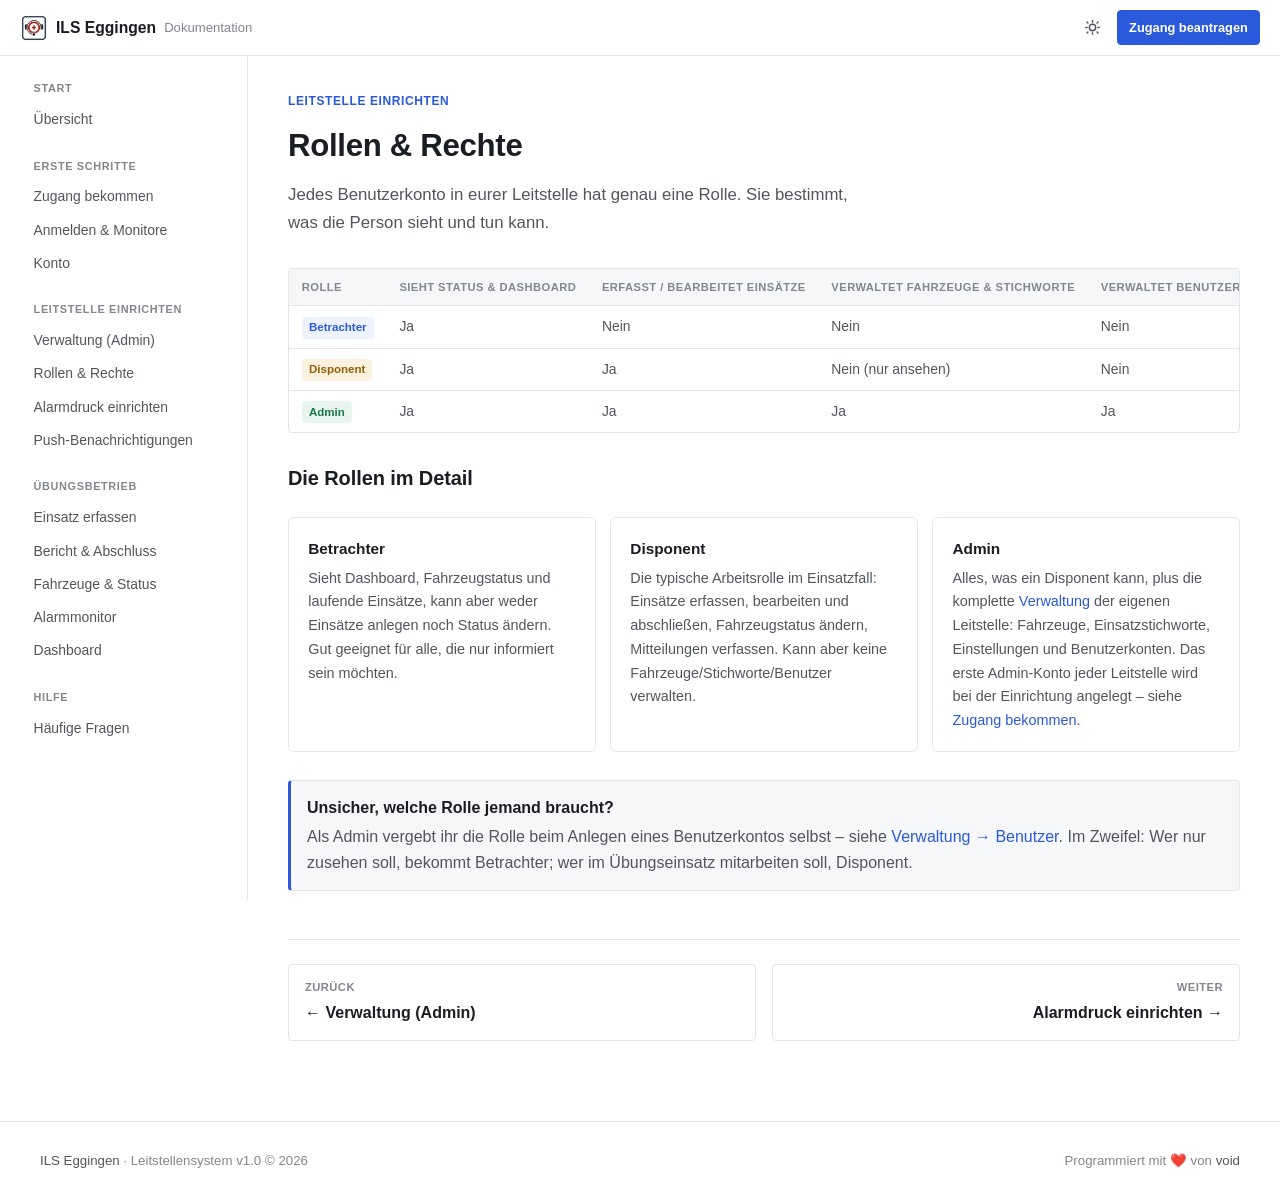
<file: rollen.html>
<!doctype html>
<html lang="de">
<head>
<meta charset="utf-8" />
<meta name="viewport" content="width=device-width, initial-scale=1" />
<title>Rollen &amp; Rechte – ILS Eggingen Doku</title>
<meta name="description" content="Die Rollen der ILS Eggingen im Überblick: was Betrachter, Disponent und Admin jeweils dürfen." />
<link rel="canonical" href="https://ils.ulm-eggingen.de/doku/rollen" />
<meta property="og:type" content="website" />
<meta property="og:site_name" content="ILS Eggingen Doku" />
<meta property="og:title" content="Rollen &amp; Rechte – ILS Eggingen Doku" />
<meta property="og:description" content="Die Rollen der ILS Eggingen im Überblick: was Betrachter, Disponent und Admin jeweils dürfen." />
<meta property="og:url" content="https://ils.ulm-eggingen.de/doku/rollen" />
<meta property="og:image" content="https://ils.ulm-eggingen.de/doku/assets/img/og-image.jpg" />
<meta property="og:image:width" content="1200" />
<meta property="og:image:height" content="630" />
<meta property="og:locale" content="de_DE" />
<meta name="twitter:card" content="summary_large_image" />
<meta name="twitter:title" content="Rollen &amp; Rechte – ILS Eggingen Doku" />
<meta name="twitter:description" content="Die Rollen der ILS Eggingen im Überblick: was Betrachter, Disponent und Admin jeweils dürfen." />
<meta name="twitter:image" content="https://ils.ulm-eggingen.de/doku/assets/img/og-image.jpg" />
<link rel="icon" type="image/png" href="assets/img/icon-192.png" />
<link rel="apple-touch-icon" href="assets/img/icon-192.png" />
<link rel="stylesheet" href="assets/css/style.css" />
</head>
<body>
<a class="skip-link" href="#main">Zum Inhalt springen</a>

<header class="topbar">
  <button class="icon-btn menu-toggle" id="menu-toggle" aria-label="Menü öffnen">
    <svg viewBox="0 0 24 24" fill="none" stroke="currentColor" stroke-width="2" stroke-linecap="round"><path d="M3 6h18M3 12h18M3 18h18"/></svg>
  </button>
  <a class="topbar-brand" href=".">
    <img class="logo-badge" src="assets/img/icon-192.png" alt="" width="28" height="28" />
    <span>ILS Eggingen</span>
    <span class="brand-sub">Dokumentation</span>
  </a>
  <div class="topbar-spacer"></div>
  <div class="topbar-actions">
    <button class="icon-btn" id="theme-toggle" aria-label="Design umschalten">
      <svg viewBox="0 0 24 24" fill="none" stroke="currentColor" stroke-width="2" stroke-linecap="round" stroke-linejoin="round"><circle cx="12" cy="12" r="4.5"/><path d="M12 2.5v2M12 19.5v2M4.2 4.2l1.4 1.4M18.4 18.4l1.4 1.4M2.5 12h2M19.5 12h2M4.2 19.8l1.4-1.4M18.4 5.6l1.4-1.4"/></svg>
    </button>
    <a class="btn btn-primary btn-sm" href="zugang">Zugang beantragen</a>
  </div>
</header>

<div class="shell">
  <div class="sidebar-scrim" id="sidebar-scrim"></div>
  <nav class="sidebar" aria-label="Dokumentation">
    <div class="nav-group">
      <div class="nav-group-title">Start</div>
      <a class="nav-link" href=".">Übersicht</a>
    </div>
    <div class="nav-group">
      <div class="nav-group-title">Erste Schritte</div>
      <a class="nav-link" href="zugang">Zugang bekommen</a>
      <a class="nav-link" href="erste-schritte">Anmelden &amp; Monitore</a>
      <a class="nav-link" href="konto">Konto</a>
    </div>
    <div class="nav-group">
      <div class="nav-group-title">Leitstelle einrichten</div>
      <a class="nav-link" href="verwaltung">Verwaltung (Admin)</a>
      <a class="nav-link" href="rollen">Rollen &amp; Rechte</a>
      <a class="nav-link" href="silent-print-einrichten">Alarmdruck einrichten</a>
      <a class="nav-link" href="ntfy-einrichten">Push-Benachrichtigungen</a>
    </div>
    <div class="nav-group">
      <div class="nav-group-title">Übungsbetrieb</div>
      <a class="nav-link" href="einsatz-erfassen">Einsatz erfassen</a>
      <a class="nav-link" href="einsatz-bearbeiten">Bericht &amp; Abschluss</a>
      <a class="nav-link" href="fahrzeuge">Fahrzeuge &amp; Status</a>
      <a class="nav-link" href="alarmmonitor">Alarmmonitor</a>
      <a class="nav-link" href="dashboard">Dashboard</a>
    </div>
    <div class="nav-group">
      <div class="nav-group-title">Hilfe</div>
      <a class="nav-link" href="faq">Häufige Fragen</a>
    </div>
  </nav>

  <main class="main" id="main">
    <div class="content wide">
      <span class="eyebrow">Leitstelle einrichten</span>
      <h1 class="page-title">Rollen &amp; Rechte</h1>
      <p class="page-lede">Jedes Benutzerkonto in eurer Leitstelle hat genau eine Rolle. Sie bestimmt, was die Person sieht und tun kann.</p>

      <div class="table-wrap">
        <table>
          <thead><tr><th>Rolle</th><th>Sieht Status &amp; Dashboard</th><th>Erfasst / bearbeitet Einsätze</th><th>Verwaltet Fahrzeuge &amp; Stichworte</th><th>Verwaltet Benutzer</th></tr></thead>
          <tbody>
            <tr>
              <td><span class="badge badge-primary">Betrachter</span></td>
              <td>Ja</td><td>Nein</td><td>Nein</td><td>Nein</td>
            </tr>
            <tr>
              <td><span class="badge badge-warning">Disponent</span></td>
              <td>Ja</td><td>Ja</td><td>Nein (nur ansehen)</td><td>Nein</td>
            </tr>
            <tr>
              <td><span class="badge badge-success">Admin</span></td>
              <td>Ja</td><td>Ja</td><td>Ja</td><td>Ja</td>
            </tr>
          </tbody>
        </table>
      </div>

      <h2 id="die-rollen-im-detail">Die Rollen im Detail</h2>

      <div class="card-grid">
        <div class="card">
          <h3>Betrachter</h3>
          <p>Sieht Dashboard, Fahrzeugstatus und laufende Einsätze, kann aber weder Einsätze anlegen noch Status ändern. Gut geeignet für alle, die nur informiert sein möchten.</p>
        </div>
        <div class="card">
          <h3>Disponent</h3>
          <p>Die typische Arbeitsrolle im Einsatzfall: Einsätze erfassen, bearbeiten und abschließen, Fahrzeugstatus ändern, Mitteilungen verfassen. Kann aber keine Fahrzeuge/Stichworte/Benutzer verwalten.</p>
        </div>
        <div class="card">
          <h3>Admin</h3>
          <p>Alles, was ein Disponent kann, plus die komplette <a href="verwaltung">Verwaltung</a> der eigenen Leitstelle: Fahrzeuge, Einsatzstichworte, Einstellungen und Benutzerkonten. Das erste Admin-Konto jeder Leitstelle wird bei der Einrichtung angelegt – siehe <a href="zugang">Zugang bekommen</a>.</p>
        </div>
      </div>

      <div class="callout callout-info">
        <svg viewBox="0 0 24 24" fill="none" stroke="currentColor" stroke-width="2" stroke-linecap="round" stroke-linejoin="round"><circle cx="12" cy="12" r="9"/><path d="M12 8h.01M11 12h1v5h1"/></svg>
        <div>
          <span class="callout-title">Unsicher, welche Rolle jemand braucht?</span>
          <p>Als Admin vergebt ihr die Rolle beim Anlegen eines Benutzerkontos selbst – siehe <a href="verwaltung.html#benutzer">Verwaltung → Benutzer</a>. Im Zweifel: Wer nur zusehen soll, bekommt Betrachter; wer im Übungseinsatz mitarbeiten soll, Disponent.</p>
        </div>
      </div>

      <div class="pagenav">
        <a class="prev" href="verwaltung"><span class="pn-label">Zurück</span><span class="pn-title">← Verwaltung (Admin)</span></a>
        <a class="next" href="silent-print-einrichten"><span class="pn-label">Weiter</span><span class="pn-title">Alarmdruck einrichten →</span></a>
      </div>
    </div>
    <aside class="page-toc" id="page-toc"></aside>
  </main>
</div>

<footer class="site-footer">
  <div class="footer-inner">
    <span><a href="https://ils.ulm-eggingen.de">ILS Eggingen</a> · Leitstellensystem v1.0 © <span id="footer-year">2026</span></span>
    <span>Programmiert mit ❤️ von <a href="https://github.com/docVoid/" target="_blank" rel="noopener noreferrer">void</a></span>
  </div>
</footer>

<script src="assets/js/site.js"></script>
</body>
</html>
</file>
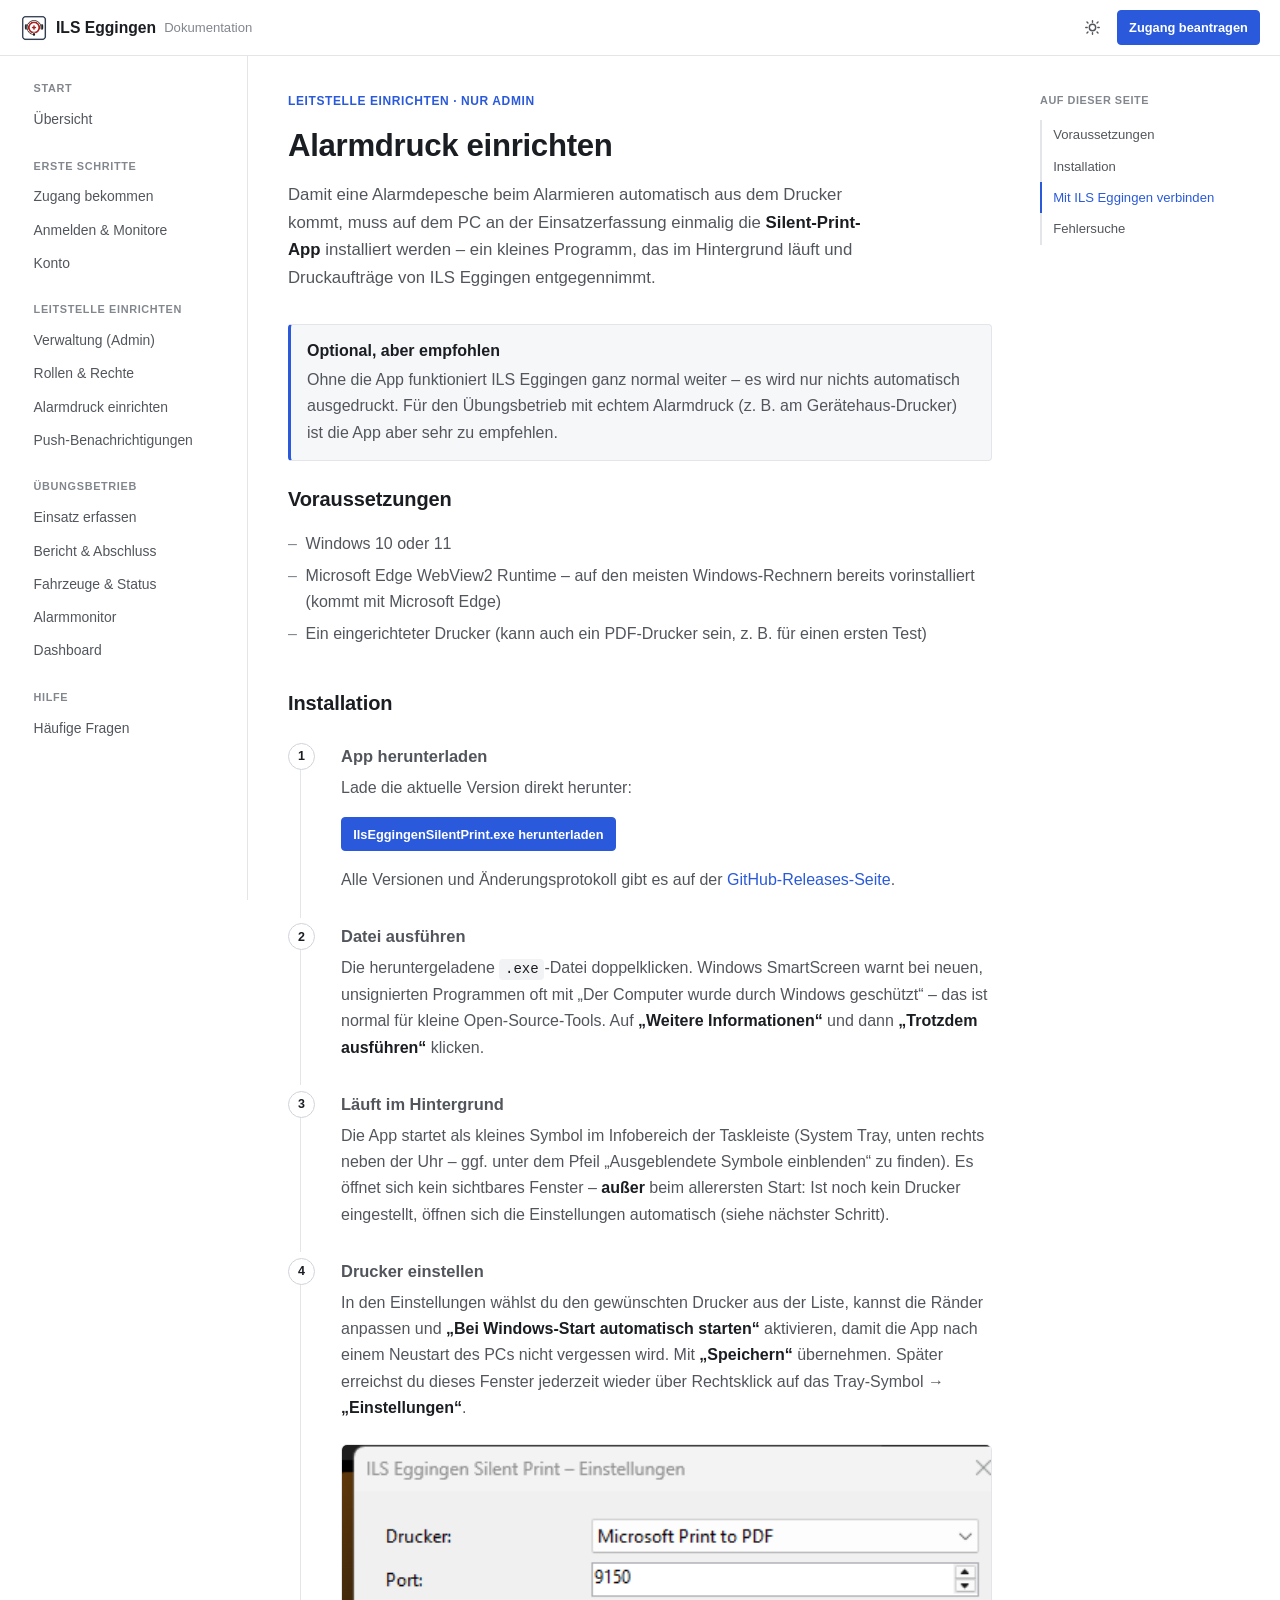
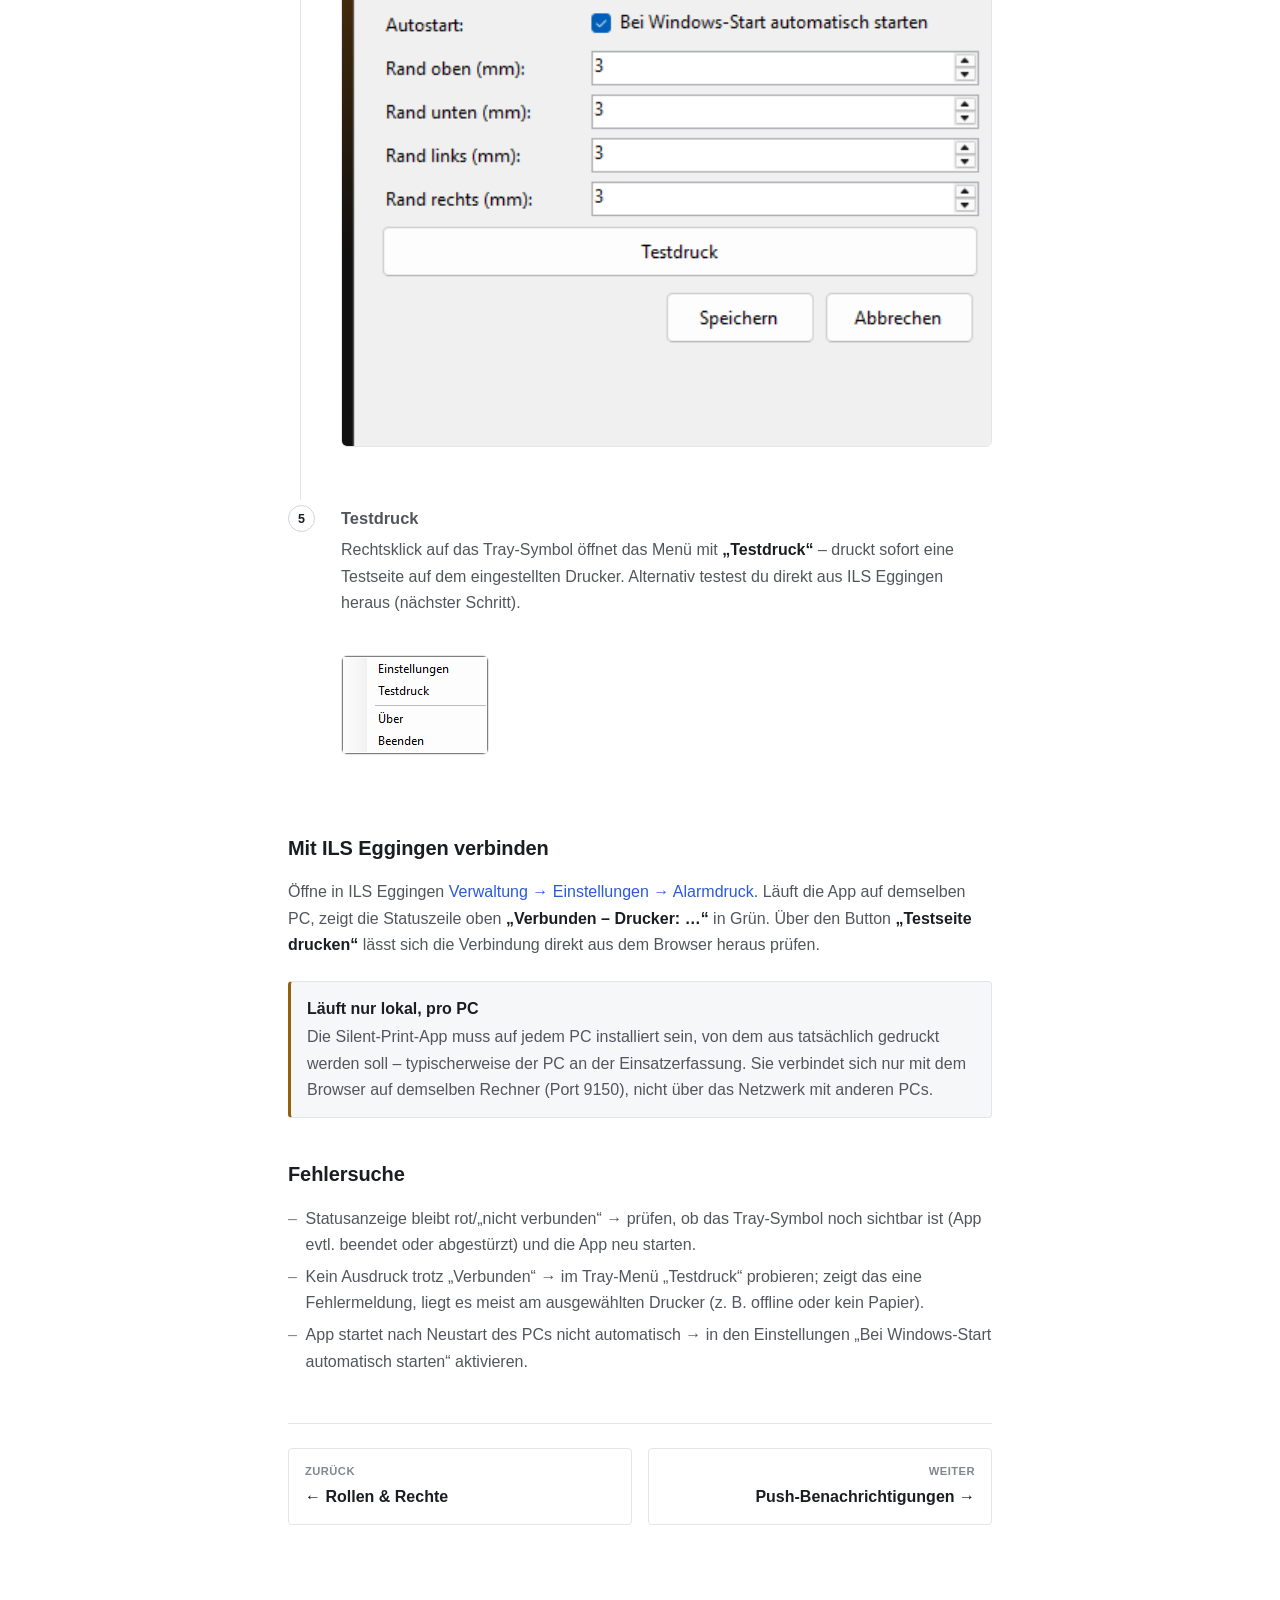
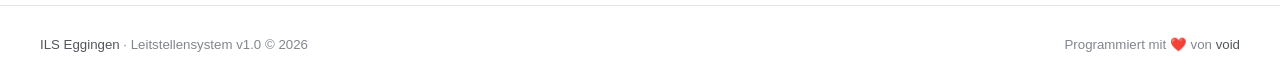
<file: silent-print-einrichten.html>
<!doctype html>
<html lang="de">
<head>
<meta charset="utf-8" />
<meta name="viewport" content="width=device-width, initial-scale=1" />
<title>Alarmdruck einrichten – ILS Eggingen Doku</title>
<meta name="description" content="Silent-Print-App herunterladen, installieren und mit ILS Eggingen verbinden, damit Alarmdepeschen automatisch gedruckt werden." />
<link rel="canonical" href="https://ils.ulm-eggingen.de/doku/silent-print-einrichten" />
<meta property="og:type" content="website" />
<meta property="og:site_name" content="ILS Eggingen Doku" />
<meta property="og:title" content="Alarmdruck einrichten – ILS Eggingen Doku" />
<meta property="og:description" content="Silent-Print-App herunterladen, installieren und mit ILS Eggingen verbinden, damit Alarmdepeschen automatisch gedruckt werden." />
<meta property="og:url" content="https://ils.ulm-eggingen.de/doku/silent-print-einrichten" />
<meta property="og:image" content="https://ils.ulm-eggingen.de/doku/assets/img/og-image.jpg" />
<meta property="og:image:width" content="1200" />
<meta property="og:image:height" content="630" />
<meta property="og:locale" content="de_DE" />
<meta name="twitter:card" content="summary_large_image" />
<meta name="twitter:title" content="Alarmdruck einrichten – ILS Eggingen Doku" />
<meta name="twitter:description" content="Silent-Print-App herunterladen, installieren und mit ILS Eggingen verbinden, damit Alarmdepeschen automatisch gedruckt werden." />
<meta name="twitter:image" content="https://ils.ulm-eggingen.de/doku/assets/img/og-image.jpg" />
<link rel="icon" type="image/png" href="assets/img/icon-192.png" />
<link rel="apple-touch-icon" href="assets/img/icon-192.png" />
<link rel="stylesheet" href="assets/css/style.css" />
</head>
<body>
<a class="skip-link" href="#main">Zum Inhalt springen</a>

<header class="topbar">
  <button class="icon-btn menu-toggle" id="menu-toggle" aria-label="Menü öffnen">
    <svg viewBox="0 0 24 24" fill="none" stroke="currentColor" stroke-width="2" stroke-linecap="round"><path d="M3 6h18M3 12h18M3 18h18"/></svg>
  </button>
  <a class="topbar-brand" href=".">
    <img class="logo-badge" src="assets/img/icon-192.png" alt="" width="28" height="28" />
    <span>ILS Eggingen</span>
    <span class="brand-sub">Dokumentation</span>
  </a>
  <div class="topbar-spacer"></div>
  <div class="topbar-actions">
    <button class="icon-btn" id="theme-toggle" aria-label="Design umschalten">
      <svg viewBox="0 0 24 24" fill="none" stroke="currentColor" stroke-width="2" stroke-linecap="round" stroke-linejoin="round"><circle cx="12" cy="12" r="4.5"/><path d="M12 2.5v2M12 19.5v2M4.2 4.2l1.4 1.4M18.4 18.4l1.4 1.4M2.5 12h2M19.5 12h2M4.2 19.8l1.4-1.4M18.4 5.6l1.4-1.4"/></svg>
    </button>
    <a class="btn btn-primary btn-sm" href="zugang">Zugang beantragen</a>
  </div>
</header>

<div class="shell">
  <div class="sidebar-scrim" id="sidebar-scrim"></div>
  <nav class="sidebar" aria-label="Dokumentation">
    <div class="nav-group">
      <div class="nav-group-title">Start</div>
      <a class="nav-link" href=".">Übersicht</a>
    </div>
    <div class="nav-group">
      <div class="nav-group-title">Erste Schritte</div>
      <a class="nav-link" href="zugang">Zugang bekommen</a>
      <a class="nav-link" href="erste-schritte">Anmelden &amp; Monitore</a>
      <a class="nav-link" href="konto">Konto</a>
    </div>
    <div class="nav-group">
      <div class="nav-group-title">Leitstelle einrichten</div>
      <a class="nav-link" href="verwaltung">Verwaltung (Admin)</a>
      <a class="nav-link" href="rollen">Rollen &amp; Rechte</a>
      <a class="nav-link" href="silent-print-einrichten">Alarmdruck einrichten</a>
      <a class="nav-link" href="ntfy-einrichten">Push-Benachrichtigungen</a>
    </div>
    <div class="nav-group">
      <div class="nav-group-title">Übungsbetrieb</div>
      <a class="nav-link" href="einsatz-erfassen">Einsatz erfassen</a>
      <a class="nav-link" href="einsatz-bearbeiten">Bericht &amp; Abschluss</a>
      <a class="nav-link" href="fahrzeuge">Fahrzeuge &amp; Status</a>
      <a class="nav-link" href="alarmmonitor">Alarmmonitor</a>
      <a class="nav-link" href="dashboard">Dashboard</a>
    </div>
    <div class="nav-group">
      <div class="nav-group-title">Hilfe</div>
      <a class="nav-link" href="faq">Häufige Fragen</a>
    </div>
  </nav>

  <main class="main" id="main">
    <div class="content wide">
      <span class="eyebrow">Leitstelle einrichten · nur Admin</span>
      <h1 class="page-title">Alarmdruck einrichten</h1>
      <p class="page-lede">Damit eine Alarmdepesche beim Alarmieren automatisch aus dem Drucker kommt, muss auf dem PC an der Einsatzerfassung einmalig die <strong>Silent-Print-App</strong> installiert werden – ein kleines Programm, das im Hintergrund läuft und Druckaufträge von ILS Eggingen entgegennimmt.</p>

      <div class="callout callout-info">
        <div>
          <span class="callout-title">Optional, aber empfohlen</span>
          <p>Ohne die App funktioniert ILS Eggingen ganz normal weiter – es wird nur nichts automatisch ausgedruckt. Für den Übungsbetrieb mit echtem Alarmdruck (z. B. am Gerätehaus-Drucker) ist die App aber sehr zu empfehlen.</p>
        </div>
      </div>

      <h2 id="voraussetzungen">Voraussetzungen</h2>
      <ul class="lead-list">
        <li>Windows 10 oder 11</li>
        <li>Microsoft Edge WebView2 Runtime – auf den meisten Windows-Rechnern bereits vorinstalliert (kommt mit Microsoft Edge)</li>
        <li>Ein eingerichteter Drucker (kann auch ein PDF-Drucker sein, z. B. für einen ersten Test)</li>
      </ul>

      <h2 id="installation">Installation</h2>
      <ol class="step-list">
        <li>
          <h3>App herunterladen</h3>
          <p>Lade die aktuelle Version direkt herunter:</p>
          <p><a class="btn btn-primary btn-sm" href="https://github.com/docVoid/ils-eggingen-silent-print/releases/download/v1.0.0/IlsEggingenSilentPrint.exe">IlsEggingenSilentPrint.exe herunterladen</a></p>
          <p>Alle Versionen und Änderungsprotokoll gibt es auf der <a href="https://github.com/docVoid/ils-eggingen-silent-print/releases">GitHub-Releases-Seite</a>.</p>
        </li>
        <li>
          <h3>Datei ausführen</h3>
          <p>Die heruntergeladene <code>.exe</code>-Datei doppelklicken. Windows SmartScreen warnt bei neuen, unsignierten Programmen oft mit „Der Computer wurde durch Windows geschützt“ – das ist normal für kleine Open-Source-Tools. Auf <strong>„Weitere Informationen“</strong> und dann <strong>„Trotzdem ausführen“</strong> klicken.</p>
        </li>
        <li>
          <h3>Läuft im Hintergrund</h3>
          <p>Die App startet als kleines Symbol im Infobereich der Taskleiste (System Tray, unten rechts neben der Uhr – ggf. unter dem Pfeil „Ausgeblendete Symbole einblenden“ zu finden). Es öffnet sich kein sichtbares Fenster – <strong>außer</strong> beim allerersten Start: Ist noch kein Drucker eingestellt, öffnen sich die Einstellungen automatisch (siehe nächster Schritt).</p>
        </li>
        <li>
          <h3>Drucker einstellen</h3>
          <p>In den Einstellungen wählst du den gewünschten Drucker aus der Liste, kannst die Ränder anpassen und <strong>„Bei Windows-Start automatisch starten“</strong> aktivieren, damit die App nach einem Neustart des PCs nicht vergessen wird. Mit <strong>„Speichern“</strong> übernehmen. Später erreichst du dieses Fenster jederzeit wieder über Rechtsklick auf das Tray-Symbol → <strong>„Einstellungen“</strong>.</p>
          <figure class="shot">
            <img src="assets/img/silent-print-settings.png" alt="Einstellungsfenster der Silent-Print-App mit Drucker-Auswahl, Port, Autostart und Rändern" loading="lazy" />
          </figure>
        </li>
        <li>
          <h3>Testdruck</h3>
          <p>Rechtsklick auf das Tray-Symbol öffnet das Menü mit <strong>„Testdruck“</strong> – druckt sofort eine Testseite auf dem eingestellten Drucker. Alternativ testest du direkt aus ILS Eggingen heraus (nächster Schritt).</p>
          <figure class="shot small">
            <img src="assets/img/silent-print-contextmenu.png" alt="Rechtsklick-Menü des Tray-Symbols mit den Einträgen Einstellungen, Testdruck, Über und Beenden" loading="lazy" />
          </figure>
        </li>
      </ol>

      <h2 id="mit-ils-eggingen-verbinden">Mit ILS Eggingen verbinden</h2>
      <p>Öffne in ILS Eggingen <a href="verwaltung.html#einstellungen">Verwaltung → Einstellungen → Alarmdruck</a>. Läuft die App auf demselben PC, zeigt die Statuszeile oben <strong>„Verbunden – Drucker: …“</strong> in Grün. Über den Button <strong>„Testseite drucken“</strong> lässt sich die Verbindung direkt aus dem Browser heraus prüfen.</p>

      <div class="callout callout-warning">
        <div>
          <span class="callout-title">Läuft nur lokal, pro PC</span>
          <p>Die Silent-Print-App muss auf jedem PC installiert sein, von dem aus tatsächlich gedruckt werden soll – typischerweise der PC an der Einsatzerfassung. Sie verbindet sich nur mit dem Browser auf demselben Rechner (Port 9150), nicht über das Netzwerk mit anderen PCs.</p>
        </div>
      </div>

      <h2 id="fehlersuche">Fehlersuche</h2>
      <ul class="lead-list">
        <li>Statusanzeige bleibt rot/„nicht verbunden“ → prüfen, ob das Tray-Symbol noch sichtbar ist (App evtl. beendet oder abgestürzt) und die App neu starten.</li>
        <li>Kein Ausdruck trotz „Verbunden“ → im Tray-Menü „Testdruck“ probieren; zeigt das eine Fehlermeldung, liegt es meist am ausgewählten Drucker (z. B. offline oder kein Papier).</li>
        <li>App startet nach Neustart des PCs nicht automatisch → in den Einstellungen „Bei Windows-Start automatisch starten“ aktivieren.</li>
      </ul>

      <div class="pagenav">
        <a class="prev" href="rollen"><span class="pn-label">Zurück</span><span class="pn-title">← Rollen &amp; Rechte</span></a>
        <a class="next" href="ntfy-einrichten"><span class="pn-label">Weiter</span><span class="pn-title">Push-Benachrichtigungen →</span></a>
      </div>
    </div>
    <aside class="page-toc" id="page-toc"></aside>
  </main>
</div>

<footer class="site-footer">
  <div class="footer-inner">
    <span><a href="https://ils.ulm-eggingen.de">ILS Eggingen</a> · Leitstellensystem v1.0 © <span id="footer-year">2026</span></span>
    <span>Programmiert mit ❤️ von <a href="https://github.com/docVoid/" target="_blank" rel="noopener noreferrer">void</a></span>
  </div>
</footer>

<script src="assets/js/site.js"></script>
</body>
</html>
</file>
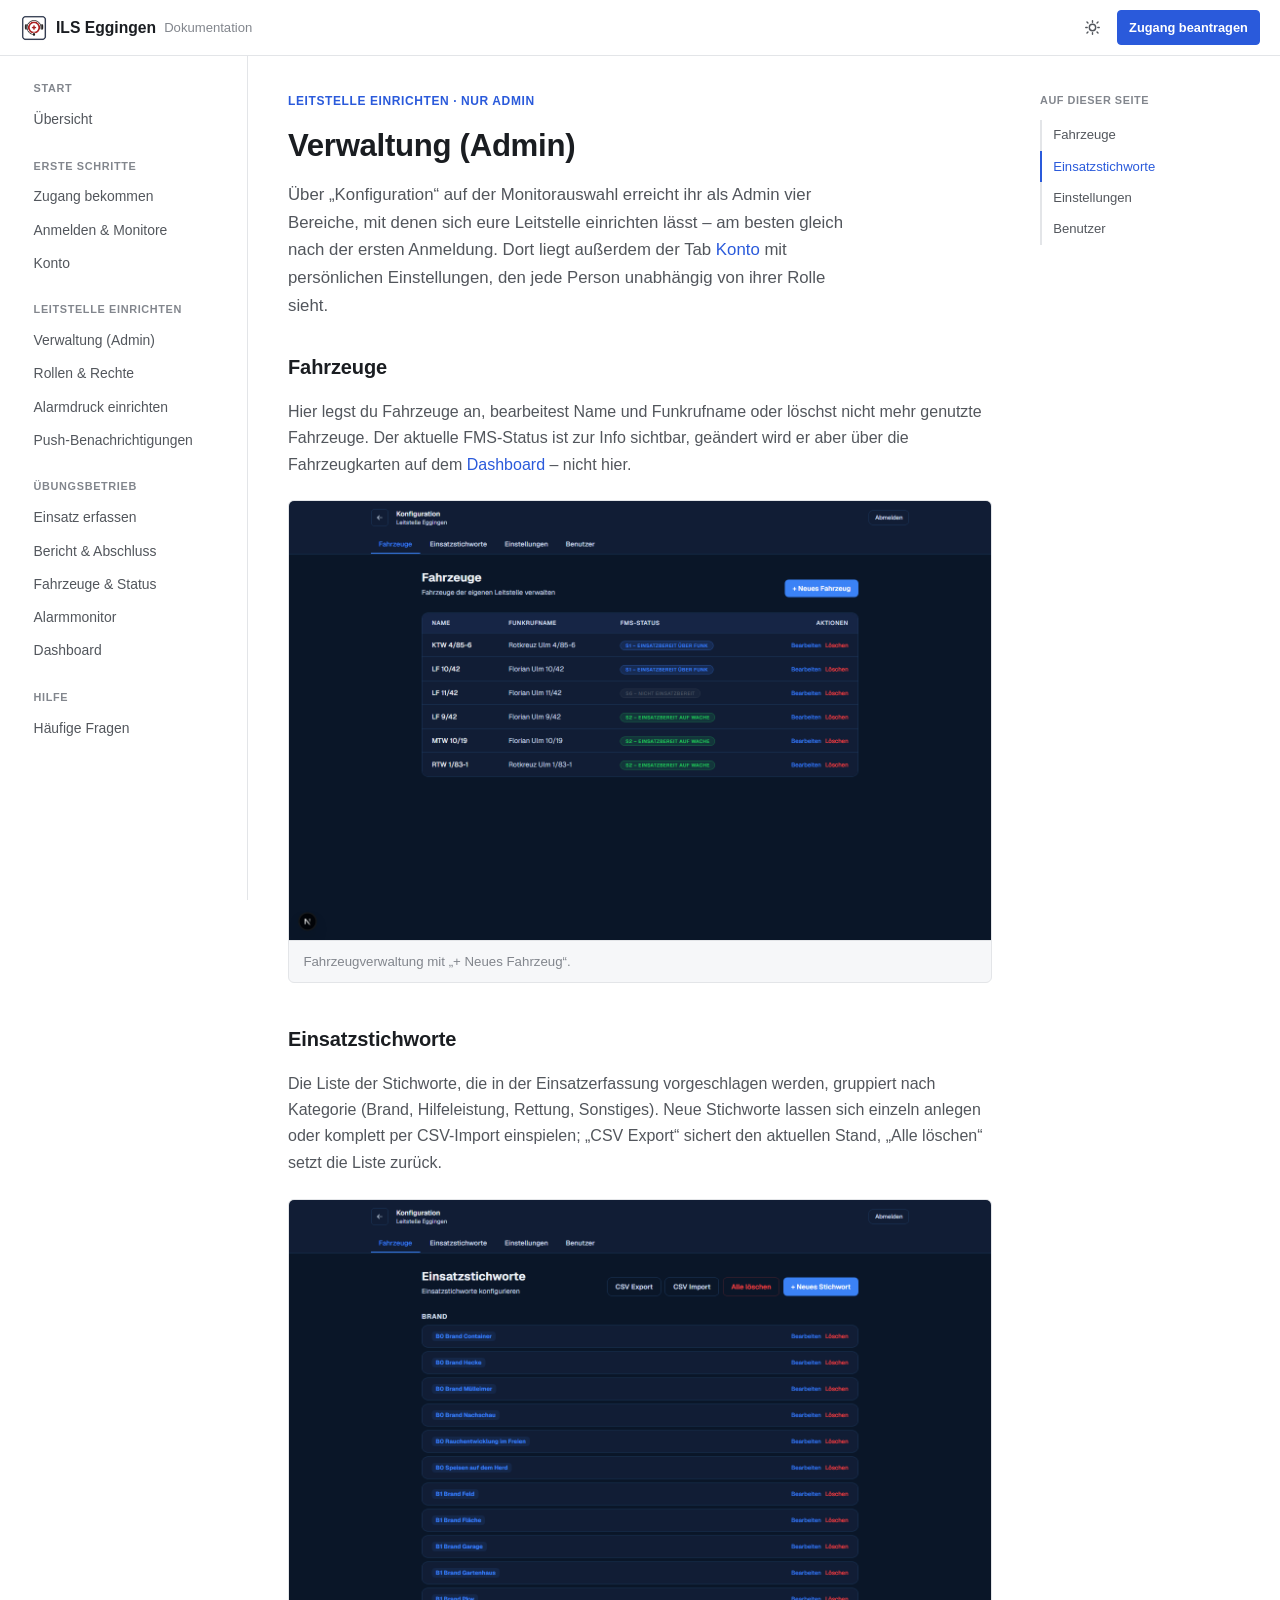
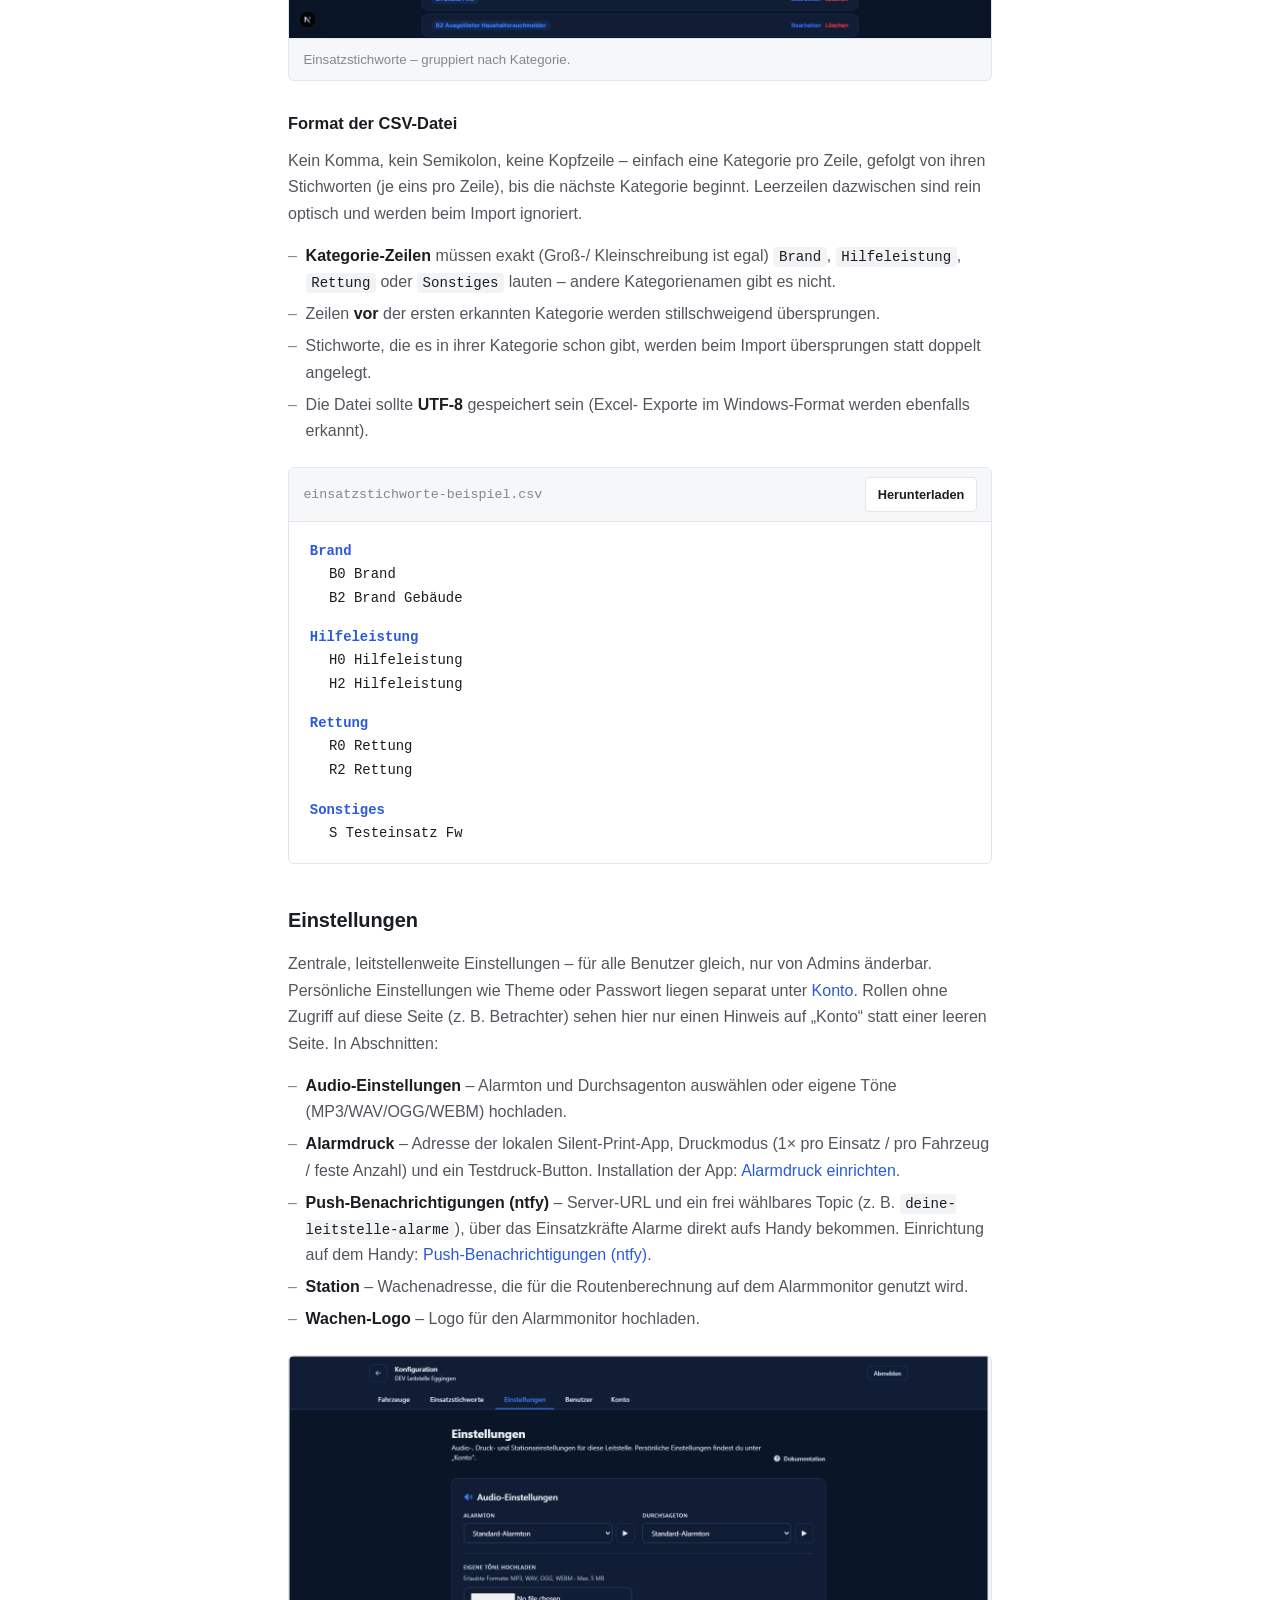
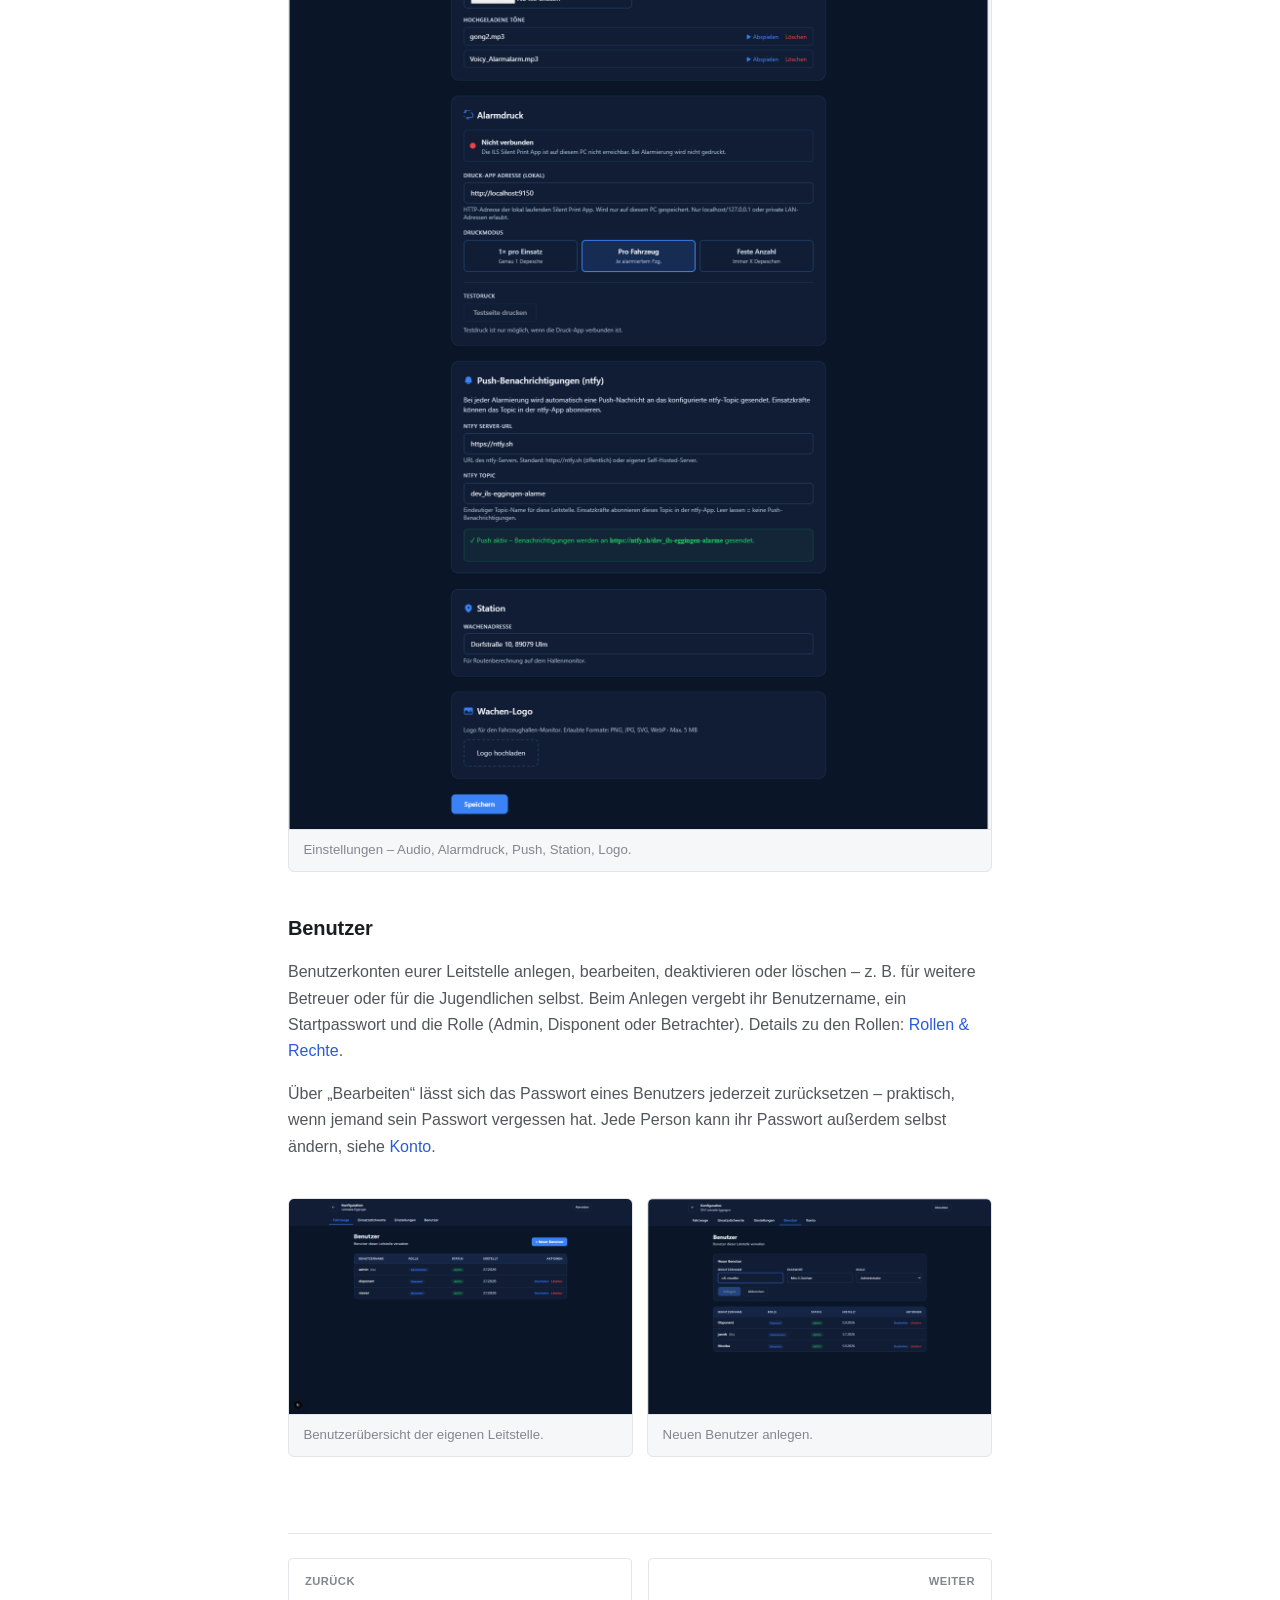
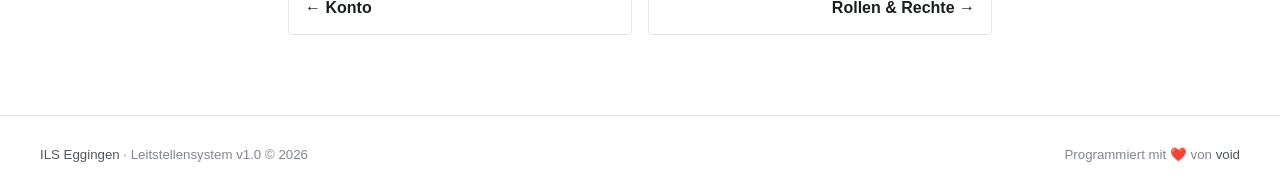
<file: verwaltung.html>
<!doctype html>
<html lang="de">
  <head>
    <meta charset="utf-8" />
    <meta name="viewport" content="width=device-width, initial-scale=1" />
    <title>Verwaltung (Admin) – ILS Eggingen Doku</title>
    <meta
      name="description"
      content="Fahrzeuge, Einsatzstichworte, Einstellungen und Benutzer verwalten – der Admin-Bereich der ILS Eggingen."
    />
    <link rel="canonical" href="https://ils.ulm-eggingen.de/doku/verwaltung" />
    <meta property="og:type" content="website" />
    <meta property="og:site_name" content="ILS Eggingen Doku" />
    <meta
      property="og:title"
      content="Verwaltung (Admin) – ILS Eggingen Doku"
    />
    <meta
      property="og:description"
      content="Fahrzeuge, Einsatzstichworte, Einstellungen und Benutzer verwalten – der Admin-Bereich der ILS Eggingen."
    />
    <meta
      property="og:url"
      content="https://ils.ulm-eggingen.de/doku/verwaltung"
    />
    <meta
      property="og:image"
      content="https://ils.ulm-eggingen.de/doku/assets/img/og-image.jpg"
    />
    <meta property="og:image:width" content="1200" />
    <meta property="og:image:height" content="630" />
    <meta property="og:locale" content="de_DE" />
    <meta name="twitter:card" content="summary_large_image" />
    <meta
      name="twitter:title"
      content="Verwaltung (Admin) – ILS Eggingen Doku"
    />
    <meta
      name="twitter:description"
      content="Fahrzeuge, Einsatzstichworte, Einstellungen und Benutzer verwalten – der Admin-Bereich der ILS Eggingen."
    />
    <meta
      name="twitter:image"
      content="https://ils.ulm-eggingen.de/doku/assets/img/og-image.jpg"
    />
    <link rel="icon" type="image/png" href="assets/img/icon-192.png" />
    <link rel="apple-touch-icon" href="assets/img/icon-192.png" />
    <link rel="stylesheet" href="assets/css/style.css" />
  </head>
  <body>
    <a class="skip-link" href="#main">Zum Inhalt springen</a>

    <header class="topbar">
      <button
        class="icon-btn menu-toggle"
        id="menu-toggle"
        aria-label="Menü öffnen"
      >
        <svg
          viewBox="0 0 24 24"
          fill="none"
          stroke="currentColor"
          stroke-width="2"
          stroke-linecap="round"
        >
          <path d="M3 6h18M3 12h18M3 18h18" />
        </svg>
      </button>
      <a class="topbar-brand" href=".">
        <img
          class="logo-badge"
          src="assets/img/icon-192.png"
          alt=""
          width="28"
          height="28"
        />
        <span>ILS Eggingen</span>
        <span class="brand-sub">Dokumentation</span>
      </a>
      <div class="topbar-spacer"></div>
      <div class="topbar-actions">
        <button
          class="icon-btn"
          id="theme-toggle"
          aria-label="Design umschalten"
        >
          <svg
            viewBox="0 0 24 24"
            fill="none"
            stroke="currentColor"
            stroke-width="2"
            stroke-linecap="round"
            stroke-linejoin="round"
          >
            <circle cx="12" cy="12" r="4.5" />
            <path
              d="M12 2.5v2M12 19.5v2M4.2 4.2l1.4 1.4M18.4 18.4l1.4 1.4M2.5 12h2M19.5 12h2M4.2 19.8l1.4-1.4M18.4 5.6l1.4-1.4"
            />
          </svg>
        </button>
        <a class="btn btn-primary btn-sm" href="zugang">Zugang beantragen</a>
      </div>
    </header>

    <div class="shell">
      <div class="sidebar-scrim" id="sidebar-scrim"></div>
      <nav class="sidebar" aria-label="Dokumentation">
        <div class="nav-group">
          <div class="nav-group-title">Start</div>
          <a class="nav-link" href=".">Übersicht</a>
        </div>
        <div class="nav-group">
          <div class="nav-group-title">Erste Schritte</div>
          <a class="nav-link" href="zugang">Zugang bekommen</a>
          <a class="nav-link" href="erste-schritte">Anmelden &amp; Monitore</a>
          <a class="nav-link" href="konto">Konto</a>
        </div>
        <div class="nav-group">
          <div class="nav-group-title">Leitstelle einrichten</div>
          <a class="nav-link" href="verwaltung">Verwaltung (Admin)</a>
          <a class="nav-link" href="rollen">Rollen &amp; Rechte</a>
          <a class="nav-link" href="silent-print-einrichten"
            >Alarmdruck einrichten</a
          >
          <a class="nav-link" href="ntfy-einrichten">Push-Benachrichtigungen</a>
        </div>
        <div class="nav-group">
          <div class="nav-group-title">Übungsbetrieb</div>
          <a class="nav-link" href="einsatz-erfassen">Einsatz erfassen</a>
          <a class="nav-link" href="einsatz-bearbeiten"
            >Bericht &amp; Abschluss</a
          >
          <a class="nav-link" href="fahrzeuge">Fahrzeuge &amp; Status</a>
          <a class="nav-link" href="alarmmonitor">Alarmmonitor</a>
          <a class="nav-link" href="dashboard">Dashboard</a>
        </div>
        <div class="nav-group">
          <div class="nav-group-title">Hilfe</div>
          <a class="nav-link" href="faq">Häufige Fragen</a>
        </div>
      </nav>

      <main class="main" id="main">
        <div class="content wide">
          <span class="eyebrow">Leitstelle einrichten · nur Admin</span>
          <h1 class="page-title">Verwaltung (Admin)</h1>
          <p class="page-lede">
            Über „Konfiguration“ auf der Monitorauswahl erreicht ihr als Admin
            vier Bereiche, mit denen sich eure Leitstelle einrichten lässt – am
            besten gleich nach der ersten Anmeldung. Dort liegt außerdem der
            Tab <a href="konto">Konto</a> mit persönlichen Einstellungen, den
            jede Person unabhängig von ihrer Rolle sieht.
          </p>

          <h2 id="fahrzeuge">Fahrzeuge</h2>
          <p>
            Hier legst du Fahrzeuge an, bearbeitest Name und Funkrufname oder
            löschst nicht mehr genutzte Fahrzeuge. Der aktuelle FMS-Status ist
            zur Info sichtbar, geändert wird er aber über die Fahrzeugkarten auf
            dem <a href="dashboard">Dashboard</a> – nicht hier.
          </p>
          <figure class="shot">
            <img
              src="assets/img/verwaltung-fahrzeuge.png"
              alt="Verwaltung der Fahrzeuge mit Tabelle aus Name, Funkrufname und FMS-Status"
              loading="lazy"
            />
            <figcaption>Fahrzeugverwaltung mit „+ Neues Fahrzeug“.</figcaption>
          </figure>

          <h2 id="stichworte">Einsatzstichworte</h2>
          <p>
            Die Liste der Stichworte, die in der Einsatzerfassung vorgeschlagen
            werden, gruppiert nach Kategorie (Brand, Hilfeleistung, Rettung,
            Sonstiges). Neue Stichworte lassen sich einzeln anlegen oder
            komplett per CSV-Import einspielen; „CSV Export“ sichert den
            aktuellen Stand, „Alle löschen“ setzt die Liste zurück.
          </p>
          <figure class="shot">
            <img
              src="assets/img/verwaltung-stichworte.png"
              alt="Liste der Einsatzstichworte gruppiert nach Kategorie Brand, mit CSV-Export- und Import-Buttons"
              loading="lazy"
            />
            <figcaption>
              Einsatzstichworte – gruppiert nach Kategorie.
            </figcaption>
          </figure>

          <h3 id="stichworte-csv-format">Format der CSV-Datei</h3>
          <p>
            Kein Komma, kein Semikolon, keine Kopfzeile – einfach eine Kategorie
            pro Zeile, gefolgt von ihren Stichworten (je eins pro Zeile), bis
            die nächste Kategorie beginnt. Leerzeilen dazwischen sind rein
            optisch und werden beim Import ignoriert.
          </p>
          <ul class="lead-list">
            <li>
              <strong>Kategorie-Zeilen</strong> müssen exakt (Groß-/
              Kleinschreibung ist egal) <code>Brand</code>,
              <code>Hilfeleistung</code>, <code>Rettung</code> oder
              <code>Sonstiges</code> lauten – andere Kategorienamen gibt es
              nicht.
            </li>
            <li>
              Zeilen <strong>vor</strong> der ersten erkannten Kategorie werden
              stillschweigend übersprungen.
            </li>
            <li>
              Stichworte, die es in ihrer Kategorie schon gibt, werden beim
              Import übersprungen statt doppelt angelegt.
            </li>
            <li>
              Die Datei sollte <strong>UTF-8</strong> gespeichert sein (Excel-
              Exporte im Windows-Format werden ebenfalls erkannt).
            </li>
          </ul>
          <div class="file-preview">
            <div class="file-preview-head">
              <span class="file-preview-name"
                >einsatzstichworte-beispiel.csv</span
              >
              <a
                class="btn btn-ghost btn-sm"
                href="assets/files/einsatzstichworte-beispiel.csv"
                download
                >Herunterladen</a
              >
            </div>
            <div class="file-preview-body">
              <div class="file-preview-group">
                <div class="file-preview-category">Brand</div>
                <div class="file-preview-item">B0 Brand</div>
                <div class="file-preview-item">B2 Brand Gebäude</div>
              </div>
              <div class="file-preview-group">
                <div class="file-preview-category">Hilfeleistung</div>
                <div class="file-preview-item">H0 Hilfeleistung</div>
                <div class="file-preview-item">H2 Hilfeleistung</div>
              </div>
              <div class="file-preview-group">
                <div class="file-preview-category">Rettung</div>
                <div class="file-preview-item">R0 Rettung</div>
                <div class="file-preview-item">R2 Rettung</div>
              </div>
              <div class="file-preview-group">
                <div class="file-preview-category">Sonstiges</div>
                <div class="file-preview-item">S Testeinsatz Fw</div>
              </div>
            </div>
          </div>

          <h2 id="einstellungen">Einstellungen</h2>
          <p>
            Zentrale, leitstellenweite Einstellungen – für alle Benutzer gleich,
            nur von Admins änderbar. Persönliche Einstellungen wie Theme oder
            Passwort liegen separat unter <a href="konto">Konto</a>. Rollen ohne
            Zugriff auf diese Seite (z. B. Betrachter) sehen hier nur einen
            Hinweis auf „Konto“ statt einer leeren Seite. In Abschnitten:
          </p>
          <ul class="lead-list">
            <li>
              <strong>Audio-Einstellungen</strong> – Alarmton und Durchsagenton
              auswählen oder eigene Töne (MP3/WAV/OGG/WEBM) hochladen.
            </li>
            <li>
              <strong>Alarmdruck</strong> – Adresse der lokalen
              Silent-Print-App, Druckmodus (1× pro Einsatz / pro Fahrzeug /
              feste Anzahl) und ein Testdruck-Button. Installation der App:
              <a href="silent-print-einrichten">Alarmdruck einrichten</a>.
            </li>
            <li>
              <strong>Push-Benachrichtigungen (ntfy)</strong> – Server-URL und
              ein frei wählbares Topic (z. B.
              <code>deine-leitstelle-alarme</code>), über das Einsatzkräfte
              Alarme direkt aufs Handy bekommen. Einrichtung auf dem Handy:
              <a href="ntfy-einrichten">Push-Benachrichtigungen (ntfy)</a>.
            </li>
            <li>
              <strong>Station</strong> – Wachenadresse, die für die
              Routenberechnung auf dem Alarmmonitor genutzt wird.
            </li>
            <li>
              <strong>Wachen-Logo</strong> – Logo für den Alarmmonitor
              hochladen.
            </li>
          </ul>
          <figure class="shot">
            <img
              src="assets/img/verwaltung-einstellungen.png"
              alt="Einstellungsseite mit Audio, Alarmdruck, Push-Benachrichtigungen, Station und Wachen-Logo"
              loading="lazy"
            />
            <figcaption>Einstellungen – Audio, Alarmdruck, Push, Station, Logo.</figcaption>
          </figure>

          <h2 id="benutzer">Benutzer</h2>
          <p>
            Benutzerkonten eurer Leitstelle anlegen, bearbeiten, deaktivieren
            oder löschen – z. B. für weitere Betreuer oder für die Jugendlichen
            selbst. Beim Anlegen vergebt ihr Benutzername, ein Startpasswort und
            die Rolle (Admin, Disponent oder Betrachter). Details zu den
            Rollen: <a href="rollen">Rollen &amp; Rechte</a>.
          </p>
          <p>
            Über „Bearbeiten“ lässt sich das Passwort eines Benutzers jederzeit
            zurücksetzen – praktisch, wenn jemand sein Passwort vergessen hat.
            Jede Person kann ihr Passwort außerdem selbst ändern, siehe
            <a href="konto">Konto</a>.
          </p>
          <div class="shot-row">
            <figure class="shot">
              <img
                src="assets/img/verwaltung-benutzer.png"
                alt="Benutzerliste mit Benutzername, Rolle, Status und Erstellungsdatum"
                loading="lazy"
              />
              <figcaption>Benutzerübersicht der eigenen Leitstelle.</figcaption>
            </figure>
            <figure class="shot">
              <img
                src="assets/img/verwaltung-benutzer-neu.png"
                alt="Formular zum Anlegen eines neuen Benutzers mit Benutzername, Passwort und Rolle"
                loading="lazy"
              />
              <figcaption>Neuen Benutzer anlegen.</figcaption>
            </figure>
          </div>

          <div class="pagenav">
            <a class="prev" href="konto"
              ><span class="pn-label">Zurück</span
              ><span class="pn-title">← Konto</span></a
            >
            <a class="next" href="rollen"
              ><span class="pn-label">Weiter</span
              ><span class="pn-title">Rollen &amp; Rechte →</span></a
            >
          </div>
        </div>
        <aside class="page-toc" id="page-toc"></aside>
      </main>
    </div>

    <footer class="site-footer">
      <div class="footer-inner">
        <span
          ><a href="https://ils.ulm-eggingen.de">ILS Eggingen</a> ·
          Leitstellensystem v1.0 © <span id="footer-year">2026</span></span
        >
        <span
          >Programmiert mit ❤️ von
          <a
            href="https://github.com/docVoid/"
            target="_blank"
            rel="noopener noreferrer"
            >void</a
          ></span
        >
      </div>
    </footer>

    <script src="assets/js/site.js"></script>
  </body>
</html>
</file>
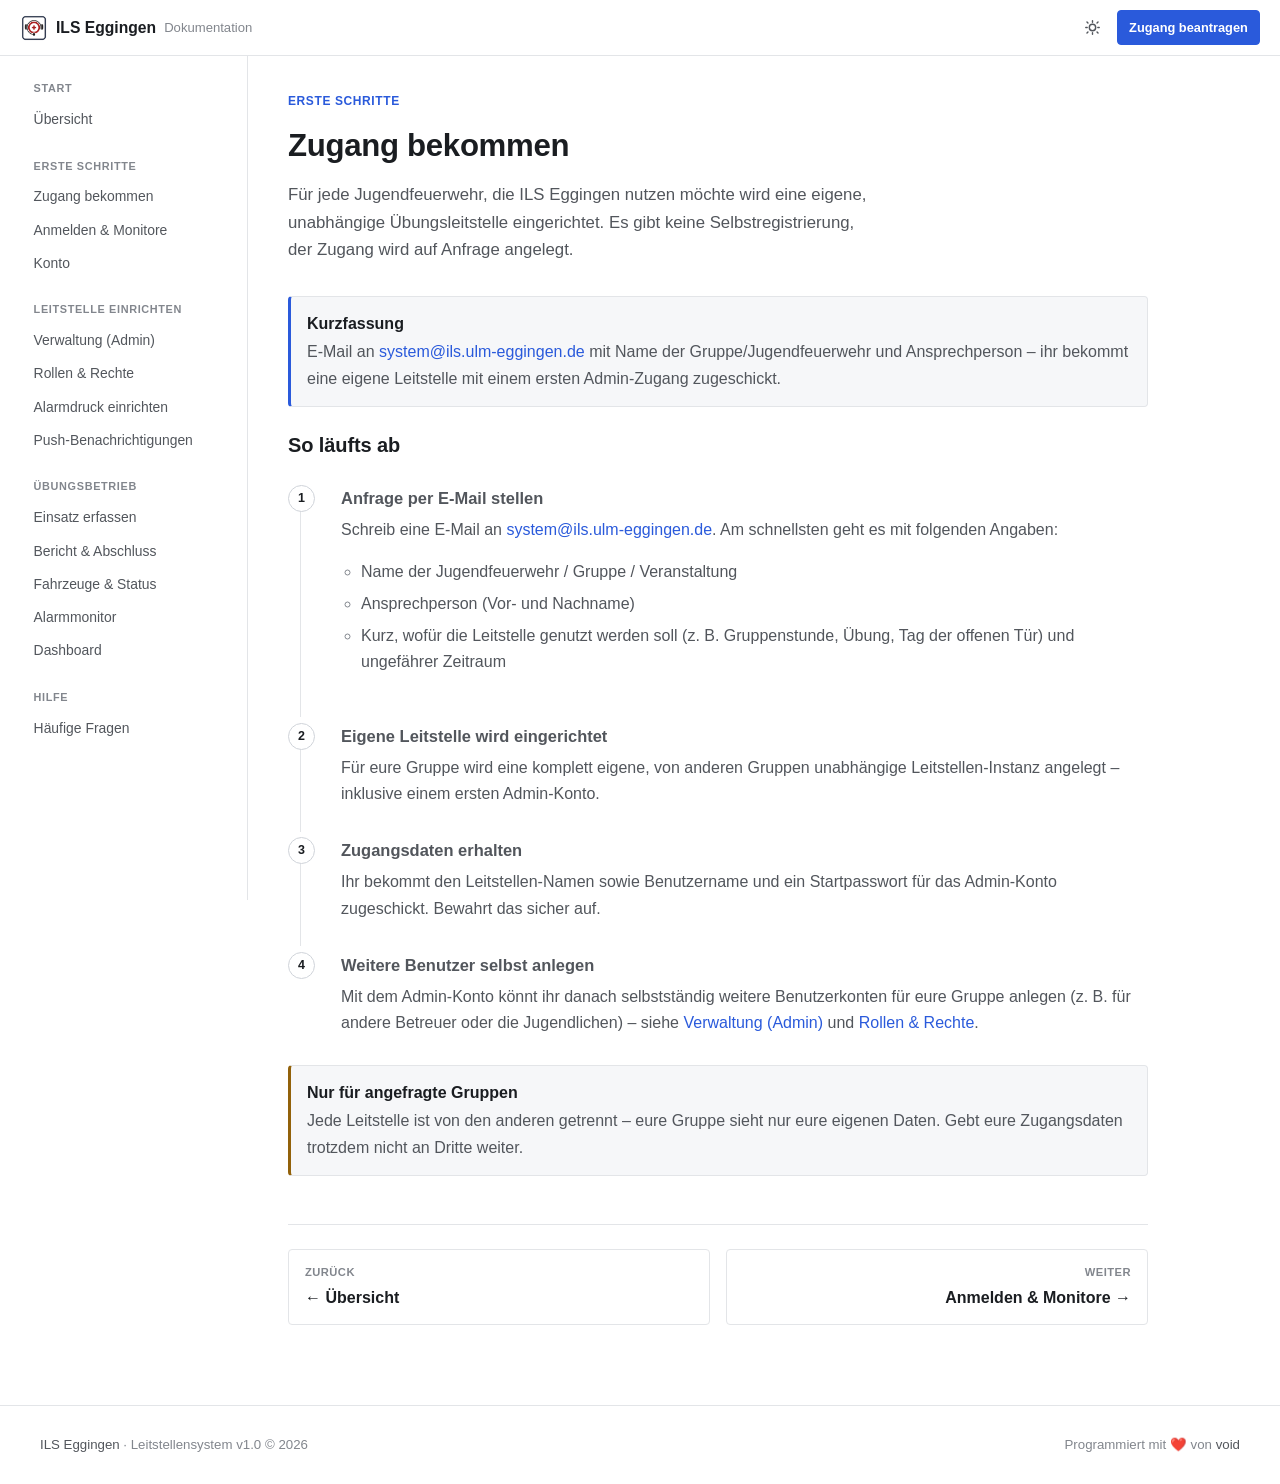
<file: zugang.html>
<!doctype html>
<html lang="de">
  <head>
    <meta charset="utf-8" />
    <meta name="viewport" content="width=device-width, initial-scale=1" />
    <title>Zugang bekommen – ILS Eggingen Doku</title>
    <meta
      name="description"
      content="So bekommt eure Gruppe eine eigene Übungsleitstelle: Ablauf, benötigte Angaben und was ihr nach der Einrichtung bekommt."
    />
    <link rel="canonical" href="https://ils.ulm-eggingen.de/doku/zugang" />
    <meta property="og:type" content="website" />
    <meta property="og:site_name" content="ILS Eggingen Doku" />
    <meta property="og:title" content="Zugang bekommen – ILS Eggingen Doku" />
    <meta
      property="og:description"
      content="So bekommt eure Gruppe eine eigene Übungsleitstelle: Ablauf, benötigte Angaben und was ihr nach der Einrichtung bekommt."
    />
    <meta property="og:url" content="https://ils.ulm-eggingen.de/doku/zugang" />
    <meta
      property="og:image"
      content="https://ils.ulm-eggingen.de/doku/assets/img/og-image.jpg"
    />
    <meta property="og:image:width" content="1200" />
    <meta property="og:image:height" content="630" />
    <meta property="og:locale" content="de_DE" />
    <meta name="twitter:card" content="summary_large_image" />
    <meta name="twitter:title" content="Zugang bekommen – ILS Eggingen Doku" />
    <meta
      name="twitter:description"
      content="So bekommt eure Gruppe eine eigene Übungsleitstelle: Ablauf, benötigte Angaben und was ihr nach der Einrichtung bekommt."
    />
    <meta
      name="twitter:image"
      content="https://ils.ulm-eggingen.de/doku/assets/img/og-image.jpg"
    />
    <link rel="icon" type="image/png" href="assets/img/icon-192.png" />
    <link rel="apple-touch-icon" href="assets/img/icon-192.png" />
    <link rel="stylesheet" href="assets/css/style.css" />
  </head>
  <body>
    <a class="skip-link" href="#main">Zum Inhalt springen</a>

    <header class="topbar">
      <button
        class="icon-btn menu-toggle"
        id="menu-toggle"
        aria-label="Menü öffnen"
      >
        <svg
          viewBox="0 0 24 24"
          fill="none"
          stroke="currentColor"
          stroke-width="2"
          stroke-linecap="round"
        >
          <path d="M3 6h18M3 12h18M3 18h18" />
        </svg>
      </button>
      <a class="topbar-brand" href=".">
        <img
          class="logo-badge"
          src="assets/img/icon-192.png"
          alt=""
          width="28"
          height="28"
        />
        <span>ILS Eggingen</span>
        <span class="brand-sub">Dokumentation</span>
      </a>
      <div class="topbar-spacer"></div>
      <div class="topbar-actions">
        <button
          class="icon-btn"
          id="theme-toggle"
          aria-label="Design umschalten"
        >
          <svg
            viewBox="0 0 24 24"
            fill="none"
            stroke="currentColor"
            stroke-width="2"
            stroke-linecap="round"
            stroke-linejoin="round"
          >
            <circle cx="12" cy="12" r="4.5" />
            <path
              d="M12 2.5v2M12 19.5v2M4.2 4.2l1.4 1.4M18.4 18.4l1.4 1.4M2.5 12h2M19.5 12h2M4.2 19.8l1.4-1.4M18.4 5.6l1.4-1.4"
            />
          </svg>
        </button>
        <a class="btn btn-primary btn-sm" href="zugang">Zugang beantragen</a>
      </div>
    </header>

    <div class="shell">
      <div class="sidebar-scrim" id="sidebar-scrim"></div>
      <nav class="sidebar" aria-label="Dokumentation">
        <div class="nav-group">
          <div class="nav-group-title">Start</div>
          <a class="nav-link" href=".">Übersicht</a>
        </div>
        <div class="nav-group">
          <div class="nav-group-title">Erste Schritte</div>
          <a class="nav-link" href="zugang">Zugang bekommen</a>
          <a class="nav-link" href="erste-schritte">Anmelden &amp; Monitore</a>
          <a class="nav-link" href="konto">Konto</a>
        </div>
        <div class="nav-group">
          <div class="nav-group-title">Leitstelle einrichten</div>
          <a class="nav-link" href="verwaltung">Verwaltung (Admin)</a>
          <a class="nav-link" href="rollen">Rollen &amp; Rechte</a>
          <a class="nav-link" href="silent-print-einrichten"
            >Alarmdruck einrichten</a
          >
          <a class="nav-link" href="ntfy-einrichten">Push-Benachrichtigungen</a>
        </div>
        <div class="nav-group">
          <div class="nav-group-title">Übungsbetrieb</div>
          <a class="nav-link" href="einsatz-erfassen">Einsatz erfassen</a>
          <a class="nav-link" href="einsatz-bearbeiten"
            >Bericht &amp; Abschluss</a
          >
          <a class="nav-link" href="fahrzeuge">Fahrzeuge &amp; Status</a>
          <a class="nav-link" href="alarmmonitor">Alarmmonitor</a>
          <a class="nav-link" href="dashboard">Dashboard</a>
        </div>
        <div class="nav-group">
          <div class="nav-group-title">Hilfe</div>
          <a class="nav-link" href="faq">Häufige Fragen</a>
        </div>
      </nav>

      <main class="main" id="main">
        <div class="content">
          <span class="eyebrow">Erste Schritte</span>
          <h1 class="page-title">Zugang bekommen</h1>
          <p class="page-lede">
            Für jede Jugendfeuerwehr, die ILS Eggingen nutzen möchte wird eine
            eigene, unabhängige Übungsleitstelle eingerichtet. Es gibt keine
            Selbstregistrierung, der Zugang wird auf Anfrage angelegt.
          </p>

          <div class="callout callout-info">
            <div>
              <span class="callout-title">Kurzfassung</span>
              <p>
                E-Mail an
                <a href="mailto:system@ils.ulm-eggingen.de"
                  >system@ils.ulm-eggingen.de</a
                >
                mit Name der Gruppe/Jugendfeuerwehr und Ansprechperson – ihr
                bekommt eine eigene Leitstelle mit einem ersten Admin-Zugang
                zugeschickt.
              </p>
            </div>
          </div>

          <h2 id="so-laeufts-ab">So läufts ab</h2>
          <ol class="step-list">
            <li>
              <h3>Anfrage per E-Mail stellen</h3>
              <p>
                Schreib eine E-Mail an
                <a href="mailto:system@ils.ulm-eggingen.de"
                  >system@ils.ulm-eggingen.de</a
                >. Am schnellsten geht es mit folgenden Angaben:
              </p>
              <ul>
                <li>Name der Jugendfeuerwehr / Gruppe / Veranstaltung</li>
                <li>Ansprechperson (Vor- und Nachname)</li>
                <li>
                  Kurz, wofür die Leitstelle genutzt werden soll (z. B.
                  Gruppenstunde, Übung, Tag der offenen Tür) und ungefährer
                  Zeitraum
                </li>
              </ul>
            </li>
            <li>
              <h3>Eigene Leitstelle wird eingerichtet</h3>
              <p>
                Für eure Gruppe wird eine komplett eigene, von anderen Gruppen
                unabhängige Leitstellen-Instanz angelegt – inklusive einem
                ersten Admin-Konto.
              </p>
            </li>
            <li>
              <h3>Zugangsdaten erhalten</h3>
              <p>
                Ihr bekommt den Leitstellen-Namen sowie Benutzername und ein
                Startpasswort für das Admin-Konto zugeschickt. Bewahrt das
                sicher auf.
              </p>
            </li>
            <li>
              <h3>Weitere Benutzer selbst anlegen</h3>
              <p>
                Mit dem Admin-Konto könnt ihr danach selbstständig weitere
                Benutzerkonten für eure Gruppe anlegen (z. B. für andere
                Betreuer oder die Jugendlichen) – siehe
                <a href="verwaltung">Verwaltung (Admin)</a> und
                <a href="rollen">Rollen &amp; Rechte</a>.
              </p>
            </li>
          </ol>

          <div class="callout callout-warning">
            <div>
              <span class="callout-title">Nur für angefragte Gruppen</span>
              <p>
                Jede Leitstelle ist von den anderen getrennt – eure Gruppe sieht
                nur eure eigenen Daten. Gebt eure Zugangsdaten trotzdem nicht an
                Dritte weiter.
              </p>
            </div>
          </div>

          <div class="pagenav">
            <a class="prev" href="."
              ><span class="pn-label">Zurück</span
              ><span class="pn-title">← Übersicht</span></a
            >
            <a class="next" href="erste-schritte"
              ><span class="pn-label">Weiter</span
              ><span class="pn-title">Anmelden &amp; Monitore →</span></a
            >
          </div>
        </div>
        <aside class="page-toc" id="page-toc"></aside>
      </main>
    </div>

    <footer class="site-footer">
      <div class="footer-inner">
        <span
          ><a href="https://ils.ulm-eggingen.de">ILS Eggingen</a> ·
          Leitstellensystem v1.0 © <span id="footer-year">2026</span></span
        >
        <span
          >Programmiert mit ❤️ von
          <a
            href="https://github.com/docVoid/"
            target="_blank"
            rel="noopener noreferrer"
            >void</a
          ></span
        >
      </div>
    </footer>

    <script src="assets/js/site.js"></script>
  </body>
</html>
</file>
<file: assets/css/style.css>
/* ILS Eggingen Doku — Design System */

:root {
  --bg: #ffffff;
  --bg-elevated: #ffffff;
  --bg-sunken: #f6f7f9;
  --surface: #ffffff;
  --surface-hover: #f6f7f9;
  --border: #e3e5e8;
  --border-strong: #cfd3d9;
  --text: #1a1d21;
  --text-secondary: #52565c;
  --text-muted: #82868d;
  --primary: #2a5adb;
  --primary-hover: #1f45ad;
  --primary-soft: #eef2fc;
  --alarm: #c22a3a;
  --alarm-soft: #fbebec;
  --success: #1a7a4c;
  --success-soft: #e7f5ee;
  --warning: #92610a;
  --warning-soft: #faf1de;
  --code-bg: #f2f3f5;
  --radius: 6px;
  --radius-sm: 4px;
  --header-h: 56px;
  --sidebar-w: 248px;
  --font-sans: -apple-system, BlinkMacSystemFont, "Segoe UI", Roboto, "Helvetica Neue", Arial, sans-serif;
  --font-mono: ui-monospace, SFMono-Regular, "SF Mono", Menlo, Consolas, monospace;
}

:root[data-theme="dark"] {
  --bg: #14161a;
  --bg-elevated: #14161a;
  --bg-sunken: #1b1e23;
  --surface: #1b1e23;
  --surface-hover: #21242a;
  --border: #2c2f36;
  --border-strong: #3d414a;
  --text: #eceef0;
  --text-secondary: #b2b6bd;
  --text-muted: #7e838c;
  --primary: #7096f5;
  --primary-hover: #8fabf7;
  --primary-soft: #1c2536;
  --alarm: #e5828c;
  --alarm-soft: #2c1a1d;
  --success: #6bc79a;
  --success-soft: #16251e;
  --warning: #e0ac52;
  --warning-soft: #2a2214;
  --code-bg: #1f2228;
}

@media (prefers-color-scheme: dark) {
  :root:not([data-theme="light"]) {
    --bg: #14161a;
    --bg-elevated: #14161a;
    --bg-sunken: #1b1e23;
    --surface: #1b1e23;
    --surface-hover: #21242a;
    --border: #2c2f36;
    --border-strong: #3d414a;
    --text: #eceef0;
    --text-secondary: #b2b6bd;
    --text-muted: #7e838c;
    --primary: #7096f5;
    --primary-hover: #8fabf7;
    --primary-soft: #1c2536;
    --alarm: #e5828c;
    --alarm-soft: #2c1a1d;
    --success: #6bc79a;
    --success-soft: #16251e;
    --warning: #e0ac52;
    --warning-soft: #2a2214;
    --code-bg: #1f2228;
  }
}

* { box-sizing: border-box; }
html { scroll-behavior: smooth; scroll-padding-top: 72px; }

body {
  margin: 0;
  background: var(--bg);
  color: var(--text);
  font-family: var(--font-sans);
  font-size: 16px;
  line-height: 1.65;
  -webkit-font-smoothing: antialiased;
}

img { max-width: 100%; display: block; }
a { color: var(--primary); text-decoration: none; }
a:hover { text-decoration: underline; }
code { font-family: var(--font-mono); background: var(--code-bg); padding: 0.15em 0.4em; border-radius: 4px; font-size: 0.88em; color: var(--text); }

/* ---------- File preview (z.B. Beispiel-CSV) ---------- */
.file-preview {
  margin: 1.4rem 0 1.8rem;
  border: 1px solid var(--border);
  border-radius: var(--radius);
  overflow: hidden;
}
.file-preview-head {
  display: flex;
  align-items: center;
  justify-content: space-between;
  gap: 0.75rem;
  padding: 0.6rem 0.9rem;
  background: var(--bg-sunken);
  border-bottom: 1px solid var(--border);
}
.file-preview-name { font-family: var(--font-mono); font-size: 0.83rem; color: var(--text-muted); }
.file-preview-body { padding: 1.1rem 1.3rem; }
.file-preview-group { font-family: var(--font-mono); font-size: 0.87rem; margin-bottom: 1rem; }
.file-preview-group:last-child { margin-bottom: 0; }
.file-preview-category { color: var(--primary); font-weight: 700; }
.file-preview-item { padding-left: 1.2rem; line-height: 1.7; color: var(--text); }

/* ---------- Skip link ---------- */
.skip-link {
  position: absolute;
  left: -9999px;
  top: 0;
  background: var(--primary);
  color: #fff;
  padding: 0.75rem 1.25rem;
  z-index: 200;
}
.skip-link:focus { left: 0; }

/* ---------- Top bar ---------- */
.topbar {
  position: sticky;
  top: 0;
  z-index: 100;
  height: var(--header-h);
  display: flex;
  align-items: center;
  gap: 0.75rem;
  padding: 0 1.25rem;
  background: var(--bg-elevated);
  border-bottom: 1px solid var(--border);
}

.topbar-brand {
  display: flex;
  align-items: center;
  gap: 0.5rem;
  font-weight: 700;
  font-size: 0.98rem;
  color: var(--text);
}
.topbar-brand:hover { text-decoration: none; }
.topbar-brand .logo-badge {
  display: block;
  width: 28px;
  height: 28px;
  border-radius: 7px;
  flex-shrink: 0;
}
.topbar-brand .brand-sub {
  font-size: 0.82rem;
  font-weight: 400;
  color: var(--text-muted);
}

.topbar-spacer { flex: 1; }

.topbar-actions { display: flex; align-items: center; gap: 0.5rem; }

.icon-btn {
  width: 32px;
  height: 32px;
  border-radius: var(--radius-sm);
  border: 1px solid transparent;
  background: transparent;
  color: var(--text-secondary);
  display: flex;
  align-items: center;
  justify-content: center;
  cursor: pointer;
}
.icon-btn:hover { background: var(--surface-hover); color: var(--text); }
.icon-btn svg { width: 17px; height: 17px; }

.menu-toggle { display: none; }

.btn {
  display: inline-flex;
  align-items: center;
  gap: 0.4rem;
  padding: 0.45rem 0.85rem;
  border-radius: var(--radius-sm);
  font-weight: 600;
  font-size: 0.85rem;
  border: 1px solid var(--border);
  cursor: pointer;
  white-space: nowrap;
}
.btn:hover { text-decoration: none; }
.btn-primary { background: var(--primary); color: #fff; border-color: var(--primary); }
.btn-primary:hover { background: var(--primary-hover); border-color: var(--primary-hover); }
.btn-ghost { background: var(--surface); color: var(--text); border-color: var(--border); }
.btn-ghost:hover { background: var(--surface-hover); }
.btn-sm { padding: 0.35rem 0.7rem; font-size: 0.8rem; }

/* ---------- Layout shell ---------- */
.shell {
  display: grid;
  grid-template-columns: var(--sidebar-w) minmax(0, 1fr);
  width: 100%;
}

.sidebar {
  position: sticky;
  top: var(--header-h);
  height: calc(100vh - var(--header-h));
  overflow-y: auto;
  padding: 1.5rem 1rem 2rem 1.5rem;
  border-right: 1px solid var(--border);
}

.nav-group { margin-bottom: 1.35rem; }
.nav-group-title {
  font-size: 0.68rem;
  font-weight: 700;
  text-transform: uppercase;
  letter-spacing: 0.06em;
  color: var(--text-muted);
  padding: 0 0.6rem;
  margin-bottom: 0.3rem;
}
.nav-link {
  display: flex;
  align-items: center;
  gap: 0.5rem;
  padding: 0.32rem 0.6rem;
  border-radius: var(--radius-sm);
  color: var(--text-secondary);
  font-size: 0.87rem;
}
.nav-link:hover { color: var(--text); text-decoration: none; }
.nav-link.active { color: var(--primary); font-weight: 600; box-shadow: inset 2px 0 0 var(--primary); }
.nav-link svg { display: none; }

.main {
  min-width: 0;
  padding: 2.25rem 2.5rem 5rem;
  display: grid;
  grid-template-columns: minmax(0, 1fr);
  gap: 3rem;
  align-items: start;
}
@media (min-width: 1180px) {
  .main.has-toc { grid-template-columns: minmax(0, 1fr) 200px; }
}

.content { max-width: 860px; }
.content.wide { max-width: 1040px; }

.page-toc {
  position: sticky;
  top: calc(var(--header-h) + 24px);
  font-size: 0.82rem;
  display: none;
}
@media (min-width: 1180px) {
  .page-toc.is-visible { display: block; }
}
.page-toc .toc-title {
  font-weight: 700;
  text-transform: uppercase;
  letter-spacing: 0.05em;
  font-size: 0.68rem;
  color: var(--text-muted);
  margin-bottom: 0.6rem;
}
.page-toc a {
  display: block;
  padding: 0.3rem 0 0.3rem 0.7rem;
  color: var(--text-secondary);
  border-left: 2px solid var(--border);
}
.page-toc a:hover { color: var(--text); text-decoration: none; }
.page-toc a.active { color: var(--primary); border-left-color: var(--primary); }

/* ---------- Page header ---------- */
.eyebrow {
  display: block;
  font-size: 0.75rem;
  font-weight: 700;
  text-transform: uppercase;
  letter-spacing: 0.05em;
  color: var(--primary);
  margin-bottom: 0.5rem;
}
.eyebrow.alarm { color: var(--alarm); }

.page-title {
  font-size: clamp(1.55rem, 2.6vw, 1.95rem);
  font-weight: 700;
  letter-spacing: -0.01em;
  margin: 0 0 0.6rem;
}
.page-lede {
  font-size: 1.05rem;
  color: var(--text-secondary);
  margin: 0 0 2rem;
  max-width: 62ch;
}

h2 {
  font-size: 1.25rem;
  font-weight: 700;
  letter-spacing: -0.005em;
  margin: 2.5rem 0 0.9rem;
  scroll-margin-top: 80px;
}
h2:first-of-type { margin-top: 0; }
h3 {
  font-size: 1.03rem;
  font-weight: 650;
  margin: 1.6rem 0 0.65rem;
  scroll-margin-top: 80px;
}
p { color: var(--text-secondary); margin: 0 0 1rem; }
ul, ol { color: var(--text-secondary); padding-left: 1.25rem; margin: 0 0 1.1rem; }
li { margin-bottom: 0.35rem; }
li::marker { color: var(--text-muted); }
strong { color: var(--text); }

.lead-list { list-style: none; padding: 0; }
.lead-list li {
  padding-left: 1.1rem;
  position: relative;
}
.lead-list li::before {
  content: "–";
  position: absolute;
  left: 0;
  color: var(--text-muted);
}

/* ---------- Callouts ---------- */
.callout {
  display: flex;
  gap: 0.7rem;
  padding: 0.85rem 1rem;
  border-radius: var(--radius-sm);
  border: 1px solid var(--border);
  border-left: 3px solid var(--border-strong);
  background: var(--bg-sunken);
  margin: 1.4rem 0;
}
.callout svg { display: none; }
.callout .callout-title { font-weight: 650; color: var(--text); margin-bottom: 0.15rem; display:block; }
.callout p:last-child { margin-bottom: 0; }
.callout-info { border-left-color: var(--primary); }
.callout-warning { border-left-color: var(--warning); }
.callout-alarm { border-left-color: var(--alarm); }
.callout-success { border-left-color: var(--success); }

/* ---------- Cards / grids ---------- */
.card-grid {
  display: grid;
  grid-template-columns: repeat(auto-fit, minmax(220px, 1fr));
  gap: 0.9rem;
  margin: 1.4rem 0 1.8rem;
}
.card {
  border: 1px solid var(--border);
  border-radius: var(--radius);
  padding: 1.1rem 1.2rem;
}
.card h3 { margin-top: 0; margin-bottom: 0.35rem; font-size: 0.96rem; }
.card p { font-size: 0.9rem; margin-bottom: 0; }
.card .card-icon { display: none; }

.step-list { counter-reset: step; list-style: none; padding: 0; margin: 1.4rem 0 1.8rem; }
.step-list > li {
  counter-increment: step;
  position: relative;
  padding: 0 0 1.5rem 2.5rem;
  border-left: 1px solid var(--border);
  margin-left: 12px;
}
.step-list > li:last-child { border-color: transparent; padding-bottom: 0; }
.step-list > li::before {
  content: counter(step);
  position: absolute;
  left: -13px;
  top: 0;
  width: 25px;
  height: 25px;
  border-radius: 50%;
  background: var(--surface);
  border: 1px solid var(--border-strong);
  color: var(--text);
  font-weight: 700;
  font-size: 0.78rem;
  display: flex;
  align-items: center;
  justify-content: center;
}
.step-list h3 { margin-top: 0; margin-bottom: 0.3rem; }
.step-list p:last-child { margin-bottom: 0; }

/* ---------- Figures / screenshots ---------- */
figure.shot {
  margin: 1.4rem 0 1.8rem;
  border-radius: var(--radius);
  overflow: hidden;
  border: 1px solid var(--border);
  background: var(--bg-sunken);
}
figure.shot img { width: 100%; }
figure.shot.small { display: inline-block; background: var(--surface); }
figure.shot.small img { width: auto; max-width: 100%; image-rendering: -webkit-optimize-contrast; }
figure.shot figcaption {
  padding: 0.6rem 0.9rem;
  font-size: 0.83rem;
  color: var(--text-muted);
  border-top: 1px solid var(--border);
}
.shot-row {
  display: grid;
  grid-template-columns: 1fr 1fr;
  gap: 0.9rem;
}
@media (max-width: 720px) {
  .shot-row { grid-template-columns: 1fr; }
}

/* ---------- FAQ accordion ---------- */
.faq-list { border-top: 1px solid var(--border); }
.faq-item { border-bottom: 1px solid var(--border); }
.faq-item summary {
  display: flex;
  align-items: center;
  justify-content: space-between;
  gap: 1rem;
  padding: 1rem 0;
  cursor: pointer;
  list-style: none;
}
.faq-item summary::-webkit-details-marker { display: none; }
.faq-item summary h2 {
  margin: 0;
  font-size: 1rem;
  font-weight: 650;
  scroll-margin-top: 80px;
}
.faq-item summary::after {
  content: "+";
  flex-shrink: 0;
  width: 1.4rem;
  height: 1.4rem;
  display: flex;
  align-items: center;
  justify-content: center;
  font-size: 1.1rem;
  color: var(--text-muted);
}
.faq-item[open] summary::after { content: "\2212"; }
.faq-item summary:hover h2 { color: var(--primary); }
.faq-answer { padding: 0 0 1.1rem; }
.faq-answer p { margin: 0; }

/* ---------- Table ---------- */
.table-wrap { overflow-x: auto; margin: 1.4rem 0 1.8rem; border: 1px solid var(--border); border-radius: var(--radius-sm); }
table { border-collapse: collapse; width: 100%; font-size: 0.87rem; }
th, td { text-align: left; padding: 0.55rem 0.8rem; border-bottom: 1px solid var(--border); white-space: nowrap; }
th { background: var(--bg-sunken); color: var(--text-muted); font-size: 0.7rem; text-transform: uppercase; letter-spacing: 0.04em; font-weight: 700; }
tr:last-child td { border-bottom: none; }
td { color: var(--text-secondary); }

/* ---------- Badges ---------- */
.badge {
  display: inline-flex;
  align-items: center;
  gap: 0.3rem;
  font-size: 0.72rem;
  font-weight: 700;
  padding: 0.1rem 0.45rem;
  border-radius: var(--radius-sm);
  white-space: nowrap;
}
.badge-primary { background: var(--primary-soft); color: var(--primary); }
.badge-alarm { background: var(--alarm-soft); color: var(--alarm); }
.badge-success { background: var(--success-soft); color: var(--success); }
.badge-warning { background: var(--warning-soft); color: var(--warning); }
.badge-muted { background: var(--bg-sunken); color: var(--text-muted); }

/* ---------- Index page intro ---------- */
.index-intro { margin-bottom: 2.25rem; }
.toc-group { margin-bottom: 1.6rem; }
.toc-group h2 { margin: 0 0 0.6rem; font-size: 1rem; }
.toc-list { list-style: none; padding: 0; margin: 0; border-top: 1px solid var(--border); }
.toc-list li { border-bottom: 1px solid var(--border); margin: 0; }
.toc-list a { display: flex; align-items: baseline; justify-content: space-between; gap: 1rem; padding: 0.65rem 0.1rem; color: var(--text); font-weight: 600; font-size: 0.93rem; }
.toc-list a:hover { color: var(--primary); text-decoration: none; }
.toc-list .toc-desc { color: var(--text-secondary); font-weight: 400; font-size: 0.87rem; text-align: right; }

/* ---------- Footer ---------- */
.site-footer {
  border-top: 1px solid var(--border);
  padding: 1.75rem 2.5rem;
  font-size: 0.83rem;
  color: var(--text-muted);
}
.site-footer .footer-inner {
  display: flex;
  justify-content: space-between;
  gap: 1rem;
  flex-wrap: wrap;
}
.site-footer a { color: var(--text-secondary); }

/* ---------- Prev/Next ---------- */
.pagenav {
  display: grid;
  grid-template-columns: 1fr 1fr;
  gap: 1rem;
  margin-top: 3rem;
  padding-top: 1.5rem;
  border-top: 1px solid var(--border);
}
.pagenav a {
  display: block;
  padding: 0.8rem 1rem;
  border: 1px solid var(--border);
  border-radius: var(--radius-sm);
}
.pagenav a:hover { border-color: var(--border-strong); text-decoration: none; background: var(--surface-hover); }
.pagenav .pn-label { display: block; font-size: 0.7rem; color: var(--text-muted); text-transform: uppercase; letter-spacing: 0.04em; font-weight: 700; }
.pagenav .pn-title { display: block; font-weight: 600; color: var(--text); margin-top: 0.25rem; }
.pagenav .next { text-align: right; grid-column: 2; }

/* ---------- Mobile ---------- */
.sidebar-scrim { display: none; }

@media (max-width: 980px) {
  .shell { grid-template-columns: 1fr; }
  .menu-toggle { display: flex; }
  .sidebar {
    position: fixed;
    left: 0;
    top: var(--header-h);
    width: min(82vw, 300px);
    height: calc(100vh - var(--header-h));
    background: var(--bg-elevated);
    transform: translateX(-100%);
    transition: transform 0.2s ease;
    z-index: 90;
    border-right: 1px solid var(--border);
  }
  body.nav-open .sidebar { transform: translateX(0); }
  body.nav-open .sidebar-scrim {
    display: block;
    position: fixed;
    inset: var(--header-h) 0 0 0;
    background: rgba(10, 12, 16, 0.4);
    z-index: 80;
  }
  .main { padding: 1.5rem 1.25rem 3.5rem; }
  .pagenav { grid-template-columns: 1fr; }
  .pagenav .next { grid-column: 1; text-align: left; }
  .topbar { padding: 0 0.75rem; gap: 0.5rem; }
  .topbar-brand .brand-sub { display: none; }
  .topbar-actions .btn { display: none; }
  .site-footer { padding: 1.5rem 1.25rem; }
}

@media (max-width: 380px) {
  .topbar-brand { font-size: 0.9rem; }
}

@media (max-width: 520px) {
  .card-grid { grid-template-columns: 1fr; }
  .toc-list a { flex-direction: column; align-items: flex-start; gap: 0.15rem; }
  .toc-list .toc-desc { text-align: left; }
}

@media print {
  .topbar, .sidebar, .pagenav, .site-footer, .menu-toggle { display: none !important; }
  .shell { display: block; }
  .main { padding: 0; }
  body { background: #fff; color: #000; }
}
</file>
